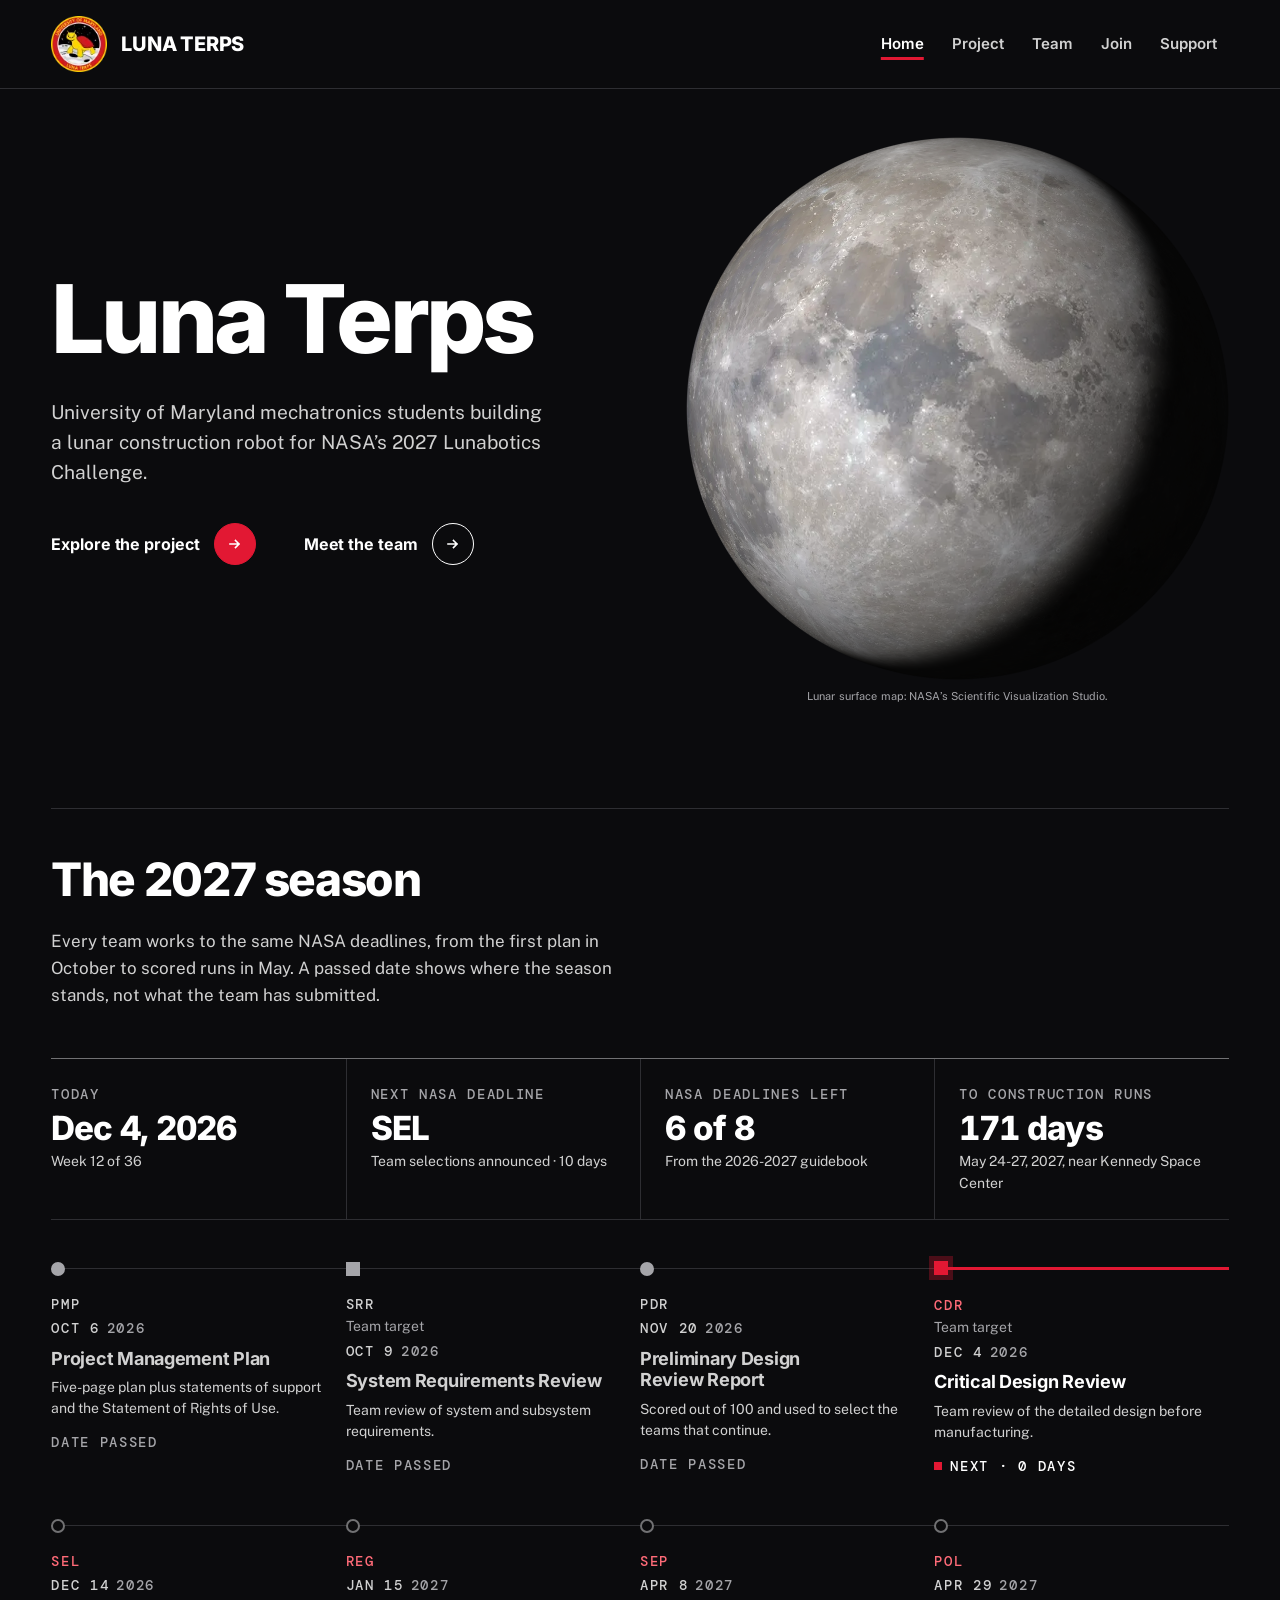
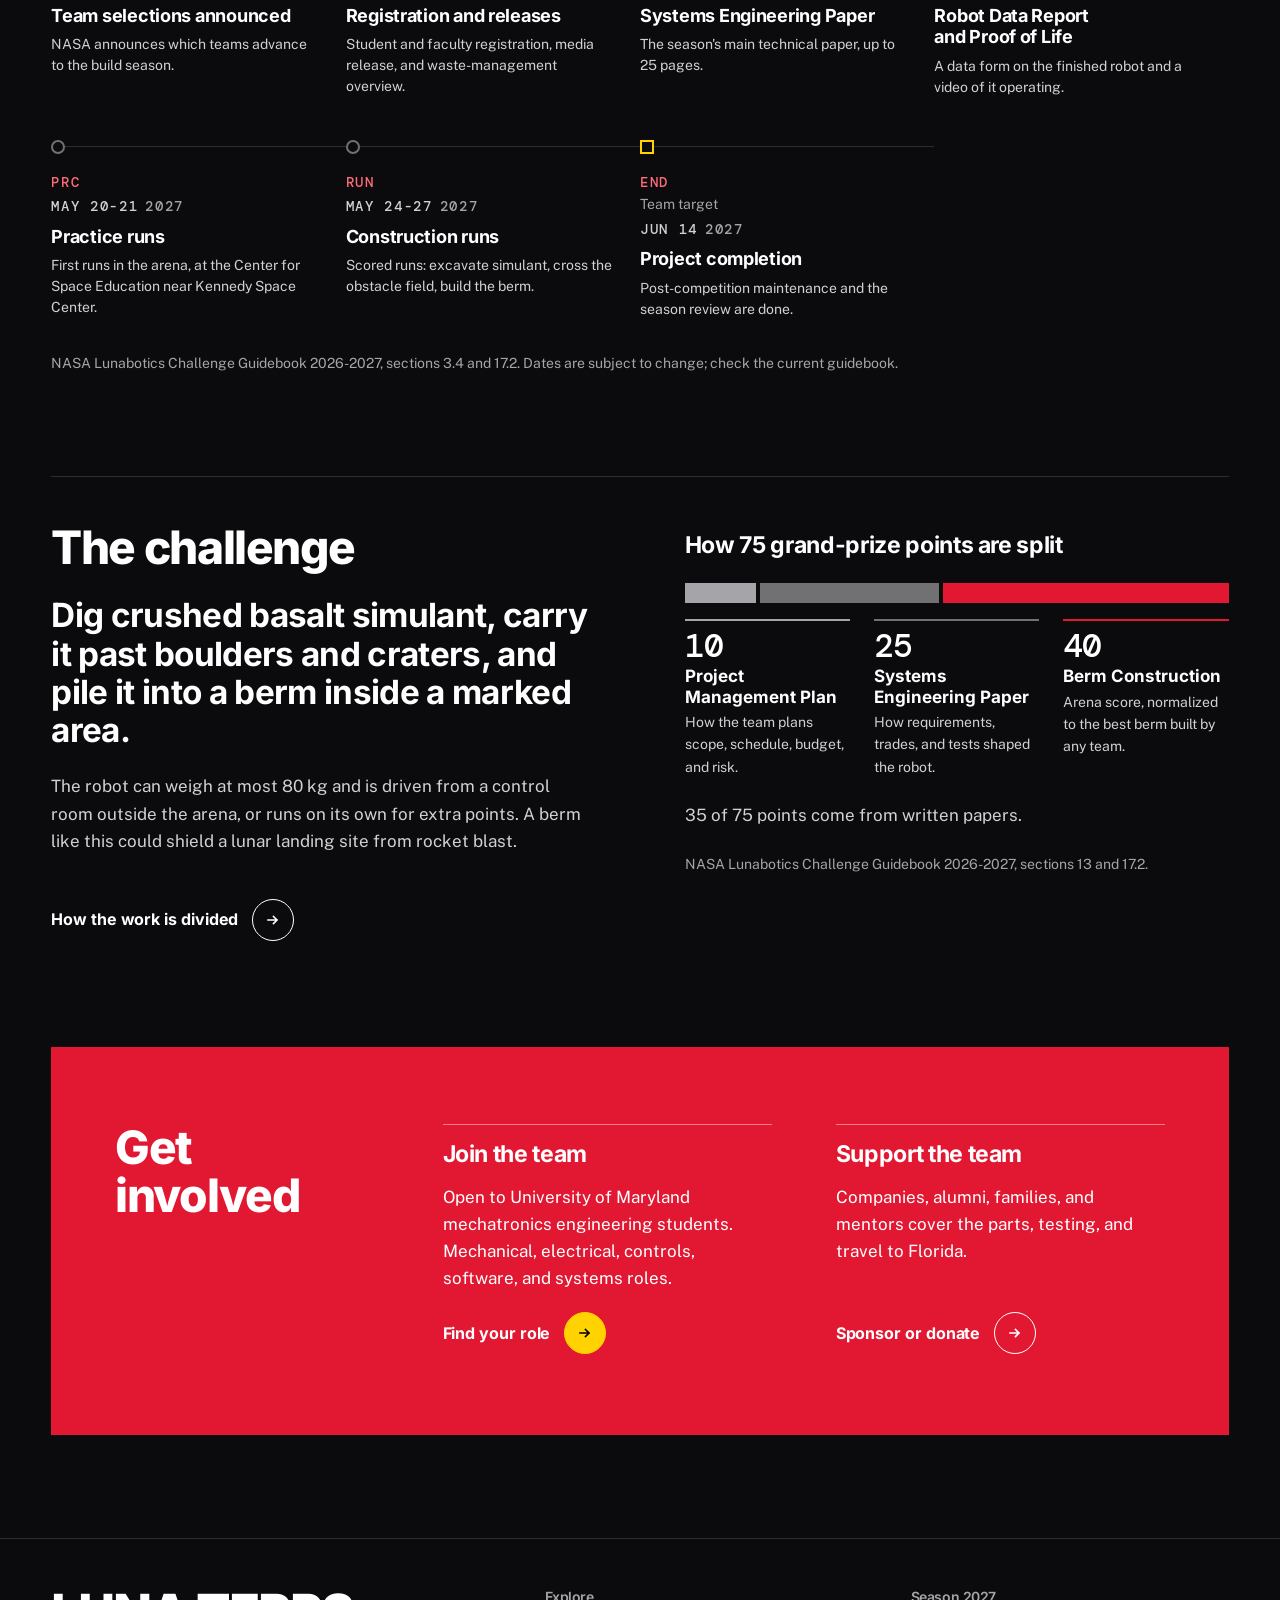
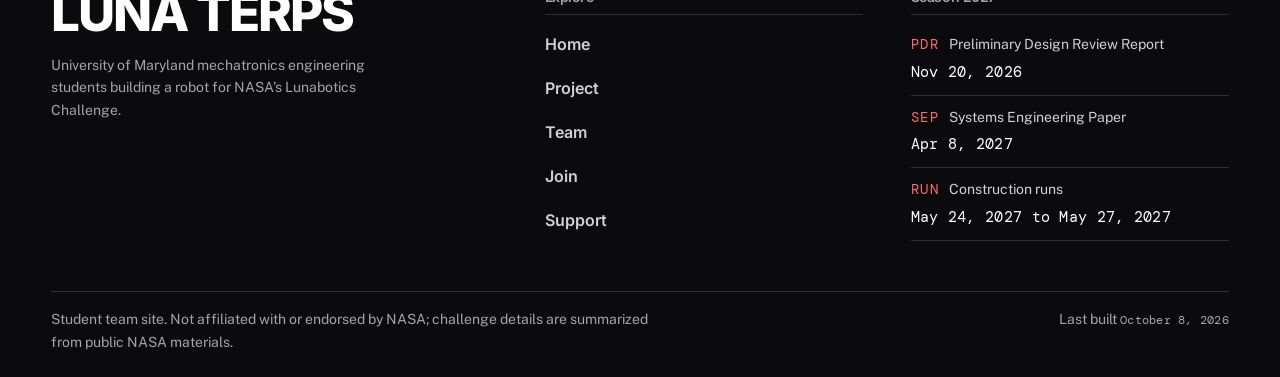
<file: index.html>
<!DOCTYPE html><html lang="en"><head><meta charset="UTF-8"><meta name="viewport" content="width=device-width, initial-scale=1.0"><script>
      document.documentElement.classList.add("js");
    </script><style>@font-face{font-family:"Public Sans-2d135a95691f348c";src:url("/_astro/fonts/2645fa5dd617e58a.woff2") format("woff2");font-display:swap;unicode-range:U+0000-00FF,U+0131,U+0152-0153,U+02BB-02BC,U+02C6,U+02DA,U+02DC,U+0304,U+0308,U+0329,U+2000-206F,U+20AC,U+2122,U+2191,U+2193,U+2212,U+2215,U+FEFF,U+FFFD;font-weight:400;font-style:normal;}@font-face{font-family:"Public Sans-2d135a95691f348c";src:url("/_astro/fonts/f80018d50cfca3e5.woff2") format("woff2");font-display:swap;unicode-range:U+0000-00FF,U+0131,U+0152-0153,U+02BB-02BC,U+02C6,U+02DA,U+02DC,U+0304,U+0308,U+0329,U+2000-206F,U+20AC,U+2122,U+2191,U+2193,U+2212,U+2215,U+FEFF,U+FFFD;font-weight:400;font-style:italic;}@font-face{font-family:"Public Sans-2d135a95691f348c";src:url("/_astro/fonts/7cfe925df0fb5a49.woff2") format("woff2");font-display:swap;unicode-range:U+0000-00FF,U+0131,U+0152-0153,U+02BB-02BC,U+02C6,U+02DA,U+02DC,U+0304,U+0308,U+0329,U+2000-206F,U+20AC,U+2122,U+2191,U+2193,U+2212,U+2215,U+FEFF,U+FFFD;font-weight:600;font-style:normal;}@font-face{font-family:"Public Sans-2d135a95691f348c fallback: Arial";src:local("Arial");font-display:swap;font-weight:400;font-style:normal;size-adjust:104.8675%;ascent-override:90.5905%;descent-override:21.4557%;line-gap-override:0%;}@font-face{font-family:"Public Sans-2d135a95691f348c fallback: Arial";src:local("Arial");font-display:swap;font-weight:400;font-style:italic;size-adjust:104.8675%;ascent-override:90.5905%;descent-override:21.4557%;line-gap-override:0%;}@font-face{font-family:"Public Sans-2d135a95691f348c fallback: Arial";src:local("Arial");font-display:swap;font-weight:600;font-style:normal;size-adjust:104.8675%;ascent-override:90.5905%;descent-override:21.4557%;line-gap-override:0%;}:root{--font-public-sans:"Public Sans-2d135a95691f348c","Public Sans-2d135a95691f348c fallback: Arial",sans-serif;}</style><link rel="preload" href="/_astro/fonts/2645fa5dd617e58a.woff2" as="font" type="font/woff2" crossorigin><style>@font-face{font-family:Inter-04549bc6d5974bb6;src:url("/_astro/fonts/219cc0e674850036.woff2") format("woff2");font-display:swap;unicode-range:U+0000-00FF,U+0131,U+0152-0153,U+02BB-02BC,U+02C6,U+02DA,U+02DC,U+0304,U+0308,U+0329,U+2000-206F,U+20AC,U+2122,U+2191,U+2193,U+2212,U+2215,U+FEFF,U+FFFD;font-weight:600;font-style:normal;}@font-face{font-family:Inter-04549bc6d5974bb6;src:url("/_astro/fonts/b6ab65e0d718600d.woff2") format("woff2");font-display:swap;unicode-range:U+0000-00FF,U+0131,U+0152-0153,U+02BB-02BC,U+02C6,U+02DA,U+02DC,U+0304,U+0308,U+0329,U+2000-206F,U+20AC,U+2122,U+2191,U+2193,U+2212,U+2215,U+FEFF,U+FFFD;font-weight:700;font-style:normal;}@font-face{font-family:Inter-04549bc6d5974bb6;src:url("/_astro/fonts/d5e3e0d4c9104e24.woff2") format("woff2");font-display:swap;unicode-range:U+0000-00FF,U+0131,U+0152-0153,U+02BB-02BC,U+02C6,U+02DA,U+02DC,U+0304,U+0308,U+0329,U+2000-206F,U+20AC,U+2122,U+2191,U+2193,U+2212,U+2215,U+FEFF,U+FFFD;font-weight:800;font-style:normal;}@font-face{font-family:"Inter-04549bc6d5974bb6 fallback: Arial";src:local("Arial");font-display:swap;font-weight:600;font-style:normal;size-adjust:109.31%;ascent-override:88.6241%;descent-override:22.0667%;line-gap-override:0%;}@font-face{font-family:"Inter-04549bc6d5974bb6 fallback: Arial Bold";src:local("Arial Bold");font-display:swap;font-weight:700;font-style:normal;size-adjust:101.5259%;ascent-override:95.419%;descent-override:23.7586%;line-gap-override:0%;}@font-face{font-family:"Inter-04549bc6d5974bb6 fallback: Arial Bold";src:local("Arial Bold");font-display:swap;font-weight:800;font-style:normal;size-adjust:101.5259%;ascent-override:95.419%;descent-override:23.7586%;line-gap-override:0%;}:root{--font-inter:Inter-04549bc6d5974bb6,"Inter-04549bc6d5974bb6 fallback: Arial","Inter-04549bc6d5974bb6 fallback: Arial Bold",sans-serif;}</style><link rel="preload" href="/_astro/fonts/d5e3e0d4c9104e24.woff2" as="font" type="font/woff2" crossorigin><style>@font-face{font-family:"DM Mono-d6107e1344e573d3";src:url("/_astro/fonts/edbcd38e711afc87.woff2") format("woff2");font-display:swap;unicode-range:U+0000-00FF,U+0131,U+0152-0153,U+02BB-02BC,U+02C6,U+02DA,U+02DC,U+0304,U+0308,U+0329,U+2000-206F,U+20AC,U+2122,U+2191,U+2193,U+2212,U+2215,U+FEFF,U+FFFD;font-weight:400;font-style:normal;}@font-face{font-family:"DM Mono-d6107e1344e573d3";src:url("/_astro/fonts/3c2a723ee9be7c21.woff2") format("woff2");font-display:swap;unicode-range:U+0000-00FF,U+0131,U+0152-0153,U+02BB-02BC,U+02C6,U+02DA,U+02DC,U+0304,U+0308,U+0329,U+2000-206F,U+20AC,U+2122,U+2191,U+2193,U+2212,U+2215,U+FEFF,U+FFFD;font-weight:500;font-style:normal;}@font-face{font-family:"DM Mono-d6107e1344e573d3 fallback: Courier New";src:local("Courier New");font-display:swap;font-weight:400;font-style:normal;size-adjust:99.9837%;ascent-override:99.2161%;descent-override:31.005%;}@font-face{font-family:"DM Mono-d6107e1344e573d3 fallback: Courier New";src:local("Courier New");font-display:swap;font-weight:500;font-style:normal;size-adjust:99.9837%;ascent-override:99.2161%;descent-override:31.005%;}:root{--font-dm-mono:"DM Mono-d6107e1344e573d3","DM Mono-d6107e1344e573d3 fallback: Courier New",monospace;}</style><link rel="preload" href="/_astro/fonts/3c2a723ee9be7c21.woff2" as="font" type="font/woff2" crossorigin><link rel="icon" type="image/png" sizes="32x32" href="/favicon-32.png"><link rel="apple-touch-icon" href="/apple-touch-icon.png"><meta name="theme-color" content="#0b0b0d"><title>Luna Terps</title><meta name="description" content="Luna Terps: University of Maryland mechatronics engineering students building a robot for NASA’s Lunabotics Challenge."><link rel="canonical" href="https://umd-lunaterps.github.io/"><meta property="og:type" content="website"><meta property="og:site_name" content="Luna Terps"><meta property="og:title" content="Luna Terps"><meta property="og:description" content="Luna Terps: University of Maryland mechatronics engineering students building a robot for NASA’s Lunabotics Challenge."><meta property="og:url" content="https://umd-lunaterps.github.io/"><meta property="og:locale" content="en_US"><script type="application/ld+json">{"@context":"https://schema.org","@type":"Organization","name":"Luna Terps","description":"Luna Terps is a team of University of Maryland mechatronics engineering students building a robot for NASA’s Lunabotics Challenge."}</script><link rel="stylesheet" href="/_astro/BaseLayout.bHjizO51.css"><link rel="stylesheet" href="/_astro/index.CNRgc_6R.css"><link rel="stylesheet" href="/_astro/SeasonTimeline.DMg5Qvhl.css"></head><body><a class="skip-link" href="#main-content">Skip to main content</a><header class="site-header" data-site-header data-astro-cid-nen7h5rs><div class="brand-rail site-width" data-astro-cid-nen7h5rs><a class="brand" href="/" aria-label="Luna Terps home" data-astro-cid-nen7h5rs><img src="/_astro/luna-terps-logo.C_yWVDvw_1jfBid.webp" srcset="/_astro/luna-terps-logo.C_yWVDvw_1jfBid.webp 72w, /_astro/luna-terps-logo.C_yWVDvw_ZNXplv.webp 144w" alt sizes="72px" loading="eager" data-astro-cid-nen7h5rs="true" decoding="async" data-astro-image="constrained" data-astro-image-fit="cover" data-astro-image-pos="center" width="72" height="72"><span class="brand-name" data-astro-cid-nen7h5rs>Luna Terps</span></a><nav aria-label="Primary" data-astro-cid-nen7h5rs><button class="menu-toggle" type="button" aria-expanded="false" aria-controls="primary-navigation" data-astro-cid-nen7h5rs><span data-astro-cid-nen7h5rs>Menu</span><svg aria-hidden="true" width="20" height="20" viewBox="0 0 20 20" fill="none" data-astro-cid-nen7h5rs><path d="M3 6h14M3 14h14" stroke="currentColor" stroke-width="1.5" data-astro-cid-nen7h5rs></path></svg></button><ul id="primary-navigation" data-astro-cid-nen7h5rs><li data-astro-cid-nen7h5rs><a href="/" aria-current="page" data-astro-cid-nen7h5rs>Home</a></li><li data-astro-cid-nen7h5rs><a href="/project" data-astro-cid-nen7h5rs>Project</a></li><li data-astro-cid-nen7h5rs><a href="/team" data-astro-cid-nen7h5rs>Team</a></li><li data-astro-cid-nen7h5rs><a href="/join" data-astro-cid-nen7h5rs>Join</a></li><li data-astro-cid-nen7h5rs><a href="/support" data-astro-cid-nen7h5rs>Support</a></li></ul></nav></div></header><script type="module">var e=document.querySelector(`[data-site-header]`),t=e?.querySelector(`.menu-toggle`),n=e?.querySelector(`#primary-navigation`);if(e&&t&&n){let r=window.matchMedia(`(min-width: 960px)`),i=null;document.addEventListener(`focusin`,t=>{i=t.target instanceof Element&&e.contains(t.target)?t.target:null}),document.addEventListener(`pointerdown`,t=>{t.target instanceof Node&&e.contains(t.target)||(i=null)});let a=n=>{t.setAttribute(`aria-expanded`,String(n)),e.dataset.menuOpen=String(n)};t.addEventListener(`click`,()=>a(t.getAttribute(`aria-expanded`)!==`true`)),document.addEventListener(`keydown`,e=>{e.key===`Escape`&&t.getAttribute(`aria-expanded`)===`true`&&(a(!1),t.focus())}),n.addEventListener(`click`,e=>{e.target instanceof Element&&e.target.closest(`a`)&&a(!1)}),r.addEventListener(`change`,()=>{let e=document.activeElement,o=e===null||e===document.body,s=i;a(!1),!r.matches&&s&&n.contains(s)?(o||n.contains(e))&&t.focus():r.matches&&s===t&&(o||e===t)&&n.querySelector(`a[aria-current], a`)?.focus()}),a(!1)}</script><main id="main-content" class="site-main" tabindex="-1"><div class="band site-body surface-lunar"><div class="site-width"><section class="hero" aria-labelledby="hero-title" data-astro-cid-ge2uvauf><div class="hero-copy" data-astro-cid-ge2uvauf><h1 id="hero-title" data-astro-cid-ge2uvauf><span class="hero-line" style="--line: 0" data-astro-cid-ge2uvauf>Luna Terps</span></h1><p class="hero-summary" data-astro-cid-ge2uvauf>University of Maryland mechatronics students building a lunar construction robot for NASA’s 2027 Lunabotics Challenge.</p><ul class="hero-actions" data-astro-cid-ge2uvauf><li data-astro-cid-ge2uvauf><a class="action action-primary" href="/project" data-astro-cid-ge2uvauf>Explore the project</a></li><li data-astro-cid-ge2uvauf><a class="action" href="/team" data-astro-cid-ge2uvauf>Meet the team</a></li></ul></div><div class="hero-media" data-astro-cid-ge2uvauf><figure class="globe" data-astro-cid-nkyvwkeu><div class="globe-stage" aria-hidden="true" data-astro-cid-nkyvwkeu><div class="globe-still" style="--map: url(&quot;/_astro/lroc-color-2k.oP9qLTl1_Z1LSUPq.webp&quot;)" data-astro-cid-nkyvwkeu></div><canvas class="globe-canvas" data-globe data-map="/_astro/lroc-color-2k.oP9qLTl1_Z1LSUPq.webp" data-astro-cid-nkyvwkeu></canvas></div><figcaption class="globe-credit" data-astro-cid-nkyvwkeu>Lunar surface map: NASA’s Scientific Visualization Studio.</figcaption></figure><script type="module">var e=`
    attribute vec2 a_position;
    varying vec2 v_point;
    void main() {
      v_point = a_position;
      gl_Position = vec4(a_position, 0.0, 1.0);
    }`,t=`
    precision highp float;
    uniform sampler2D u_map;
    uniform float u_turn;
    uniform vec3 u_light;
    uniform float u_pixel;
    varying vec2 v_point;
    void main() {
      vec2 p = vec2(v_point.x, v_point.y);
      float r = length(p);
      float edge = 1.0 - smoothstep(1.0 - u_pixel * 1.5, 1.0, r);
      if (edge <= 0.0) { gl_FragColor = vec4(0.0); return; }
      vec3 n = vec3(p, sqrt(max(0.0, 1.0 - r * r)));
      float c = cos(u_turn);
      float s = sin(u_turn);
      vec3 m = vec3(c * n.x + s * n.z, n.y, -s * n.x + c * n.z);
      vec2 uv = vec2(atan(m.x, m.z) / 6.2831853 + 0.5, 0.5 - asin(m.y) / 3.1415927);
      vec3 albedo = texture2D(u_map, uv).rgb;
      float light = dot(n, normalize(u_light));
      float day = smoothstep(-0.06, 0.18, light);
      float limb = mix(0.62, 1.0, pow(n.z, 0.4));
      vec3 color = albedo * (0.035 + day * (0.25 + 0.95 * max(light, 0.0))) * limb;
      gl_FragColor = vec4(color * edge, edge);
    }`,n=document.querySelector(`[data-globe]`),r=n?.getContext(`webgl`,{premultipliedAlpha:!0,antialias:!0});if(n&&r){let i=(e,t)=>{let n=r.createShader(e);return r.shaderSource(n,t),r.compileShader(n),n},a=r.createProgram();if(r.attachShader(a,i(r.VERTEX_SHADER,e)),r.attachShader(a,i(r.FRAGMENT_SHADER,t)),r.linkProgram(a),r.getProgramParameter(a,r.LINK_STATUS)){r.useProgram(a);let e=r.createBuffer();r.bindBuffer(r.ARRAY_BUFFER,e),r.bufferData(r.ARRAY_BUFFER,new Float32Array([-1,-1,1,-1,-1,1,1,1]),r.STATIC_DRAW);let t=r.getAttribLocation(a,`a_position`);r.enableVertexAttribArray(t),r.vertexAttribPointer(t,2,r.FLOAT,!1,0,0);let i=r.getUniformLocation(a,`u_turn`),o=r.getUniformLocation(a,`u_light`),s=r.getUniformLocation(a,`u_pixel`),c=matchMedia(`(prefers-reduced-motion: reduce)`),l=1800,u=Math.PI*2/12e4,d=e=>1-(1-e)**4,f=0,p=0,m=.6,h=!1,g=!0,_=()=>{let e=Math.min(window.devicePixelRatio||1,2),t=Math.round(n.clientWidth*e);t>0&&n.width!==t&&(n.width=t,n.height=t),r.viewport(0,0,n.width,n.height),r.uniform1f(s,2/Math.max(n.width,1))},v=e=>{let t=2.55+-1.8299999999999998*(c.matches?1:d(Math.min(1,(e-f)/l)));r.uniform3f(o,-Math.sin(t),.32,Math.cos(t)),r.uniform1f(i,m),r.clearColor(0,0,0,0),r.clear(r.COLOR_BUFFER_BIT),r.drawArrays(r.TRIANGLE_STRIP,0,4)},y=e=>{h&&(p&&(m+=(e-p)*u),p=e,v(e),requestAnimationFrame(y))},b=()=>{h||c.matches||!g||document.hidden||(h=!0,p=0,requestAnimationFrame(y))},x=()=>{h=!1},S=r.createTexture(),C=new Image;C.decoding=`async`,C.onload=()=>{r.bindTexture(r.TEXTURE_2D,S),r.pixelStorei(r.UNPACK_FLIP_Y_WEBGL,!1),r.texImage2D(r.TEXTURE_2D,0,r.RGB,r.RGB,r.UNSIGNED_BYTE,C),r.texParameteri(r.TEXTURE_2D,r.TEXTURE_WRAP_S,r.REPEAT),r.texParameteri(r.TEXTURE_2D,r.TEXTURE_WRAP_T,r.CLAMP_TO_EDGE),r.texParameteri(r.TEXTURE_2D,r.TEXTURE_MIN_FILTER,r.LINEAR),r.texParameteri(r.TEXTURE_2D,r.TEXTURE_MAG_FILTER,r.LINEAR),_();let e=n.getBoundingClientRect(),t=e.top<innerHeight&&e.bottom>0;f=performance.now()-(t&&!document.hidden?0:l),n.closest(`.globe`)?.classList.add(`is-live`),v(f),b()},C.src=n.dataset.map,new ResizeObserver(()=>{_(),h||v(performance.now())}).observe(n),new IntersectionObserver(([e])=>{g=e.isIntersecting,g?b():x()}).observe(n),document.addEventListener(`visibilitychange`,()=>document.hidden?x():b()),c.addEventListener(`change`,()=>{c.matches?(x(),v(performance.now())):b()})}}</script></div></section><section class="season-band rail" aria-labelledby="season-title" data-astro-cid-lcdefpme><div class="section-heading"><h2 id="season-title">The 2027 season</h2><p>Every team works to the same NASA deadlines, from the first plan in October to scored runs in May. A passed date shows where the season stands, not what the team has submitted.</p></div><div class="season" data-season data-astro-cid-ukwscio4><div class="readout" data-astro-cid-ukwscio4><dl class="readout-cells" data-astro-cid-ukwscio4><div data-readout-cell data-astro-cid-ukwscio4><dt data-astro-cid-ukwscio4>Today</dt><dd data-astro-cid-ukwscio4><span class="readout-value" data-astro-cid-ukwscio4>Oct 8, 2026</span><span class="readout-detail" data-astro-cid-ukwscio4>Week 4 of 36</span></dd></div><div data-readout-cell data-astro-cid-ukwscio4><dt data-astro-cid-ukwscio4>Next NASA deadline</dt><dd data-astro-cid-ukwscio4><span class="readout-value" data-astro-cid-ukwscio4>PDR</span><span class="readout-detail" data-astro-cid-ukwscio4>Preliminary Design Review Report · 43 days</span></dd></div><div data-readout-cell data-astro-cid-ukwscio4><dt data-astro-cid-ukwscio4>NASA deadlines left</dt><dd data-astro-cid-ukwscio4><span class="readout-value" data-astro-cid-ukwscio4>7 of 8</span><span class="readout-detail" data-astro-cid-ukwscio4>From the 2026-2027 guidebook</span></dd></div><div data-readout-cell data-astro-cid-ukwscio4><dt data-astro-cid-ukwscio4>To construction runs</dt><dd data-astro-cid-ukwscio4><span class="readout-value" data-astro-cid-ukwscio4>228 days</span><span class="readout-detail" data-astro-cid-ukwscio4>May 24-27, 2027, near Kennedy Space Center</span></dd></div></dl></div><ol class="gates" data-astro-cid-ukwscio4><li class="gate" data-kind="nasa" data-state="past" data-date="2026-10-06" data-end="2026-10-06" data-astro-cid-ukwscio4><span class="gate-marker" aria-hidden="true" data-astro-cid-ukwscio4></span><p class="gate-data" data-astro-cid-ukwscio4><span class="gate-code" data-astro-cid-ukwscio4>PMP</span><time datetime="2026-10-06" data-astro-cid-ukwscio4>Oct 6<span class="gate-year" data-astro-cid-ukwscio4>2026</span></time></p><h3 data-astro-cid-ukwscio4>Project Management Plan</h3><p class="gate-detail" data-astro-cid-ukwscio4>Five-page plan plus statements of support and the Statement of Rights of Use.</p><p class="gate-state" data-gate-state data-astro-cid-ukwscio4>Date passed</p></li><li class="gate" data-kind="team" data-state="next" data-date="2026-10-09" data-end="2026-10-09" data-astro-cid-ukwscio4><span class="gate-marker" aria-hidden="true" data-astro-cid-ukwscio4></span><p class="gate-data" data-astro-cid-ukwscio4><span class="gate-code" data-astro-cid-ukwscio4>SRR<span class="gate-kind" data-astro-cid-ukwscio4>Team target</span></span><time datetime="2026-10-09" data-astro-cid-ukwscio4>Oct 9<span class="gate-year" data-astro-cid-ukwscio4>2026</span></time></p><h3 data-astro-cid-ukwscio4>System Requirements Review</h3><p class="gate-detail" data-astro-cid-ukwscio4>Team review of system and subsystem requirements.</p><p class="gate-state" data-gate-state data-astro-cid-ukwscio4>Next · 1 days</p></li><li class="gate" data-kind="nasa" data-state="upcoming" data-date="2026-11-20" data-end="2026-11-20" data-astro-cid-ukwscio4><span class="gate-marker" aria-hidden="true" data-astro-cid-ukwscio4></span><p class="gate-data" data-astro-cid-ukwscio4><span class="gate-code" data-astro-cid-ukwscio4>PDR</span><time datetime="2026-11-20" data-astro-cid-ukwscio4>Nov 20<span class="gate-year" data-astro-cid-ukwscio4>2026</span></time></p><h3 data-astro-cid-ukwscio4>Preliminary Design Review Report</h3><p class="gate-detail" data-astro-cid-ukwscio4>Scored out of 100 and used to select the teams that continue.</p><p class="gate-state" data-gate-state data-astro-cid-ukwscio4></p></li><li class="gate" data-kind="team" data-state="upcoming" data-date="2026-12-04" data-end="2026-12-04" data-astro-cid-ukwscio4><span class="gate-marker" aria-hidden="true" data-astro-cid-ukwscio4></span><p class="gate-data" data-astro-cid-ukwscio4><span class="gate-code" data-astro-cid-ukwscio4>CDR<span class="gate-kind" data-astro-cid-ukwscio4>Team target</span></span><time datetime="2026-12-04" data-astro-cid-ukwscio4>Dec 4<span class="gate-year" data-astro-cid-ukwscio4>2026</span></time></p><h3 data-astro-cid-ukwscio4>Critical Design Review</h3><p class="gate-detail" data-astro-cid-ukwscio4>Team review of the detailed design before manufacturing.</p><p class="gate-state" data-gate-state data-astro-cid-ukwscio4></p></li><li class="gate" data-kind="nasa" data-state="upcoming" data-date="2026-12-14" data-end="2026-12-14" data-astro-cid-ukwscio4><span class="gate-marker" aria-hidden="true" data-astro-cid-ukwscio4></span><p class="gate-data" data-astro-cid-ukwscio4><span class="gate-code" data-astro-cid-ukwscio4>SEL</span><time datetime="2026-12-14" data-astro-cid-ukwscio4>Dec 14<span class="gate-year" data-astro-cid-ukwscio4>2026</span></time></p><h3 data-astro-cid-ukwscio4>Team selections announced</h3><p class="gate-detail" data-astro-cid-ukwscio4>NASA announces which teams advance to the build season.</p><p class="gate-state" data-gate-state data-astro-cid-ukwscio4></p></li><li class="gate" data-kind="nasa" data-state="upcoming" data-date="2027-01-15" data-end="2027-01-15" data-astro-cid-ukwscio4><span class="gate-marker" aria-hidden="true" data-astro-cid-ukwscio4></span><p class="gate-data" data-astro-cid-ukwscio4><span class="gate-code" data-astro-cid-ukwscio4>REG</span><time datetime="2027-01-15" data-astro-cid-ukwscio4>Jan 15<span class="gate-year" data-astro-cid-ukwscio4>2027</span></time></p><h3 data-astro-cid-ukwscio4>Registration and releases</h3><p class="gate-detail" data-astro-cid-ukwscio4>Student and faculty registration, media release, and waste-management overview.</p><p class="gate-state" data-gate-state data-astro-cid-ukwscio4></p></li><li class="gate" data-kind="nasa" data-state="upcoming" data-date="2027-04-08" data-end="2027-04-08" data-astro-cid-ukwscio4><span class="gate-marker" aria-hidden="true" data-astro-cid-ukwscio4></span><p class="gate-data" data-astro-cid-ukwscio4><span class="gate-code" data-astro-cid-ukwscio4>SEP</span><time datetime="2027-04-08" data-astro-cid-ukwscio4>Apr 8<span class="gate-year" data-astro-cid-ukwscio4>2027</span></time></p><h3 data-astro-cid-ukwscio4>Systems Engineering Paper</h3><p class="gate-detail" data-astro-cid-ukwscio4>The season&#39;s main technical paper, up to 25 pages.</p><p class="gate-state" data-gate-state data-astro-cid-ukwscio4></p></li><li class="gate" data-kind="nasa" data-state="upcoming" data-date="2027-04-29" data-end="2027-04-29" data-astro-cid-ukwscio4><span class="gate-marker" aria-hidden="true" data-astro-cid-ukwscio4></span><p class="gate-data" data-astro-cid-ukwscio4><span class="gate-code" data-astro-cid-ukwscio4>POL</span><time datetime="2027-04-29" data-astro-cid-ukwscio4>Apr 29<span class="gate-year" data-astro-cid-ukwscio4>2027</span></time></p><h3 data-astro-cid-ukwscio4>Robot Data Report and Proof of Life</h3><p class="gate-detail" data-astro-cid-ukwscio4>A data form on the finished robot and a video of it operating.</p><p class="gate-state" data-gate-state data-astro-cid-ukwscio4></p></li><li class="gate" data-kind="nasa" data-state="upcoming" data-date="2027-05-20" data-end="2027-05-21" data-astro-cid-ukwscio4><span class="gate-marker" aria-hidden="true" data-astro-cid-ukwscio4></span><p class="gate-data" data-astro-cid-ukwscio4><span class="gate-code" data-astro-cid-ukwscio4>PRC</span><time datetime="2027-05-20" data-astro-cid-ukwscio4>May 20-21<span class="gate-year" data-astro-cid-ukwscio4>2027</span></time></p><h3 data-astro-cid-ukwscio4>Practice runs</h3><p class="gate-detail" data-astro-cid-ukwscio4>First runs in the arena, at the Center for Space Education near Kennedy Space Center.</p><p class="gate-state" data-gate-state data-astro-cid-ukwscio4></p></li><li class="gate" data-kind="nasa" data-state="upcoming" data-date="2027-05-24" data-end="2027-05-27" data-astro-cid-ukwscio4><span class="gate-marker" aria-hidden="true" data-astro-cid-ukwscio4></span><p class="gate-data" data-astro-cid-ukwscio4><span class="gate-code" data-astro-cid-ukwscio4>RUN</span><time datetime="2027-05-24" data-astro-cid-ukwscio4>May 24-27<span class="gate-year" data-astro-cid-ukwscio4>2027</span></time></p><h3 data-astro-cid-ukwscio4>Construction runs</h3><p class="gate-detail" data-astro-cid-ukwscio4>Scored runs: excavate simulant, cross the obstacle field, build the berm.</p><p class="gate-state" data-gate-state data-astro-cid-ukwscio4></p></li><li class="gate" data-kind="team" data-state="upcoming" data-date="2027-06-14" data-end="2027-06-14" data-astro-cid-ukwscio4><span class="gate-marker" aria-hidden="true" data-astro-cid-ukwscio4></span><p class="gate-data" data-astro-cid-ukwscio4><span class="gate-code" data-astro-cid-ukwscio4>END<span class="gate-kind" data-astro-cid-ukwscio4>Team target</span></span><time datetime="2027-06-14" data-astro-cid-ukwscio4>Jun 14<span class="gate-year" data-astro-cid-ukwscio4>2027</span></time></p><h3 data-astro-cid-ukwscio4>Project completion</h3><p class="gate-detail" data-astro-cid-ukwscio4>Post-competition maintenance and the season review are done.</p><p class="gate-state" data-gate-state data-astro-cid-ukwscio4></p></li></ol><p class="source" data-astro-cid-ukwscio4>NASA Lunabotics Challenge Guidebook 2026-2027, sections 3.4 and 17.2. Dates are subject to change; check the current guidebook.</p></div><script type="module">var e=Object.freeze([{date:`2026-10-06`,code:`PMP`,title:`Project Management Plan`,detail:`Five-page plan plus statements of support and the Statement of Rights of Use.`},{date:`2026-11-20`,code:`PDR`,title:`Preliminary Design Review Report`,detail:`Scored out of 100 and used to select the teams that continue.`},{date:`2026-12-14`,code:`SEL`,title:`Team selections announced`,detail:`NASA announces which teams advance to the build season.`},{date:`2027-01-15`,code:`REG`,title:`Registration and releases`,detail:`Student and faculty registration, media release, and waste-management overview.`},{date:`2027-04-08`,code:`SEP`,title:`Systems Engineering Paper`,detail:`The season's main technical paper, up to 25 pages.`},{date:`2027-04-29`,code:`POL`,title:`Robot Data Report and Proof of Life`,detail:`A data form on the finished robot and a video of it operating.`},{date:`2027-05-20`,endDate:`2027-05-21`,code:`PRC`,title:`Practice runs`,detail:`First runs in the arena, at the Center for Space Education near Kennedy Space Center.`},{date:`2027-05-24`,endDate:`2027-05-27`,code:`RUN`,title:`Construction runs`,detail:`Scored runs: excavate simulant, cross the obstacle field, build the berm.`}]),t=Object.freeze([{date:`2026-10-09`,code:`SRR`,title:`System Requirements Review`,detail:`Team review of system and subsystem requirements.`},{date:`2026-12-04`,code:`CDR`,title:`Critical Design Review`,detail:`Team review of the detailed design before manufacturing.`},{date:`2027-06-14`,code:`END`,title:`Project completion`,detail:`Post-competition maintenance and the season review are done.`}]),n=Object.freeze([...e.map(e=>({...e,kind:`nasa`})),...t.map(e=>({...e,kind:`team`}))].sort((e,t)=>e.date.localeCompare(t.date)));Object.freeze([{code:`PMP`,label:`Project Management Plan`,points:10,detail:`How the team plans scope, schedule, budget, and risk.`},{code:`SEP`,label:`Systems Engineering Paper`,points:25,detail:`How requirements, trades, and tests shaped the robot.`},{code:`BC`,label:`Berm Construction`,points:40,detail:`Arena score, normalized to the best berm built by any team.`}]).reduce((e,{points:t})=>e+t,0),Object.freeze([{label:`Robot mass`,value:`≤ 80 kg`},{label:`Arena`,value:`6.8 × 5.0 m`},{label:`Simulant`,value:`BP-1 basalt`},{label:`Scored runs`,value:`May 24-27, 2027`}]);var r=864e5,i=e=>Date.parse(`${e}T00:00:00Z`);function a(e,t){let n=Date.UTC(t.getUTCFullYear(),t.getUTCMonth(),t.getUTCDate()),r=!1;return e.map(({date:e,endDate:t})=>i(t??e)<n?`past`:r?`upcoming`:(r=!0,`next`))}function o(e,t){let n=Date.UTC(t.getUTCFullYear(),t.getUTCMonth(),t.getUTCDate());return Math.max(0,Math.round((i(e)-n)/r))}var s=`2026-09-17`,c=e.at(-1).endDate??e.at(-1).date,l=e.find(({code:e})=>e===`RUN`),u=new Intl.DateTimeFormat(`en-US`,{month:`short`,day:`numeric`,year:`numeric`,timeZone:`UTC`}),d=(e,t)=>`${e} ${t}${e===1?``:`s`}`;function f(t){let n=Date.UTC(t.getUTCFullYear(),t.getUTCMonth(),t.getUTCDate()),f=i(s),p=i(c),m=Math.ceil((p-f)/(7*r)),h=Math.min(m,Math.max(1,Math.floor((n-f)/(7*r))+1)),g=a(e,t),_=g.indexOf(`next`),v=_===-1?void 0:e[_],y=g.filter(e=>e!==`past`).length,b=o(l.date,t);return{cells:[{label:`Today`,value:u.format(new Date(n)),detail:n<f?`Before the season opens`:n>p?`Season complete`:`Week ${h} of ${m}`},{label:`Next NASA deadline`,value:v?v.code:`None`,detail:v?`${v.title} · ${d(o(v.date,t),`day`)}`:`Every published deadline has passed`},{label:`NASA deadlines left`,value:`${y} of ${e.length}`,detail:`From the 2026-2027 guidebook`},{label:`To construction runs`,value:d(b,`day`),detail:`May 24-27, 2027, near Kennedy Space Center`}]}}var p=document.querySelector(`[data-season]`);if(p){let e=new Date,t=f(e);p.querySelectorAll(`[data-readout-cell]`).forEach((e,n)=>{let{value:r,detail:i}=t.cells[n];e.querySelector(`.readout-value`).textContent=r,e.querySelector(`.readout-detail`).textContent=i});let r=a(n,e);p.querySelectorAll(`.gate`).forEach((t,i)=>{let a=r[i];t.dataset.state=a;let s=t.querySelector(`[data-gate-state]`);s&&(s.textContent=a===`past`?`Date passed`:a===`next`?`Next · ${o(n[i].date,e)} days`:``)})}</script></section><section class="challenge rail" aria-labelledby="challenge-title" data-astro-cid-lcdefpme><div class="challenge-copy" data-astro-cid-lcdefpme><h2 id="challenge-title" data-astro-cid-lcdefpme>The challenge</h2><p class="challenge-lead" data-astro-cid-lcdefpme>Dig crushed basalt simulant, carry it past boulders and craters, and pile it into a berm inside a marked area.</p><p data-astro-cid-lcdefpme>The robot can weigh at most 80 kg and is driven from a control room outside the arena, or runs on its own for extra points. A berm like this could shield a lunar landing site from rocket blast.</p><a class="action" href="/project#systems-title" data-astro-cid-lcdefpme>How the work is divided</a></div><div class="challenge-score" data-astro-cid-lcdefpme><h3 data-astro-cid-lcdefpme>How 75 grand-prize points are split</h3><figure class="score" style="--columns: 10fr 25fr 40fr" data-astro-cid-kp6ilimk><div class="bar" aria-hidden="true" data-astro-cid-kp6ilimk><span class="segment paper-a" data-code="PMP" data-astro-cid-kp6ilimk></span><span class="segment paper-b" data-code="SEP" data-astro-cid-kp6ilimk></span><span class="segment robot" data-code="BC" data-astro-cid-kp6ilimk></span></div><ul class="legend" data-astro-cid-kp6ilimk><li class="paper-a" data-astro-cid-kp6ilimk><span class="points" data-astro-cid-kp6ilimk>10</span><span class="name" data-astro-cid-kp6ilimk>Project Management Plan</span><span class="detail" data-astro-cid-kp6ilimk>How the team plans scope, schedule, budget, and risk.</span></li><li class="paper-b" data-astro-cid-kp6ilimk><span class="points" data-astro-cid-kp6ilimk>25</span><span class="name" data-astro-cid-kp6ilimk>Systems Engineering Paper</span><span class="detail" data-astro-cid-kp6ilimk>How requirements, trades, and tests shaped the robot.</span></li><li class="robot" data-astro-cid-kp6ilimk><span class="points" data-astro-cid-kp6ilimk>40</span><span class="name" data-astro-cid-kp6ilimk>Berm Construction</span><span class="detail" data-astro-cid-kp6ilimk>Arena score, normalized to the best berm built by any team.</span></li></ul><figcaption class="total" data-astro-cid-kp6ilimk>35 of 75 points come from written papers.</figcaption></figure><p class="source" data-astro-cid-lcdefpme>NASA Lunabotics Challenge Guidebook 2026-2027, sections 13 and 17.2.</p></div></section><section class="invite" aria-labelledby="invite-title" data-astro-cid-lcdefpme><h2 id="invite-title" class="invite-title" data-astro-cid-lcdefpme>Get involved</h2><div class="invite-option" data-astro-cid-lcdefpme><h3 data-astro-cid-lcdefpme>Join the team</h3><p data-astro-cid-lcdefpme>Open to University of Maryland mechatronics engineering students. Mechanical, electrical, controls, software, and systems roles.</p><a class="action action-signal" href="/join" data-astro-cid-lcdefpme>Find your role</a></div><div class="invite-option" data-astro-cid-lcdefpme><h3 data-astro-cid-lcdefpme>Support the team</h3><p data-astro-cid-lcdefpme>Companies, alumni, families, and mentors cover the parts, testing, and travel to Florida.</p><a class="action action-on-red" href="/support" data-astro-cid-lcdefpme>Sponsor or donate</a></div></section></div></div></main><footer class="site-footer" data-astro-cid-jo6i4kqk><div class="site-width" data-astro-cid-jo6i4kqk><div class="footer-grid" data-astro-cid-jo6i4kqk><div class="footer-identity" data-astro-cid-jo6i4kqk><p class="footer-name" data-astro-cid-jo6i4kqk>Luna Terps</p><p class="footer-status" data-astro-cid-jo6i4kqk>University of Maryland mechatronics engineering students building a robot for NASA’s Lunabotics Challenge.</p></div><nav aria-label="Footer" data-astro-cid-jo6i4kqk><h2 class="footer-heading" data-astro-cid-jo6i4kqk>Explore</h2><ul data-astro-cid-jo6i4kqk><li data-astro-cid-jo6i4kqk><a href="/" data-astro-cid-jo6i4kqk>Home</a></li><li data-astro-cid-jo6i4kqk><a href="/project" data-astro-cid-jo6i4kqk>Project</a></li><li data-astro-cid-jo6i4kqk><a href="/team" data-astro-cid-jo6i4kqk>Team</a></li><li data-astro-cid-jo6i4kqk><a href="/join" data-astro-cid-jo6i4kqk>Join</a></li><li data-astro-cid-jo6i4kqk><a href="/support" data-astro-cid-jo6i4kqk>Support</a></li></ul></nav><div data-astro-cid-jo6i4kqk><h2 class="footer-heading" data-astro-cid-jo6i4kqk>Season 2027</h2><dl class="key-dates" data-astro-cid-jo6i4kqk><div data-astro-cid-jo6i4kqk><dt data-astro-cid-jo6i4kqk><span class="key-code" data-astro-cid-jo6i4kqk>PDR</span> Preliminary Design Review Report</dt><dd data-astro-cid-jo6i4kqk><time datetime="2026-11-20" data-astro-cid-jo6i4kqk>Nov 20, 2026</time></dd></div><div data-astro-cid-jo6i4kqk><dt data-astro-cid-jo6i4kqk><span class="key-code" data-astro-cid-jo6i4kqk>SEP</span> Systems Engineering Paper</dt><dd data-astro-cid-jo6i4kqk><time datetime="2027-04-08" data-astro-cid-jo6i4kqk>Apr 8, 2027</time></dd></div><div data-astro-cid-jo6i4kqk><dt data-astro-cid-jo6i4kqk><span class="key-code" data-astro-cid-jo6i4kqk>RUN</span> Construction runs</dt><dd data-astro-cid-jo6i4kqk><time datetime="2027-05-24" data-astro-cid-jo6i4kqk>May 24, 2027 to May 27, 2027</time></dd></div></dl></div></div><div class="footer-meta" data-astro-cid-jo6i4kqk><p data-astro-cid-jo6i4kqk>Student team site. Not affiliated with or endorsed by NASA; challenge details are summarized from public NASA materials.</p><p data-astro-cid-jo6i4kqk>Last built <time datetime="2026-10-08" data-astro-cid-jo6i4kqk>October 8, 2026</time></p></div></div></footer></body></html>
</file>
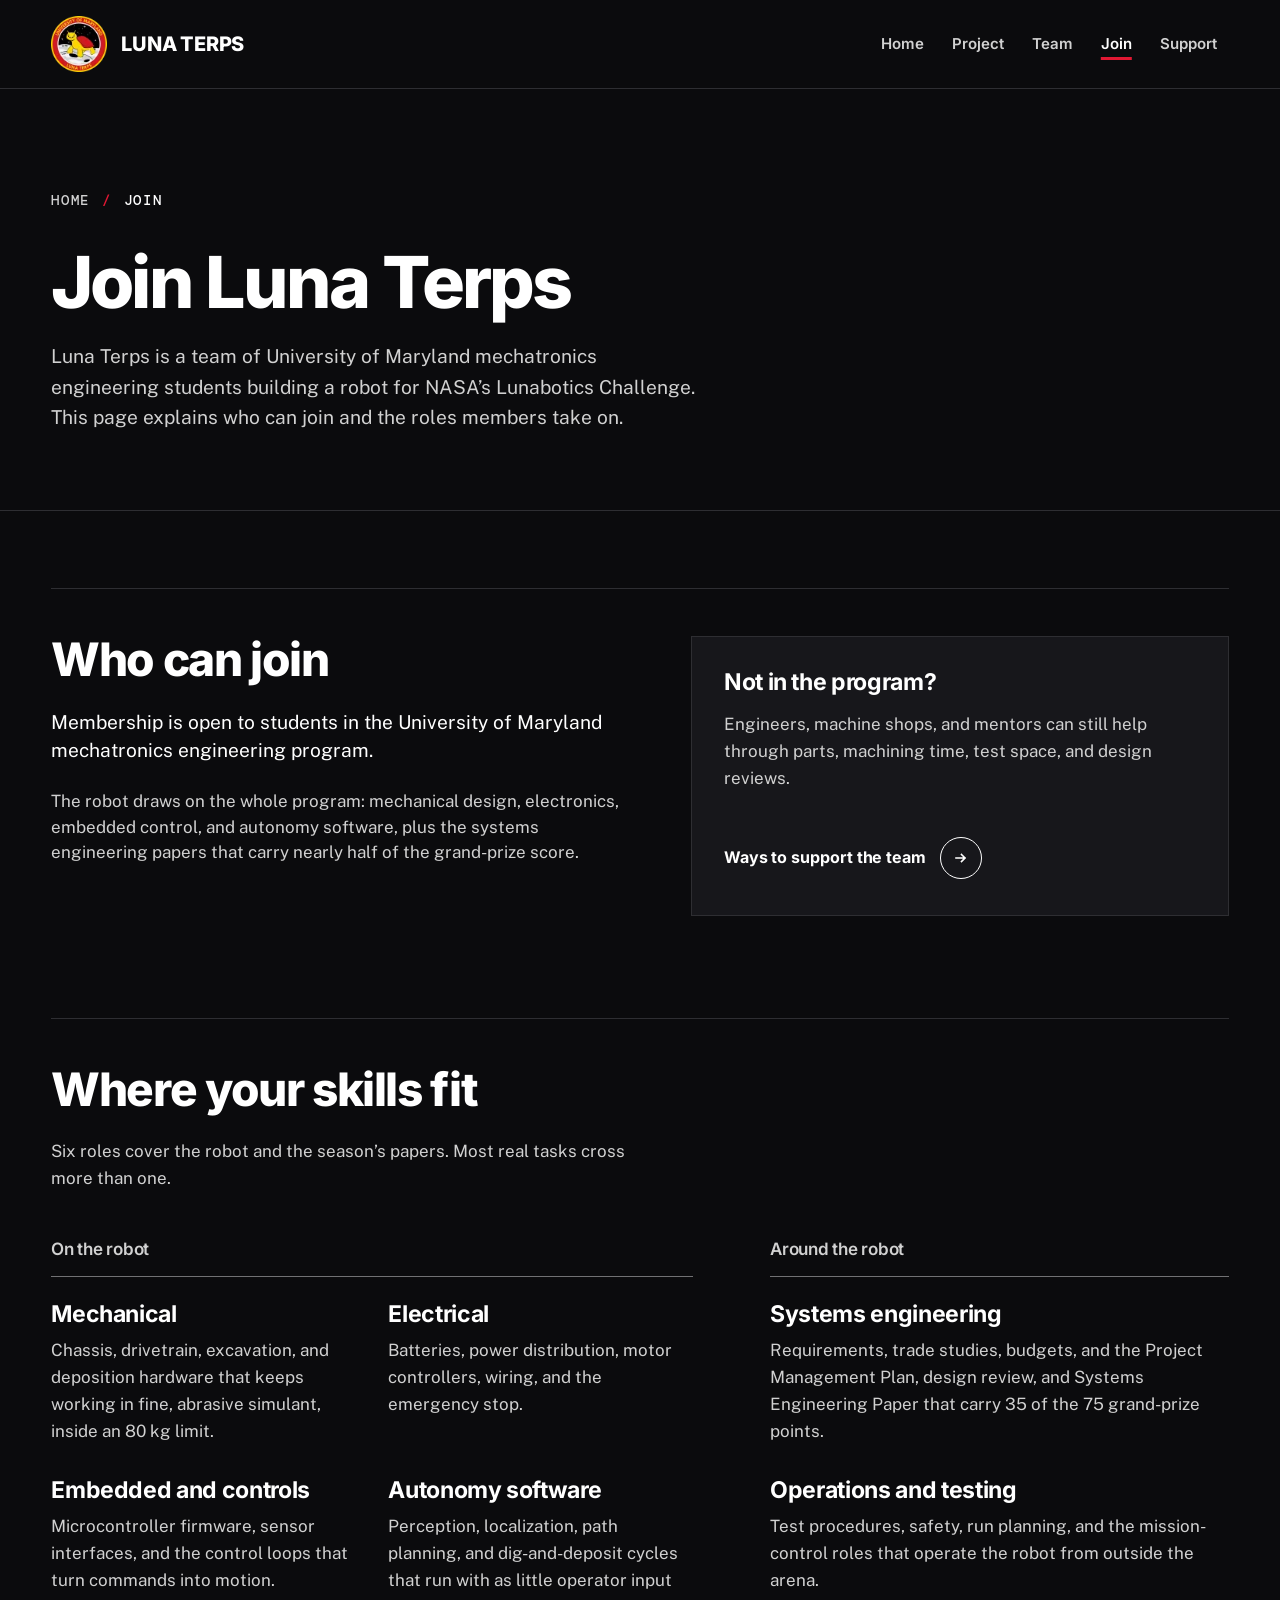
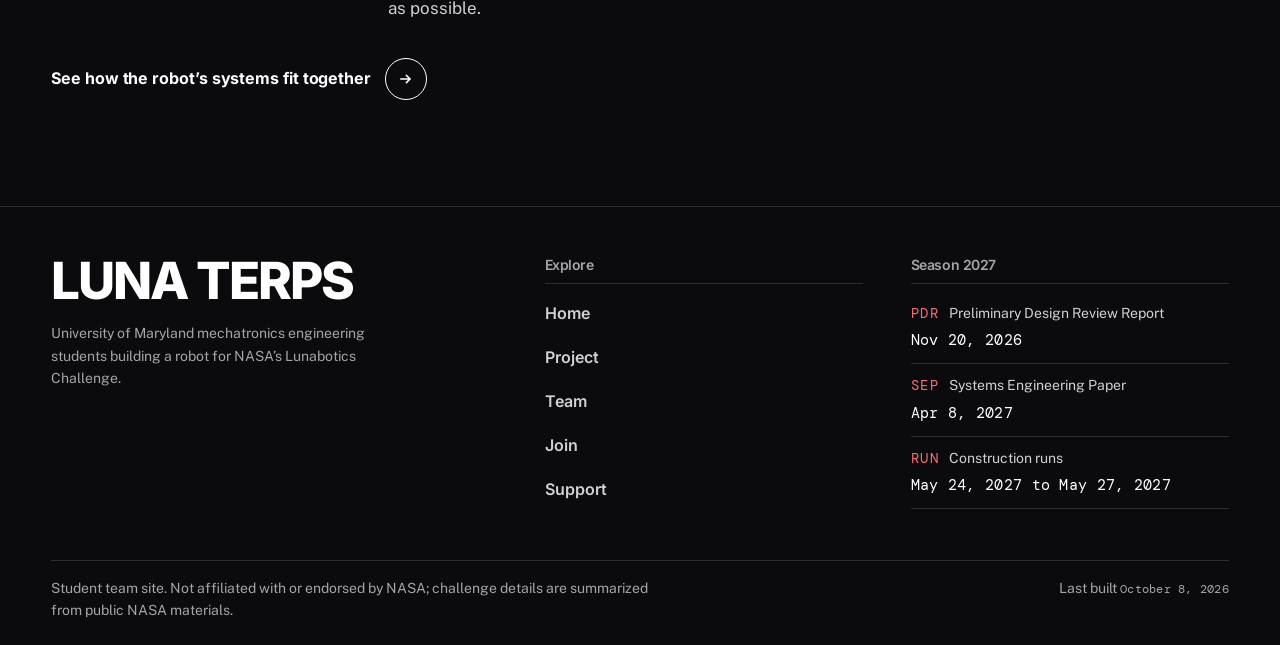
<file: join/index.html>
<!DOCTYPE html><html lang="en"><head><meta charset="UTF-8"><meta name="viewport" content="width=device-width, initial-scale=1.0"><script>
      document.documentElement.classList.add("js");
    </script><style>@font-face{font-family:"Public Sans-2d135a95691f348c";src:url("/_astro/fonts/2645fa5dd617e58a.woff2") format("woff2");font-display:swap;unicode-range:U+0000-00FF,U+0131,U+0152-0153,U+02BB-02BC,U+02C6,U+02DA,U+02DC,U+0304,U+0308,U+0329,U+2000-206F,U+20AC,U+2122,U+2191,U+2193,U+2212,U+2215,U+FEFF,U+FFFD;font-weight:400;font-style:normal;}@font-face{font-family:"Public Sans-2d135a95691f348c";src:url("/_astro/fonts/f80018d50cfca3e5.woff2") format("woff2");font-display:swap;unicode-range:U+0000-00FF,U+0131,U+0152-0153,U+02BB-02BC,U+02C6,U+02DA,U+02DC,U+0304,U+0308,U+0329,U+2000-206F,U+20AC,U+2122,U+2191,U+2193,U+2212,U+2215,U+FEFF,U+FFFD;font-weight:400;font-style:italic;}@font-face{font-family:"Public Sans-2d135a95691f348c";src:url("/_astro/fonts/7cfe925df0fb5a49.woff2") format("woff2");font-display:swap;unicode-range:U+0000-00FF,U+0131,U+0152-0153,U+02BB-02BC,U+02C6,U+02DA,U+02DC,U+0304,U+0308,U+0329,U+2000-206F,U+20AC,U+2122,U+2191,U+2193,U+2212,U+2215,U+FEFF,U+FFFD;font-weight:600;font-style:normal;}@font-face{font-family:"Public Sans-2d135a95691f348c fallback: Arial";src:local("Arial");font-display:swap;font-weight:400;font-style:normal;size-adjust:104.8675%;ascent-override:90.5905%;descent-override:21.4557%;line-gap-override:0%;}@font-face{font-family:"Public Sans-2d135a95691f348c fallback: Arial";src:local("Arial");font-display:swap;font-weight:400;font-style:italic;size-adjust:104.8675%;ascent-override:90.5905%;descent-override:21.4557%;line-gap-override:0%;}@font-face{font-family:"Public Sans-2d135a95691f348c fallback: Arial";src:local("Arial");font-display:swap;font-weight:600;font-style:normal;size-adjust:104.8675%;ascent-override:90.5905%;descent-override:21.4557%;line-gap-override:0%;}:root{--font-public-sans:"Public Sans-2d135a95691f348c","Public Sans-2d135a95691f348c fallback: Arial",sans-serif;}</style><link rel="preload" href="/_astro/fonts/2645fa5dd617e58a.woff2" as="font" type="font/woff2" crossorigin><style>@font-face{font-family:Inter-04549bc6d5974bb6;src:url("/_astro/fonts/219cc0e674850036.woff2") format("woff2");font-display:swap;unicode-range:U+0000-00FF,U+0131,U+0152-0153,U+02BB-02BC,U+02C6,U+02DA,U+02DC,U+0304,U+0308,U+0329,U+2000-206F,U+20AC,U+2122,U+2191,U+2193,U+2212,U+2215,U+FEFF,U+FFFD;font-weight:600;font-style:normal;}@font-face{font-family:Inter-04549bc6d5974bb6;src:url("/_astro/fonts/b6ab65e0d718600d.woff2") format("woff2");font-display:swap;unicode-range:U+0000-00FF,U+0131,U+0152-0153,U+02BB-02BC,U+02C6,U+02DA,U+02DC,U+0304,U+0308,U+0329,U+2000-206F,U+20AC,U+2122,U+2191,U+2193,U+2212,U+2215,U+FEFF,U+FFFD;font-weight:700;font-style:normal;}@font-face{font-family:Inter-04549bc6d5974bb6;src:url("/_astro/fonts/d5e3e0d4c9104e24.woff2") format("woff2");font-display:swap;unicode-range:U+0000-00FF,U+0131,U+0152-0153,U+02BB-02BC,U+02C6,U+02DA,U+02DC,U+0304,U+0308,U+0329,U+2000-206F,U+20AC,U+2122,U+2191,U+2193,U+2212,U+2215,U+FEFF,U+FFFD;font-weight:800;font-style:normal;}@font-face{font-family:"Inter-04549bc6d5974bb6 fallback: Arial";src:local("Arial");font-display:swap;font-weight:600;font-style:normal;size-adjust:109.31%;ascent-override:88.6241%;descent-override:22.0667%;line-gap-override:0%;}@font-face{font-family:"Inter-04549bc6d5974bb6 fallback: Arial Bold";src:local("Arial Bold");font-display:swap;font-weight:700;font-style:normal;size-adjust:101.5259%;ascent-override:95.419%;descent-override:23.7586%;line-gap-override:0%;}@font-face{font-family:"Inter-04549bc6d5974bb6 fallback: Arial Bold";src:local("Arial Bold");font-display:swap;font-weight:800;font-style:normal;size-adjust:101.5259%;ascent-override:95.419%;descent-override:23.7586%;line-gap-override:0%;}:root{--font-inter:Inter-04549bc6d5974bb6,"Inter-04549bc6d5974bb6 fallback: Arial","Inter-04549bc6d5974bb6 fallback: Arial Bold",sans-serif;}</style><link rel="preload" href="/_astro/fonts/d5e3e0d4c9104e24.woff2" as="font" type="font/woff2" crossorigin><style>@font-face{font-family:"DM Mono-d6107e1344e573d3";src:url("/_astro/fonts/edbcd38e711afc87.woff2") format("woff2");font-display:swap;unicode-range:U+0000-00FF,U+0131,U+0152-0153,U+02BB-02BC,U+02C6,U+02DA,U+02DC,U+0304,U+0308,U+0329,U+2000-206F,U+20AC,U+2122,U+2191,U+2193,U+2212,U+2215,U+FEFF,U+FFFD;font-weight:400;font-style:normal;}@font-face{font-family:"DM Mono-d6107e1344e573d3";src:url("/_astro/fonts/3c2a723ee9be7c21.woff2") format("woff2");font-display:swap;unicode-range:U+0000-00FF,U+0131,U+0152-0153,U+02BB-02BC,U+02C6,U+02DA,U+02DC,U+0304,U+0308,U+0329,U+2000-206F,U+20AC,U+2122,U+2191,U+2193,U+2212,U+2215,U+FEFF,U+FFFD;font-weight:500;font-style:normal;}@font-face{font-family:"DM Mono-d6107e1344e573d3 fallback: Courier New";src:local("Courier New");font-display:swap;font-weight:400;font-style:normal;size-adjust:99.9837%;ascent-override:99.2161%;descent-override:31.005%;}@font-face{font-family:"DM Mono-d6107e1344e573d3 fallback: Courier New";src:local("Courier New");font-display:swap;font-weight:500;font-style:normal;size-adjust:99.9837%;ascent-override:99.2161%;descent-override:31.005%;}:root{--font-dm-mono:"DM Mono-d6107e1344e573d3","DM Mono-d6107e1344e573d3 fallback: Courier New",monospace;}</style><link rel="preload" href="/_astro/fonts/3c2a723ee9be7c21.woff2" as="font" type="font/woff2" crossorigin><link rel="icon" type="image/png" sizes="32x32" href="/favicon-32.png"><link rel="apple-touch-icon" href="/apple-touch-icon.png"><meta name="theme-color" content="#0b0b0d"><title>Join | Luna Terps</title><meta name="description" content="Luna Terps membership is open to University of Maryland mechatronics engineering students. The roles members take on, and how others can help."><link rel="canonical" href="https://umd-lunaterps.github.io/join/"><meta property="og:type" content="website"><meta property="og:site_name" content="Luna Terps"><meta property="og:title" content="Join | Luna Terps"><meta property="og:description" content="Luna Terps membership is open to University of Maryland mechatronics engineering students. The roles members take on, and how others can help."><meta property="og:url" content="https://umd-lunaterps.github.io/join/"><meta property="og:locale" content="en_US"><script type="application/ld+json">{"@context":"https://schema.org","@type":"Organization","name":"Luna Terps","description":"Luna Terps is a team of University of Maryland mechatronics engineering students building a robot for NASA’s Lunabotics Challenge."}</script><link rel="stylesheet" href="/_astro/BaseLayout.bHjizO51.css"><style>.who[data-astro-cid-dtsopnsj],.skills[data-astro-cid-dtsopnsj],.contact[data-astro-cid-dtsopnsj]{margin-top:var(--space-6)}.who[data-astro-cid-dtsopnsj]{gap:var(--space-5);grid-template-columns:minmax(0,1.1fr) minmax(0,1fr);align-items:start;margin-top:0;display:grid}.who-copy[data-astro-cid-dtsopnsj]{max-width:var(--reading)}.who-copy[data-astro-cid-dtsopnsj] h2[data-astro-cid-dtsopnsj]{margin-bottom:var(--space-3)}.who-copy[data-astro-cid-dtsopnsj] p[data-astro-cid-dtsopnsj]{color:var(--fg);font-size:var(--text-lead);line-height:1.5}.who-copy[data-astro-cid-dtsopnsj] .who-detail[data-astro-cid-dtsopnsj]{color:var(--fg-soft);font-size:var(--text-body)}.discipline-note[data-astro-cid-dtsopnsj]{padding:clamp(var(--space-3), 3vw, var(--space-4));border:1px solid var(--rule);border-radius:var(--radius);background:var(--bg-raised);position:relative}.discipline-note[data-astro-cid-dtsopnsj] p[data-astro-cid-dtsopnsj]{margin-top:var(--space-2);color:var(--fg-soft)}.discipline-note[data-astro-cid-dtsopnsj] a[data-astro-cid-dtsopnsj],.section-link[data-astro-cid-dtsopnsj]{min-height:44px;margin-top:var(--space-2);align-items:center;display:inline-flex}.role-groups[data-astro-cid-dtsopnsj]{gap:var(--space-5) clamp(var(--space-5), 6vw, 6rem);grid-template-columns:minmax(0,1.4fr) minmax(0,1fr);align-items:start;display:grid}.role-group[data-astro-cid-dtsopnsj] h3[data-astro-cid-dtsopnsj]{margin-bottom:var(--space-3);padding-bottom:var(--space-2);border-bottom:1px solid var(--rule-strong);color:var(--fg-soft);font-size:var(--text-body);font-weight:600}.role-group[data-astro-cid-dtsopnsj] dl[data-astro-cid-dtsopnsj]{gap:var(--space-4) var(--space-4);margin:0;display:grid}.role-group[data-astro-cid-dtsopnsj]:first-child dl[data-astro-cid-dtsopnsj]{grid-template-columns:repeat(2,minmax(0,1fr))}.role-group[data-astro-cid-dtsopnsj] dt[data-astro-cid-dtsopnsj]{color:var(--fg);font-family:var(--font-heading);font-size:var(--text-title);letter-spacing:-.015em;font-weight:700;line-height:1.2}.role-group[data-astro-cid-dtsopnsj] dd[data-astro-cid-dtsopnsj]{max-width:var(--reading);margin:var(--space-1) 0 0;color:var(--fg-soft)}@media (width<=959px){.role-groups[data-astro-cid-dtsopnsj]{grid-template-columns:minmax(0,1fr)}}@media (width<=639px){.role-group[data-astro-cid-dtsopnsj]:first-child dl[data-astro-cid-dtsopnsj]{grid-template-columns:minmax(0,1fr)}}.skills[data-astro-cid-dtsopnsj] .section-link[data-astro-cid-dtsopnsj]{margin-top:var(--space-4)}.contact[data-astro-cid-dtsopnsj]{position:relative}.contact[data-astro-cid-dtsopnsj] h2[data-astro-cid-dtsopnsj]{margin-bottom:var(--space-4)}.contact-route[data-astro-cid-dtsopnsj],.members-note[data-astro-cid-dtsopnsj]{max-width:var(--reading);margin-top:var(--space-3);color:var(--fg-soft)}@media (width<=959px){.who[data-astro-cid-dtsopnsj]{gap:var(--space-4);grid-template-columns:minmax(0,1fr)}}
</style></head><body><a class="skip-link" href="#main-content">Skip to main content</a><header class="site-header" data-site-header data-astro-cid-nen7h5rs><div class="brand-rail site-width" data-astro-cid-nen7h5rs><a class="brand" href="/" aria-label="Luna Terps home" data-astro-cid-nen7h5rs><img src="/_astro/luna-terps-logo.C_yWVDvw_1jfBid.webp" srcset="/_astro/luna-terps-logo.C_yWVDvw_1jfBid.webp 72w, /_astro/luna-terps-logo.C_yWVDvw_ZNXplv.webp 144w" alt sizes="72px" loading="eager" data-astro-cid-nen7h5rs="true" decoding="async" data-astro-image="constrained" data-astro-image-fit="cover" data-astro-image-pos="center" width="72" height="72"><span class="brand-name" data-astro-cid-nen7h5rs>Luna Terps</span></a><nav aria-label="Primary" data-astro-cid-nen7h5rs><button class="menu-toggle" type="button" aria-expanded="false" aria-controls="primary-navigation" data-astro-cid-nen7h5rs><span data-astro-cid-nen7h5rs>Menu</span><svg aria-hidden="true" width="20" height="20" viewBox="0 0 20 20" fill="none" data-astro-cid-nen7h5rs><path d="M3 6h14M3 14h14" stroke="currentColor" stroke-width="1.5" data-astro-cid-nen7h5rs></path></svg></button><ul id="primary-navigation" data-astro-cid-nen7h5rs><li data-astro-cid-nen7h5rs><a href="/" data-astro-cid-nen7h5rs>Home</a></li><li data-astro-cid-nen7h5rs><a href="/project" data-astro-cid-nen7h5rs>Project</a></li><li data-astro-cid-nen7h5rs><a href="/team" data-astro-cid-nen7h5rs>Team</a></li><li data-astro-cid-nen7h5rs><a href="/join" aria-current="page" data-astro-cid-nen7h5rs>Join</a></li><li data-astro-cid-nen7h5rs><a href="/support" data-astro-cid-nen7h5rs>Support</a></li></ul></nav></div></header><script type="module">var e=document.querySelector(`[data-site-header]`),t=e?.querySelector(`.menu-toggle`),n=e?.querySelector(`#primary-navigation`);if(e&&t&&n){let r=window.matchMedia(`(min-width: 960px)`),i=null;document.addEventListener(`focusin`,t=>{i=t.target instanceof Element&&e.contains(t.target)?t.target:null}),document.addEventListener(`pointerdown`,t=>{t.target instanceof Node&&e.contains(t.target)||(i=null)});let a=n=>{t.setAttribute(`aria-expanded`,String(n)),e.dataset.menuOpen=String(n)};t.addEventListener(`click`,()=>a(t.getAttribute(`aria-expanded`)!==`true`)),document.addEventListener(`keydown`,e=>{e.key===`Escape`&&t.getAttribute(`aria-expanded`)===`true`&&(a(!1),t.focus())}),n.addEventListener(`click`,e=>{e.target instanceof Element&&e.target.closest(`a`)&&a(!1)}),r.addEventListener(`change`,()=>{let e=document.activeElement,o=e===null||e===document.body,s=i;a(!1),!r.matches&&s&&n.contains(s)?(o||n.contains(e))&&t.focus():r.matches&&s===t&&(o||e===t)&&n.querySelector(`a[aria-current], a`)?.focus()}),a(!1)}</script><main id="main-content" class="site-main" tabindex="-1"><div class="band masthead surface-lunar"><div class="site-width"><nav class="breadcrumb" aria-label="Breadcrumb"><ol><li><a href="/">Home</a></li><li aria-current="page">Join</li></ol></nav><div class="section-heading"><h1>Join Luna Terps</h1><p>Luna Terps is a team of University of Maryland mechatronics engineering students building a robot for NASA’s Lunabotics Challenge. This page explains who can join and the roles members take on.</p></div></div></div><div class="band site-body surface-lunar"><div class="site-width"><section class="who rail" aria-labelledby="who-title" data-astro-cid-dtsopnsj><div class="who-copy" data-astro-cid-dtsopnsj><h2 id="who-title" data-astro-cid-dtsopnsj>Who can join</h2><p data-astro-cid-dtsopnsj>Membership is open to students in the University of Maryland mechatronics engineering program.</p><p class="who-detail" data-astro-cid-dtsopnsj>The robot draws on the whole program: mechanical design, electronics, embedded control, and autonomy software, plus the systems engineering papers that carry nearly half of the grand-prize score.</p></div><div class="discipline-note" data-astro-cid-dtsopnsj><h3 data-astro-cid-dtsopnsj>Not in the program?</h3><p data-astro-cid-dtsopnsj>Engineers, machine shops, and mentors can still help through parts, machining time, test space, and design reviews.</p><a class="action" href="/support#support-in-kind" data-astro-cid-dtsopnsj>Ways to support the team</a></div></section><section class="skills rail" aria-labelledby="skills-title" data-astro-cid-dtsopnsj><div class="section-heading"><h2 id="skills-title">Where your skills fit</h2><p>Six roles cover the robot and the season’s papers. Most real tasks cross more than one.</p></div><div class="role-groups" data-astro-cid-dtsopnsj><div class="role-group" data-astro-cid-dtsopnsj><h3 data-astro-cid-dtsopnsj>On the robot</h3><dl data-astro-cid-dtsopnsj><div data-astro-cid-dtsopnsj><dt data-astro-cid-dtsopnsj>Mechanical</dt><dd data-astro-cid-dtsopnsj>Chassis, drivetrain, excavation, and deposition hardware that keeps working in fine, abrasive simulant, inside an 80 kg limit.</dd></div><div data-astro-cid-dtsopnsj><dt data-astro-cid-dtsopnsj>Electrical</dt><dd data-astro-cid-dtsopnsj>Batteries, power distribution, motor controllers, wiring, and the emergency stop.</dd></div><div data-astro-cid-dtsopnsj><dt data-astro-cid-dtsopnsj>Embedded and controls</dt><dd data-astro-cid-dtsopnsj>Microcontroller firmware, sensor interfaces, and the control loops that turn commands into motion.</dd></div><div data-astro-cid-dtsopnsj><dt data-astro-cid-dtsopnsj>Autonomy software</dt><dd data-astro-cid-dtsopnsj>Perception, localization, path planning, and dig-and-deposit cycles that run with as little operator input as possible.</dd></div></dl></div><div class="role-group" data-astro-cid-dtsopnsj><h3 data-astro-cid-dtsopnsj>Around the robot</h3><dl data-astro-cid-dtsopnsj><div data-astro-cid-dtsopnsj><dt data-astro-cid-dtsopnsj>Systems engineering</dt><dd data-astro-cid-dtsopnsj>Requirements, trade studies, budgets, and the Project Management Plan, design review, and Systems Engineering Paper that carry 35 of the 75 grand-prize points.</dd></div><div data-astro-cid-dtsopnsj><dt data-astro-cid-dtsopnsj>Operations and testing</dt><dd data-astro-cid-dtsopnsj>Test procedures, safety, run planning, and the mission-control roles that operate the robot from outside the arena.</dd></div></dl></div></div><a class="action section-link" href="/project#systems-title" data-astro-cid-dtsopnsj>See how the robot’s systems fit together</a></section></div></div></main><footer class="site-footer" data-astro-cid-jo6i4kqk><div class="site-width" data-astro-cid-jo6i4kqk><div class="footer-grid" data-astro-cid-jo6i4kqk><div class="footer-identity" data-astro-cid-jo6i4kqk><p class="footer-name" data-astro-cid-jo6i4kqk>Luna Terps</p><p class="footer-status" data-astro-cid-jo6i4kqk>University of Maryland mechatronics engineering students building a robot for NASA’s Lunabotics Challenge.</p></div><nav aria-label="Footer" data-astro-cid-jo6i4kqk><h2 class="footer-heading" data-astro-cid-jo6i4kqk>Explore</h2><ul data-astro-cid-jo6i4kqk><li data-astro-cid-jo6i4kqk><a href="/" data-astro-cid-jo6i4kqk>Home</a></li><li data-astro-cid-jo6i4kqk><a href="/project" data-astro-cid-jo6i4kqk>Project</a></li><li data-astro-cid-jo6i4kqk><a href="/team" data-astro-cid-jo6i4kqk>Team</a></li><li data-astro-cid-jo6i4kqk><a href="/join" data-astro-cid-jo6i4kqk>Join</a></li><li data-astro-cid-jo6i4kqk><a href="/support" data-astro-cid-jo6i4kqk>Support</a></li></ul></nav><div data-astro-cid-jo6i4kqk><h2 class="footer-heading" data-astro-cid-jo6i4kqk>Season 2027</h2><dl class="key-dates" data-astro-cid-jo6i4kqk><div data-astro-cid-jo6i4kqk><dt data-astro-cid-jo6i4kqk><span class="key-code" data-astro-cid-jo6i4kqk>PDR</span> Preliminary Design Review Report</dt><dd data-astro-cid-jo6i4kqk><time datetime="2026-11-20" data-astro-cid-jo6i4kqk>Nov 20, 2026</time></dd></div><div data-astro-cid-jo6i4kqk><dt data-astro-cid-jo6i4kqk><span class="key-code" data-astro-cid-jo6i4kqk>SEP</span> Systems Engineering Paper</dt><dd data-astro-cid-jo6i4kqk><time datetime="2027-04-08" data-astro-cid-jo6i4kqk>Apr 8, 2027</time></dd></div><div data-astro-cid-jo6i4kqk><dt data-astro-cid-jo6i4kqk><span class="key-code" data-astro-cid-jo6i4kqk>RUN</span> Construction runs</dt><dd data-astro-cid-jo6i4kqk><time datetime="2027-05-24" data-astro-cid-jo6i4kqk>May 24, 2027 to May 27, 2027</time></dd></div></dl></div></div><div class="footer-meta" data-astro-cid-jo6i4kqk><p data-astro-cid-jo6i4kqk>Student team site. Not affiliated with or endorsed by NASA; challenge details are summarized from public NASA materials.</p><p data-astro-cid-jo6i4kqk>Last built <time datetime="2026-10-08" data-astro-cid-jo6i4kqk>October 8, 2026</time></p></div></div></footer></body></html>
</file>
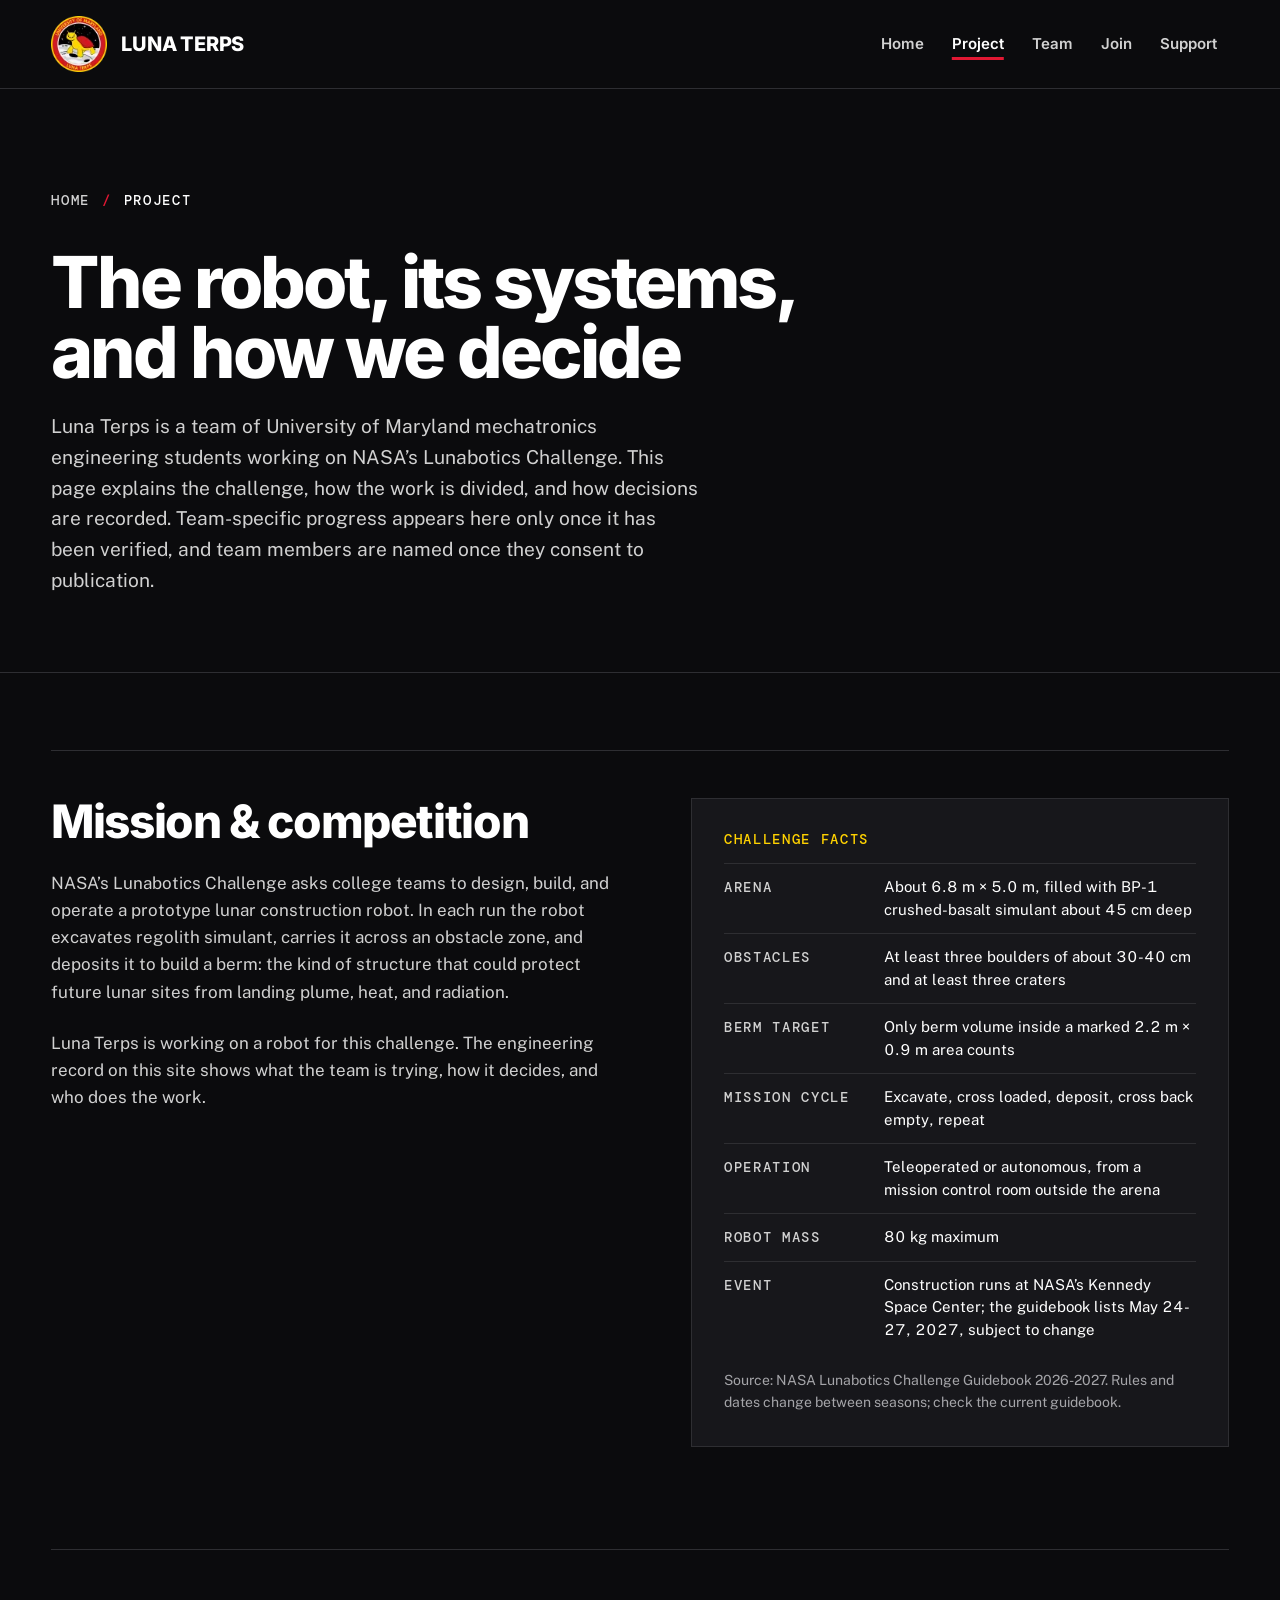
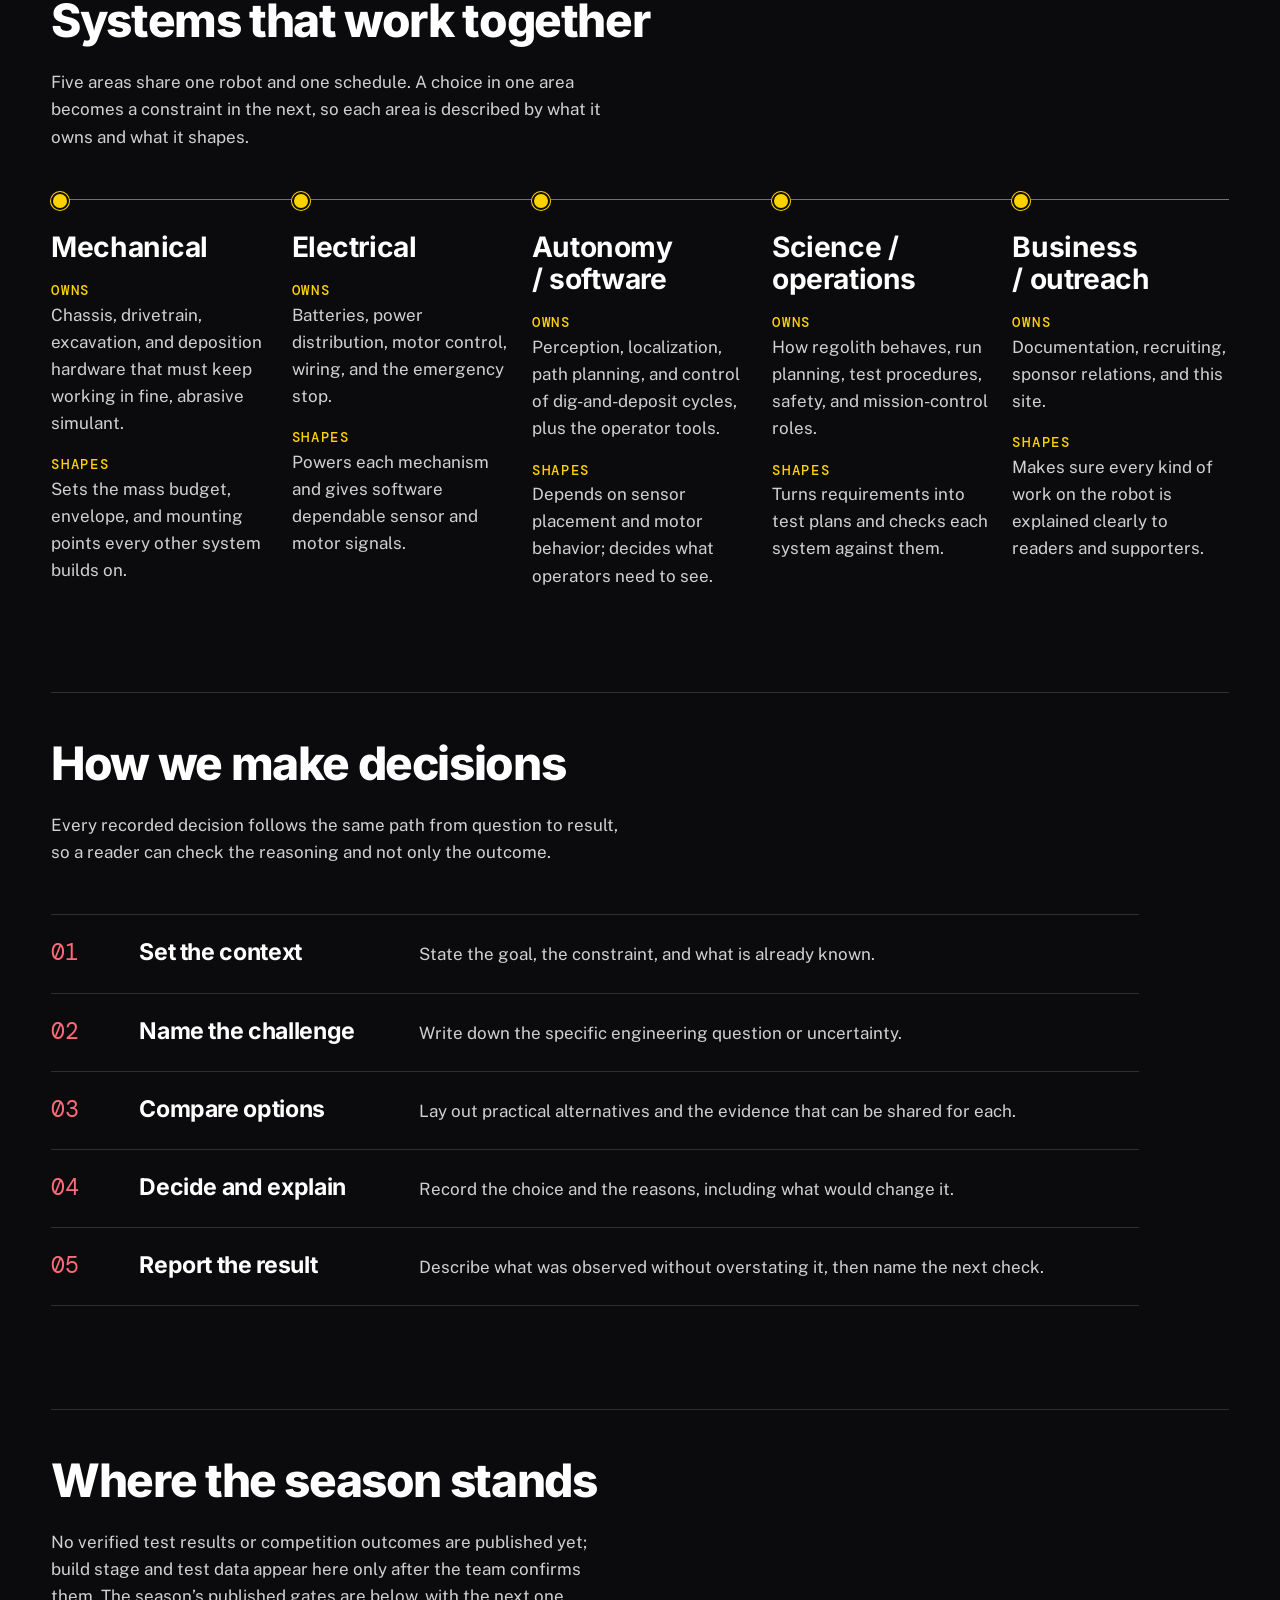
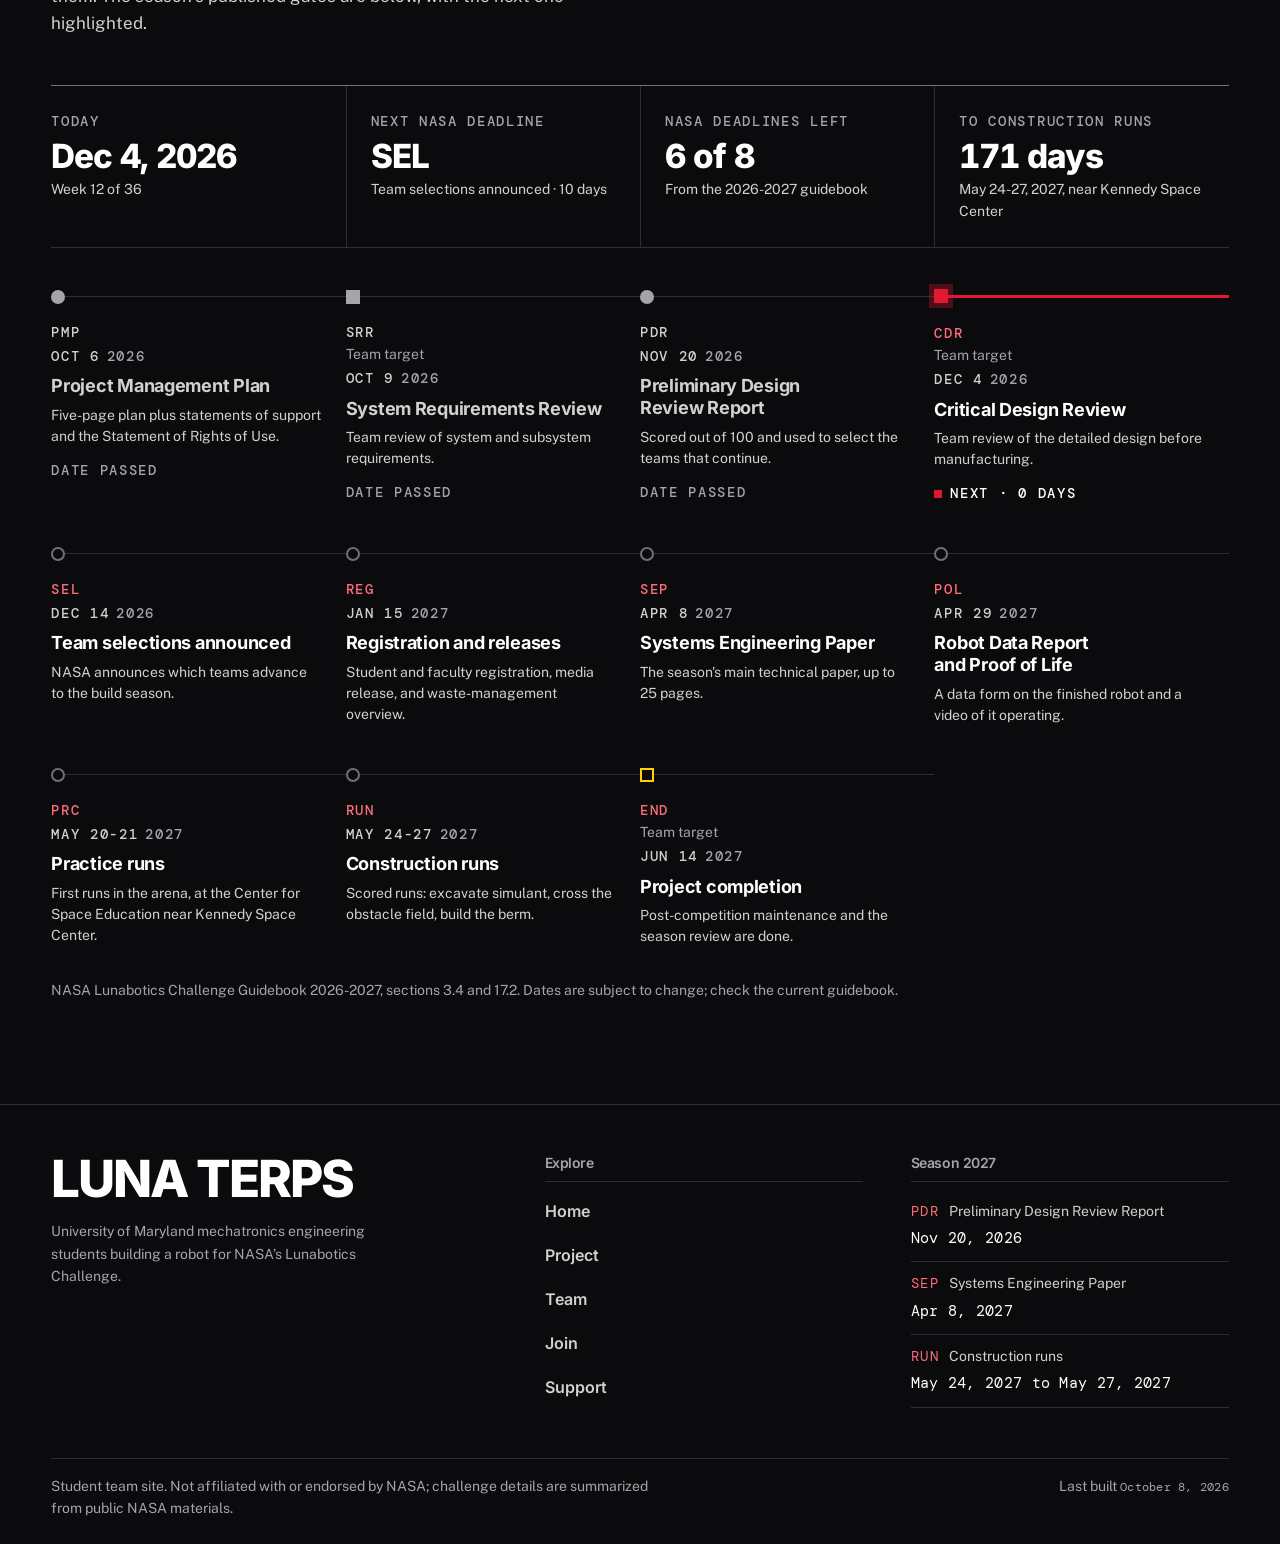
<file: project/index.html>
<!DOCTYPE html><html lang="en"><head><meta charset="UTF-8"><meta name="viewport" content="width=device-width, initial-scale=1.0"><script>
      document.documentElement.classList.add("js");
    </script><style>@font-face{font-family:"Public Sans-2d135a95691f348c";src:url("/_astro/fonts/2645fa5dd617e58a.woff2") format("woff2");font-display:swap;unicode-range:U+0000-00FF,U+0131,U+0152-0153,U+02BB-02BC,U+02C6,U+02DA,U+02DC,U+0304,U+0308,U+0329,U+2000-206F,U+20AC,U+2122,U+2191,U+2193,U+2212,U+2215,U+FEFF,U+FFFD;font-weight:400;font-style:normal;}@font-face{font-family:"Public Sans-2d135a95691f348c";src:url("/_astro/fonts/f80018d50cfca3e5.woff2") format("woff2");font-display:swap;unicode-range:U+0000-00FF,U+0131,U+0152-0153,U+02BB-02BC,U+02C6,U+02DA,U+02DC,U+0304,U+0308,U+0329,U+2000-206F,U+20AC,U+2122,U+2191,U+2193,U+2212,U+2215,U+FEFF,U+FFFD;font-weight:400;font-style:italic;}@font-face{font-family:"Public Sans-2d135a95691f348c";src:url("/_astro/fonts/7cfe925df0fb5a49.woff2") format("woff2");font-display:swap;unicode-range:U+0000-00FF,U+0131,U+0152-0153,U+02BB-02BC,U+02C6,U+02DA,U+02DC,U+0304,U+0308,U+0329,U+2000-206F,U+20AC,U+2122,U+2191,U+2193,U+2212,U+2215,U+FEFF,U+FFFD;font-weight:600;font-style:normal;}@font-face{font-family:"Public Sans-2d135a95691f348c fallback: Arial";src:local("Arial");font-display:swap;font-weight:400;font-style:normal;size-adjust:104.8675%;ascent-override:90.5905%;descent-override:21.4557%;line-gap-override:0%;}@font-face{font-family:"Public Sans-2d135a95691f348c fallback: Arial";src:local("Arial");font-display:swap;font-weight:400;font-style:italic;size-adjust:104.8675%;ascent-override:90.5905%;descent-override:21.4557%;line-gap-override:0%;}@font-face{font-family:"Public Sans-2d135a95691f348c fallback: Arial";src:local("Arial");font-display:swap;font-weight:600;font-style:normal;size-adjust:104.8675%;ascent-override:90.5905%;descent-override:21.4557%;line-gap-override:0%;}:root{--font-public-sans:"Public Sans-2d135a95691f348c","Public Sans-2d135a95691f348c fallback: Arial",sans-serif;}</style><link rel="preload" href="/_astro/fonts/2645fa5dd617e58a.woff2" as="font" type="font/woff2" crossorigin><style>@font-face{font-family:Inter-04549bc6d5974bb6;src:url("/_astro/fonts/219cc0e674850036.woff2") format("woff2");font-display:swap;unicode-range:U+0000-00FF,U+0131,U+0152-0153,U+02BB-02BC,U+02C6,U+02DA,U+02DC,U+0304,U+0308,U+0329,U+2000-206F,U+20AC,U+2122,U+2191,U+2193,U+2212,U+2215,U+FEFF,U+FFFD;font-weight:600;font-style:normal;}@font-face{font-family:Inter-04549bc6d5974bb6;src:url("/_astro/fonts/b6ab65e0d718600d.woff2") format("woff2");font-display:swap;unicode-range:U+0000-00FF,U+0131,U+0152-0153,U+02BB-02BC,U+02C6,U+02DA,U+02DC,U+0304,U+0308,U+0329,U+2000-206F,U+20AC,U+2122,U+2191,U+2193,U+2212,U+2215,U+FEFF,U+FFFD;font-weight:700;font-style:normal;}@font-face{font-family:Inter-04549bc6d5974bb6;src:url("/_astro/fonts/d5e3e0d4c9104e24.woff2") format("woff2");font-display:swap;unicode-range:U+0000-00FF,U+0131,U+0152-0153,U+02BB-02BC,U+02C6,U+02DA,U+02DC,U+0304,U+0308,U+0329,U+2000-206F,U+20AC,U+2122,U+2191,U+2193,U+2212,U+2215,U+FEFF,U+FFFD;font-weight:800;font-style:normal;}@font-face{font-family:"Inter-04549bc6d5974bb6 fallback: Arial";src:local("Arial");font-display:swap;font-weight:600;font-style:normal;size-adjust:109.31%;ascent-override:88.6241%;descent-override:22.0667%;line-gap-override:0%;}@font-face{font-family:"Inter-04549bc6d5974bb6 fallback: Arial Bold";src:local("Arial Bold");font-display:swap;font-weight:700;font-style:normal;size-adjust:101.5259%;ascent-override:95.419%;descent-override:23.7586%;line-gap-override:0%;}@font-face{font-family:"Inter-04549bc6d5974bb6 fallback: Arial Bold";src:local("Arial Bold");font-display:swap;font-weight:800;font-style:normal;size-adjust:101.5259%;ascent-override:95.419%;descent-override:23.7586%;line-gap-override:0%;}:root{--font-inter:Inter-04549bc6d5974bb6,"Inter-04549bc6d5974bb6 fallback: Arial","Inter-04549bc6d5974bb6 fallback: Arial Bold",sans-serif;}</style><link rel="preload" href="/_astro/fonts/d5e3e0d4c9104e24.woff2" as="font" type="font/woff2" crossorigin><style>@font-face{font-family:"DM Mono-d6107e1344e573d3";src:url("/_astro/fonts/edbcd38e711afc87.woff2") format("woff2");font-display:swap;unicode-range:U+0000-00FF,U+0131,U+0152-0153,U+02BB-02BC,U+02C6,U+02DA,U+02DC,U+0304,U+0308,U+0329,U+2000-206F,U+20AC,U+2122,U+2191,U+2193,U+2212,U+2215,U+FEFF,U+FFFD;font-weight:400;font-style:normal;}@font-face{font-family:"DM Mono-d6107e1344e573d3";src:url("/_astro/fonts/3c2a723ee9be7c21.woff2") format("woff2");font-display:swap;unicode-range:U+0000-00FF,U+0131,U+0152-0153,U+02BB-02BC,U+02C6,U+02DA,U+02DC,U+0304,U+0308,U+0329,U+2000-206F,U+20AC,U+2122,U+2191,U+2193,U+2212,U+2215,U+FEFF,U+FFFD;font-weight:500;font-style:normal;}@font-face{font-family:"DM Mono-d6107e1344e573d3 fallback: Courier New";src:local("Courier New");font-display:swap;font-weight:400;font-style:normal;size-adjust:99.9837%;ascent-override:99.2161%;descent-override:31.005%;}@font-face{font-family:"DM Mono-d6107e1344e573d3 fallback: Courier New";src:local("Courier New");font-display:swap;font-weight:500;font-style:normal;size-adjust:99.9837%;ascent-override:99.2161%;descent-override:31.005%;}:root{--font-dm-mono:"DM Mono-d6107e1344e573d3","DM Mono-d6107e1344e573d3 fallback: Courier New",monospace;}</style><link rel="preload" href="/_astro/fonts/3c2a723ee9be7c21.woff2" as="font" type="font/woff2" crossorigin><link rel="icon" type="image/png" sizes="32x32" href="/favicon-32.png"><link rel="apple-touch-icon" href="/apple-touch-icon.png"><meta name="theme-color" content="#0b0b0d"><title>Project | Luna Terps</title><meta name="description" content="What Luna Terps is building for NASA’s Lunabotics Challenge, how the work is divided, and how engineering decisions are recorded."><link rel="canonical" href="https://umd-lunaterps.github.io/project/"><meta property="og:type" content="website"><meta property="og:site_name" content="Luna Terps"><meta property="og:title" content="Project | Luna Terps"><meta property="og:description" content="What Luna Terps is building for NASA’s Lunabotics Challenge, how the work is divided, and how engineering decisions are recorded."><meta property="og:url" content="https://umd-lunaterps.github.io/project/"><meta property="og:locale" content="en_US"><script type="application/ld+json">{"@context":"https://schema.org","@type":"Organization","name":"Luna Terps","description":"Luna Terps is a team of University of Maryland mechatronics engineering students building a robot for NASA’s Lunabotics Challenge."}</script><link rel="stylesheet" href="/_astro/BaseLayout.bHjizO51.css"><link rel="stylesheet" href="/_astro/SeasonTimeline.DMg5Qvhl.css"><link rel="stylesheet" href="/_astro/project.Bo5vyQEX.css"></head><body><a class="skip-link" href="#main-content">Skip to main content</a><header class="site-header" data-site-header data-astro-cid-nen7h5rs><div class="brand-rail site-width" data-astro-cid-nen7h5rs><a class="brand" href="/" aria-label="Luna Terps home" data-astro-cid-nen7h5rs><img src="/_astro/luna-terps-logo.C_yWVDvw_1jfBid.webp" srcset="/_astro/luna-terps-logo.C_yWVDvw_1jfBid.webp 72w, /_astro/luna-terps-logo.C_yWVDvw_ZNXplv.webp 144w" alt sizes="72px" loading="eager" data-astro-cid-nen7h5rs="true" decoding="async" data-astro-image="constrained" data-astro-image-fit="cover" data-astro-image-pos="center" width="72" height="72"><span class="brand-name" data-astro-cid-nen7h5rs>Luna Terps</span></a><nav aria-label="Primary" data-astro-cid-nen7h5rs><button class="menu-toggle" type="button" aria-expanded="false" aria-controls="primary-navigation" data-astro-cid-nen7h5rs><span data-astro-cid-nen7h5rs>Menu</span><svg aria-hidden="true" width="20" height="20" viewBox="0 0 20 20" fill="none" data-astro-cid-nen7h5rs><path d="M3 6h14M3 14h14" stroke="currentColor" stroke-width="1.5" data-astro-cid-nen7h5rs></path></svg></button><ul id="primary-navigation" data-astro-cid-nen7h5rs><li data-astro-cid-nen7h5rs><a href="/" data-astro-cid-nen7h5rs>Home</a></li><li data-astro-cid-nen7h5rs><a href="/project" aria-current="page" data-astro-cid-nen7h5rs>Project</a></li><li data-astro-cid-nen7h5rs><a href="/team" data-astro-cid-nen7h5rs>Team</a></li><li data-astro-cid-nen7h5rs><a href="/join" data-astro-cid-nen7h5rs>Join</a></li><li data-astro-cid-nen7h5rs><a href="/support" data-astro-cid-nen7h5rs>Support</a></li></ul></nav></div></header><script type="module">var e=document.querySelector(`[data-site-header]`),t=e?.querySelector(`.menu-toggle`),n=e?.querySelector(`#primary-navigation`);if(e&&t&&n){let r=window.matchMedia(`(min-width: 960px)`),i=null;document.addEventListener(`focusin`,t=>{i=t.target instanceof Element&&e.contains(t.target)?t.target:null}),document.addEventListener(`pointerdown`,t=>{t.target instanceof Node&&e.contains(t.target)||(i=null)});let a=n=>{t.setAttribute(`aria-expanded`,String(n)),e.dataset.menuOpen=String(n)};t.addEventListener(`click`,()=>a(t.getAttribute(`aria-expanded`)!==`true`)),document.addEventListener(`keydown`,e=>{e.key===`Escape`&&t.getAttribute(`aria-expanded`)===`true`&&(a(!1),t.focus())}),n.addEventListener(`click`,e=>{e.target instanceof Element&&e.target.closest(`a`)&&a(!1)}),r.addEventListener(`change`,()=>{let e=document.activeElement,o=e===null||e===document.body,s=i;a(!1),!r.matches&&s&&n.contains(s)?(o||n.contains(e))&&t.focus():r.matches&&s===t&&(o||e===t)&&n.querySelector(`a[aria-current], a`)?.focus()}),a(!1)}</script><main id="main-content" class="site-main" tabindex="-1"><div class="band masthead surface-lunar"><div class="site-width"><nav class="breadcrumb" aria-label="Breadcrumb"><ol><li><a href="/">Home</a></li><li aria-current="page">Project</li></ol></nav><div class="section-heading"><h1>The robot, its systems, and how we decide</h1><p>Luna Terps is a team of University of Maryland mechatronics engineering students working on NASA’s Lunabotics Challenge. This page explains the challenge, how the work is divided, and how decisions are recorded. Team-specific progress appears here only once it has been verified, and team members are named once they consent to publication.</p></div></div></div><div class="band site-body surface-lunar"><div class="site-width"><section class="mission rail" aria-labelledby="mission-title" data-astro-cid-wxdetyki><div class="mission-copy" data-astro-cid-wxdetyki><h2 id="mission-title" data-astro-cid-wxdetyki>Mission &amp; competition</h2><p data-astro-cid-wxdetyki>NASA’s Lunabotics Challenge asks college teams to design, build, and operate a prototype lunar construction robot. In each run the robot excavates regolith simulant, carries it across an obstacle zone, and deposits it to build a berm: the kind of structure that could protect future lunar sites from landing plume, heat, and radiation.</p><p data-astro-cid-wxdetyki>Luna Terps is working on a robot for this challenge. The engineering record on this site shows what the team is trying, how it decides, and who does the work.</p></div><div class="facts" data-astro-cid-wxdetyki><h3 data-astro-cid-wxdetyki>Challenge facts</h3><dl data-astro-cid-wxdetyki><div data-astro-cid-wxdetyki><dt data-astro-cid-wxdetyki>Arena</dt><dd data-astro-cid-wxdetyki>About 6.8 m × 5.0 m, filled with BP-1 crushed-basalt simulant about 45 cm deep</dd></div><div data-astro-cid-wxdetyki><dt data-astro-cid-wxdetyki>Obstacles</dt><dd data-astro-cid-wxdetyki>At least three boulders of about 30-40 cm and at least three craters</dd></div><div data-astro-cid-wxdetyki><dt data-astro-cid-wxdetyki>Berm target</dt><dd data-astro-cid-wxdetyki>Only berm volume inside a marked 2.2 m × 0.9 m area counts</dd></div><div data-astro-cid-wxdetyki><dt data-astro-cid-wxdetyki>Mission cycle</dt><dd data-astro-cid-wxdetyki>Excavate, cross loaded, deposit, cross back empty, repeat</dd></div><div data-astro-cid-wxdetyki><dt data-astro-cid-wxdetyki>Operation</dt><dd data-astro-cid-wxdetyki>Teleoperated or autonomous, from a mission control room outside the arena</dd></div><div data-astro-cid-wxdetyki><dt data-astro-cid-wxdetyki>Robot mass</dt><dd data-astro-cid-wxdetyki>80 kg maximum</dd></div><div data-astro-cid-wxdetyki><dt data-astro-cid-wxdetyki>Event</dt><dd data-astro-cid-wxdetyki>Construction runs at NASA’s Kennedy Space Center; the guidebook lists May 24-27, 2027, subject to change</dd></div></dl><p class="source" data-astro-cid-wxdetyki>Source: NASA Lunabotics Challenge Guidebook 2026-2027. Rules and dates change between seasons; check the current guidebook.</p></div></section><section class="systems rail" aria-labelledby="systems-title" data-astro-cid-wxdetyki><div class="section-heading"><h2 id="systems-title">Systems that work together</h2><p>Five areas share one robot and one schedule. A choice in one area becomes a constraint in the next, so each area is described by what it owns and what it shapes.</p></div><ul class="subsystem-map" data-astro-cid-wxdetyki><li id="subsystem-mechanical" data-astro-cid-wxdetyki><h3 data-astro-cid-wxdetyki>Mechanical</h3><dl data-astro-cid-wxdetyki><dt data-astro-cid-wxdetyki>Owns</dt><dd data-astro-cid-wxdetyki>Chassis, drivetrain, excavation, and deposition hardware that must keep working in fine, abrasive simulant.</dd><dt data-astro-cid-wxdetyki>Shapes</dt><dd data-astro-cid-wxdetyki>Sets the mass budget, envelope, and mounting points every other system builds on.</dd></dl></li><li id="subsystem-electrical" data-astro-cid-wxdetyki><h3 data-astro-cid-wxdetyki>Electrical</h3><dl data-astro-cid-wxdetyki><dt data-astro-cid-wxdetyki>Owns</dt><dd data-astro-cid-wxdetyki>Batteries, power distribution, motor control, wiring, and the emergency stop.</dd><dt data-astro-cid-wxdetyki>Shapes</dt><dd data-astro-cid-wxdetyki>Powers each mechanism and gives software dependable sensor and motor signals.</dd></dl></li><li id="subsystem-autonomy-software" data-astro-cid-wxdetyki><h3 data-astro-cid-wxdetyki>Autonomy / software</h3><dl data-astro-cid-wxdetyki><dt data-astro-cid-wxdetyki>Owns</dt><dd data-astro-cid-wxdetyki>Perception, localization, path planning, and control of dig-and-deposit cycles, plus the operator tools.</dd><dt data-astro-cid-wxdetyki>Shapes</dt><dd data-astro-cid-wxdetyki>Depends on sensor placement and motor behavior; decides what operators need to see.</dd></dl></li><li id="subsystem-science-operations" data-astro-cid-wxdetyki><h3 data-astro-cid-wxdetyki>Science / operations</h3><dl data-astro-cid-wxdetyki><dt data-astro-cid-wxdetyki>Owns</dt><dd data-astro-cid-wxdetyki>How regolith behaves, run planning, test procedures, safety, and mission-control roles.</dd><dt data-astro-cid-wxdetyki>Shapes</dt><dd data-astro-cid-wxdetyki>Turns requirements into test plans and checks each system against them.</dd></dl></li><li id="subsystem-business-outreach" data-astro-cid-wxdetyki><h3 data-astro-cid-wxdetyki>Business / outreach</h3><dl data-astro-cid-wxdetyki><dt data-astro-cid-wxdetyki>Owns</dt><dd data-astro-cid-wxdetyki>Documentation, recruiting, sponsor relations, and this site.</dd><dt data-astro-cid-wxdetyki>Shapes</dt><dd data-astro-cid-wxdetyki>Makes sure every kind of work on the robot is explained clearly to readers and supporters.</dd></dl></li></ul></section><section class="process rail" aria-labelledby="process-title" data-astro-cid-wxdetyki><div class="section-heading"><h2 id="process-title">How we make decisions</h2><p>Every recorded decision follows the same path from question to result, so a reader can check the reasoning and not only the outcome.</p></div><ol class="process-steps" data-astro-cid-wxdetyki><li data-astro-cid-wxdetyki><h3 data-astro-cid-wxdetyki>Set the context</h3><p data-astro-cid-wxdetyki>State the goal, the constraint, and what is already known.</p></li><li data-astro-cid-wxdetyki><h3 data-astro-cid-wxdetyki>Name the challenge</h3><p data-astro-cid-wxdetyki>Write down the specific engineering question or uncertainty.</p></li><li data-astro-cid-wxdetyki><h3 data-astro-cid-wxdetyki>Compare options</h3><p data-astro-cid-wxdetyki>Lay out practical alternatives and the evidence that can be shared for each.</p></li><li data-astro-cid-wxdetyki><h3 data-astro-cid-wxdetyki>Decide and explain</h3><p data-astro-cid-wxdetyki>Record the choice and the reasons, including what would change it.</p></li><li data-astro-cid-wxdetyki><h3 data-astro-cid-wxdetyki>Report the result</h3><p data-astro-cid-wxdetyki>Describe what was observed without overstating it, then name the next check.</p></li></ol></section><section class="status rail" aria-labelledby="status-title" data-astro-cid-wxdetyki><div class="section-heading"><h2 id="status-title">Where the season stands</h2><p>No verified test results or competition outcomes are published yet; build stage and test data appear here only after the team confirms them. The season’s published gates are below, with the next one highlighted.</p></div><div class="season" data-season data-astro-cid-ukwscio4><div class="readout" data-astro-cid-ukwscio4><dl class="readout-cells" data-astro-cid-ukwscio4><div data-readout-cell data-astro-cid-ukwscio4><dt data-astro-cid-ukwscio4>Today</dt><dd data-astro-cid-ukwscio4><span class="readout-value" data-astro-cid-ukwscio4>Oct 8, 2026</span><span class="readout-detail" data-astro-cid-ukwscio4>Week 4 of 36</span></dd></div><div data-readout-cell data-astro-cid-ukwscio4><dt data-astro-cid-ukwscio4>Next NASA deadline</dt><dd data-astro-cid-ukwscio4><span class="readout-value" data-astro-cid-ukwscio4>PDR</span><span class="readout-detail" data-astro-cid-ukwscio4>Preliminary Design Review Report · 43 days</span></dd></div><div data-readout-cell data-astro-cid-ukwscio4><dt data-astro-cid-ukwscio4>NASA deadlines left</dt><dd data-astro-cid-ukwscio4><span class="readout-value" data-astro-cid-ukwscio4>7 of 8</span><span class="readout-detail" data-astro-cid-ukwscio4>From the 2026-2027 guidebook</span></dd></div><div data-readout-cell data-astro-cid-ukwscio4><dt data-astro-cid-ukwscio4>To construction runs</dt><dd data-astro-cid-ukwscio4><span class="readout-value" data-astro-cid-ukwscio4>228 days</span><span class="readout-detail" data-astro-cid-ukwscio4>May 24-27, 2027, near Kennedy Space Center</span></dd></div></dl></div><ol class="gates" data-astro-cid-ukwscio4><li class="gate" data-kind="nasa" data-state="past" data-date="2026-10-06" data-end="2026-10-06" data-astro-cid-ukwscio4><span class="gate-marker" aria-hidden="true" data-astro-cid-ukwscio4></span><p class="gate-data" data-astro-cid-ukwscio4><span class="gate-code" data-astro-cid-ukwscio4>PMP</span><time datetime="2026-10-06" data-astro-cid-ukwscio4>Oct 6<span class="gate-year" data-astro-cid-ukwscio4>2026</span></time></p><h3 data-astro-cid-ukwscio4>Project Management Plan</h3><p class="gate-detail" data-astro-cid-ukwscio4>Five-page plan plus statements of support and the Statement of Rights of Use.</p><p class="gate-state" data-gate-state data-astro-cid-ukwscio4>Date passed</p></li><li class="gate" data-kind="team" data-state="next" data-date="2026-10-09" data-end="2026-10-09" data-astro-cid-ukwscio4><span class="gate-marker" aria-hidden="true" data-astro-cid-ukwscio4></span><p class="gate-data" data-astro-cid-ukwscio4><span class="gate-code" data-astro-cid-ukwscio4>SRR<span class="gate-kind" data-astro-cid-ukwscio4>Team target</span></span><time datetime="2026-10-09" data-astro-cid-ukwscio4>Oct 9<span class="gate-year" data-astro-cid-ukwscio4>2026</span></time></p><h3 data-astro-cid-ukwscio4>System Requirements Review</h3><p class="gate-detail" data-astro-cid-ukwscio4>Team review of system and subsystem requirements.</p><p class="gate-state" data-gate-state data-astro-cid-ukwscio4>Next · 1 days</p></li><li class="gate" data-kind="nasa" data-state="upcoming" data-date="2026-11-20" data-end="2026-11-20" data-astro-cid-ukwscio4><span class="gate-marker" aria-hidden="true" data-astro-cid-ukwscio4></span><p class="gate-data" data-astro-cid-ukwscio4><span class="gate-code" data-astro-cid-ukwscio4>PDR</span><time datetime="2026-11-20" data-astro-cid-ukwscio4>Nov 20<span class="gate-year" data-astro-cid-ukwscio4>2026</span></time></p><h3 data-astro-cid-ukwscio4>Preliminary Design Review Report</h3><p class="gate-detail" data-astro-cid-ukwscio4>Scored out of 100 and used to select the teams that continue.</p><p class="gate-state" data-gate-state data-astro-cid-ukwscio4></p></li><li class="gate" data-kind="team" data-state="upcoming" data-date="2026-12-04" data-end="2026-12-04" data-astro-cid-ukwscio4><span class="gate-marker" aria-hidden="true" data-astro-cid-ukwscio4></span><p class="gate-data" data-astro-cid-ukwscio4><span class="gate-code" data-astro-cid-ukwscio4>CDR<span class="gate-kind" data-astro-cid-ukwscio4>Team target</span></span><time datetime="2026-12-04" data-astro-cid-ukwscio4>Dec 4<span class="gate-year" data-astro-cid-ukwscio4>2026</span></time></p><h3 data-astro-cid-ukwscio4>Critical Design Review</h3><p class="gate-detail" data-astro-cid-ukwscio4>Team review of the detailed design before manufacturing.</p><p class="gate-state" data-gate-state data-astro-cid-ukwscio4></p></li><li class="gate" data-kind="nasa" data-state="upcoming" data-date="2026-12-14" data-end="2026-12-14" data-astro-cid-ukwscio4><span class="gate-marker" aria-hidden="true" data-astro-cid-ukwscio4></span><p class="gate-data" data-astro-cid-ukwscio4><span class="gate-code" data-astro-cid-ukwscio4>SEL</span><time datetime="2026-12-14" data-astro-cid-ukwscio4>Dec 14<span class="gate-year" data-astro-cid-ukwscio4>2026</span></time></p><h3 data-astro-cid-ukwscio4>Team selections announced</h3><p class="gate-detail" data-astro-cid-ukwscio4>NASA announces which teams advance to the build season.</p><p class="gate-state" data-gate-state data-astro-cid-ukwscio4></p></li><li class="gate" data-kind="nasa" data-state="upcoming" data-date="2027-01-15" data-end="2027-01-15" data-astro-cid-ukwscio4><span class="gate-marker" aria-hidden="true" data-astro-cid-ukwscio4></span><p class="gate-data" data-astro-cid-ukwscio4><span class="gate-code" data-astro-cid-ukwscio4>REG</span><time datetime="2027-01-15" data-astro-cid-ukwscio4>Jan 15<span class="gate-year" data-astro-cid-ukwscio4>2027</span></time></p><h3 data-astro-cid-ukwscio4>Registration and releases</h3><p class="gate-detail" data-astro-cid-ukwscio4>Student and faculty registration, media release, and waste-management overview.</p><p class="gate-state" data-gate-state data-astro-cid-ukwscio4></p></li><li class="gate" data-kind="nasa" data-state="upcoming" data-date="2027-04-08" data-end="2027-04-08" data-astro-cid-ukwscio4><span class="gate-marker" aria-hidden="true" data-astro-cid-ukwscio4></span><p class="gate-data" data-astro-cid-ukwscio4><span class="gate-code" data-astro-cid-ukwscio4>SEP</span><time datetime="2027-04-08" data-astro-cid-ukwscio4>Apr 8<span class="gate-year" data-astro-cid-ukwscio4>2027</span></time></p><h3 data-astro-cid-ukwscio4>Systems Engineering Paper</h3><p class="gate-detail" data-astro-cid-ukwscio4>The season&#39;s main technical paper, up to 25 pages.</p><p class="gate-state" data-gate-state data-astro-cid-ukwscio4></p></li><li class="gate" data-kind="nasa" data-state="upcoming" data-date="2027-04-29" data-end="2027-04-29" data-astro-cid-ukwscio4><span class="gate-marker" aria-hidden="true" data-astro-cid-ukwscio4></span><p class="gate-data" data-astro-cid-ukwscio4><span class="gate-code" data-astro-cid-ukwscio4>POL</span><time datetime="2027-04-29" data-astro-cid-ukwscio4>Apr 29<span class="gate-year" data-astro-cid-ukwscio4>2027</span></time></p><h3 data-astro-cid-ukwscio4>Robot Data Report and Proof of Life</h3><p class="gate-detail" data-astro-cid-ukwscio4>A data form on the finished robot and a video of it operating.</p><p class="gate-state" data-gate-state data-astro-cid-ukwscio4></p></li><li class="gate" data-kind="nasa" data-state="upcoming" data-date="2027-05-20" data-end="2027-05-21" data-astro-cid-ukwscio4><span class="gate-marker" aria-hidden="true" data-astro-cid-ukwscio4></span><p class="gate-data" data-astro-cid-ukwscio4><span class="gate-code" data-astro-cid-ukwscio4>PRC</span><time datetime="2027-05-20" data-astro-cid-ukwscio4>May 20-21<span class="gate-year" data-astro-cid-ukwscio4>2027</span></time></p><h3 data-astro-cid-ukwscio4>Practice runs</h3><p class="gate-detail" data-astro-cid-ukwscio4>First runs in the arena, at the Center for Space Education near Kennedy Space Center.</p><p class="gate-state" data-gate-state data-astro-cid-ukwscio4></p></li><li class="gate" data-kind="nasa" data-state="upcoming" data-date="2027-05-24" data-end="2027-05-27" data-astro-cid-ukwscio4><span class="gate-marker" aria-hidden="true" data-astro-cid-ukwscio4></span><p class="gate-data" data-astro-cid-ukwscio4><span class="gate-code" data-astro-cid-ukwscio4>RUN</span><time datetime="2027-05-24" data-astro-cid-ukwscio4>May 24-27<span class="gate-year" data-astro-cid-ukwscio4>2027</span></time></p><h3 data-astro-cid-ukwscio4>Construction runs</h3><p class="gate-detail" data-astro-cid-ukwscio4>Scored runs: excavate simulant, cross the obstacle field, build the berm.</p><p class="gate-state" data-gate-state data-astro-cid-ukwscio4></p></li><li class="gate" data-kind="team" data-state="upcoming" data-date="2027-06-14" data-end="2027-06-14" data-astro-cid-ukwscio4><span class="gate-marker" aria-hidden="true" data-astro-cid-ukwscio4></span><p class="gate-data" data-astro-cid-ukwscio4><span class="gate-code" data-astro-cid-ukwscio4>END<span class="gate-kind" data-astro-cid-ukwscio4>Team target</span></span><time datetime="2027-06-14" data-astro-cid-ukwscio4>Jun 14<span class="gate-year" data-astro-cid-ukwscio4>2027</span></time></p><h3 data-astro-cid-ukwscio4>Project completion</h3><p class="gate-detail" data-astro-cid-ukwscio4>Post-competition maintenance and the season review are done.</p><p class="gate-state" data-gate-state data-astro-cid-ukwscio4></p></li></ol><p class="source" data-astro-cid-ukwscio4>NASA Lunabotics Challenge Guidebook 2026-2027, sections 3.4 and 17.2. Dates are subject to change; check the current guidebook.</p></div><script type="module">var e=Object.freeze([{date:`2026-10-06`,code:`PMP`,title:`Project Management Plan`,detail:`Five-page plan plus statements of support and the Statement of Rights of Use.`},{date:`2026-11-20`,code:`PDR`,title:`Preliminary Design Review Report`,detail:`Scored out of 100 and used to select the teams that continue.`},{date:`2026-12-14`,code:`SEL`,title:`Team selections announced`,detail:`NASA announces which teams advance to the build season.`},{date:`2027-01-15`,code:`REG`,title:`Registration and releases`,detail:`Student and faculty registration, media release, and waste-management overview.`},{date:`2027-04-08`,code:`SEP`,title:`Systems Engineering Paper`,detail:`The season's main technical paper, up to 25 pages.`},{date:`2027-04-29`,code:`POL`,title:`Robot Data Report and Proof of Life`,detail:`A data form on the finished robot and a video of it operating.`},{date:`2027-05-20`,endDate:`2027-05-21`,code:`PRC`,title:`Practice runs`,detail:`First runs in the arena, at the Center for Space Education near Kennedy Space Center.`},{date:`2027-05-24`,endDate:`2027-05-27`,code:`RUN`,title:`Construction runs`,detail:`Scored runs: excavate simulant, cross the obstacle field, build the berm.`}]),t=Object.freeze([{date:`2026-10-09`,code:`SRR`,title:`System Requirements Review`,detail:`Team review of system and subsystem requirements.`},{date:`2026-12-04`,code:`CDR`,title:`Critical Design Review`,detail:`Team review of the detailed design before manufacturing.`},{date:`2027-06-14`,code:`END`,title:`Project completion`,detail:`Post-competition maintenance and the season review are done.`}]),n=Object.freeze([...e.map(e=>({...e,kind:`nasa`})),...t.map(e=>({...e,kind:`team`}))].sort((e,t)=>e.date.localeCompare(t.date)));Object.freeze([{code:`PMP`,label:`Project Management Plan`,points:10,detail:`How the team plans scope, schedule, budget, and risk.`},{code:`SEP`,label:`Systems Engineering Paper`,points:25,detail:`How requirements, trades, and tests shaped the robot.`},{code:`BC`,label:`Berm Construction`,points:40,detail:`Arena score, normalized to the best berm built by any team.`}]).reduce((e,{points:t})=>e+t,0),Object.freeze([{label:`Robot mass`,value:`≤ 80 kg`},{label:`Arena`,value:`6.8 × 5.0 m`},{label:`Simulant`,value:`BP-1 basalt`},{label:`Scored runs`,value:`May 24-27, 2027`}]);var r=864e5,i=e=>Date.parse(`${e}T00:00:00Z`);function a(e,t){let n=Date.UTC(t.getUTCFullYear(),t.getUTCMonth(),t.getUTCDate()),r=!1;return e.map(({date:e,endDate:t})=>i(t??e)<n?`past`:r?`upcoming`:(r=!0,`next`))}function o(e,t){let n=Date.UTC(t.getUTCFullYear(),t.getUTCMonth(),t.getUTCDate());return Math.max(0,Math.round((i(e)-n)/r))}var s=`2026-09-17`,c=e.at(-1).endDate??e.at(-1).date,l=e.find(({code:e})=>e===`RUN`),u=new Intl.DateTimeFormat(`en-US`,{month:`short`,day:`numeric`,year:`numeric`,timeZone:`UTC`}),d=(e,t)=>`${e} ${t}${e===1?``:`s`}`;function f(t){let n=Date.UTC(t.getUTCFullYear(),t.getUTCMonth(),t.getUTCDate()),f=i(s),p=i(c),m=Math.ceil((p-f)/(7*r)),h=Math.min(m,Math.max(1,Math.floor((n-f)/(7*r))+1)),g=a(e,t),_=g.indexOf(`next`),v=_===-1?void 0:e[_],y=g.filter(e=>e!==`past`).length,b=o(l.date,t);return{cells:[{label:`Today`,value:u.format(new Date(n)),detail:n<f?`Before the season opens`:n>p?`Season complete`:`Week ${h} of ${m}`},{label:`Next NASA deadline`,value:v?v.code:`None`,detail:v?`${v.title} · ${d(o(v.date,t),`day`)}`:`Every published deadline has passed`},{label:`NASA deadlines left`,value:`${y} of ${e.length}`,detail:`From the 2026-2027 guidebook`},{label:`To construction runs`,value:d(b,`day`),detail:`May 24-27, 2027, near Kennedy Space Center`}]}}var p=document.querySelector(`[data-season]`);if(p){let e=new Date,t=f(e);p.querySelectorAll(`[data-readout-cell]`).forEach((e,n)=>{let{value:r,detail:i}=t.cells[n];e.querySelector(`.readout-value`).textContent=r,e.querySelector(`.readout-detail`).textContent=i});let r=a(n,e);p.querySelectorAll(`.gate`).forEach((t,i)=>{let a=r[i];t.dataset.state=a;let s=t.querySelector(`[data-gate-state]`);s&&(s.textContent=a===`past`?`Date passed`:a===`next`?`Next · ${o(n[i].date,e)} days`:``)})}</script></section></div></div></main><footer class="site-footer" data-astro-cid-jo6i4kqk><div class="site-width" data-astro-cid-jo6i4kqk><div class="footer-grid" data-astro-cid-jo6i4kqk><div class="footer-identity" data-astro-cid-jo6i4kqk><p class="footer-name" data-astro-cid-jo6i4kqk>Luna Terps</p><p class="footer-status" data-astro-cid-jo6i4kqk>University of Maryland mechatronics engineering students building a robot for NASA’s Lunabotics Challenge.</p></div><nav aria-label="Footer" data-astro-cid-jo6i4kqk><h2 class="footer-heading" data-astro-cid-jo6i4kqk>Explore</h2><ul data-astro-cid-jo6i4kqk><li data-astro-cid-jo6i4kqk><a href="/" data-astro-cid-jo6i4kqk>Home</a></li><li data-astro-cid-jo6i4kqk><a href="/project" data-astro-cid-jo6i4kqk>Project</a></li><li data-astro-cid-jo6i4kqk><a href="/team" data-astro-cid-jo6i4kqk>Team</a></li><li data-astro-cid-jo6i4kqk><a href="/join" data-astro-cid-jo6i4kqk>Join</a></li><li data-astro-cid-jo6i4kqk><a href="/support" data-astro-cid-jo6i4kqk>Support</a></li></ul></nav><div data-astro-cid-jo6i4kqk><h2 class="footer-heading" data-astro-cid-jo6i4kqk>Season 2027</h2><dl class="key-dates" data-astro-cid-jo6i4kqk><div data-astro-cid-jo6i4kqk><dt data-astro-cid-jo6i4kqk><span class="key-code" data-astro-cid-jo6i4kqk>PDR</span> Preliminary Design Review Report</dt><dd data-astro-cid-jo6i4kqk><time datetime="2026-11-20" data-astro-cid-jo6i4kqk>Nov 20, 2026</time></dd></div><div data-astro-cid-jo6i4kqk><dt data-astro-cid-jo6i4kqk><span class="key-code" data-astro-cid-jo6i4kqk>SEP</span> Systems Engineering Paper</dt><dd data-astro-cid-jo6i4kqk><time datetime="2027-04-08" data-astro-cid-jo6i4kqk>Apr 8, 2027</time></dd></div><div data-astro-cid-jo6i4kqk><dt data-astro-cid-jo6i4kqk><span class="key-code" data-astro-cid-jo6i4kqk>RUN</span> Construction runs</dt><dd data-astro-cid-jo6i4kqk><time datetime="2027-05-24" data-astro-cid-jo6i4kqk>May 24, 2027 to May 27, 2027</time></dd></div></dl></div></div><div class="footer-meta" data-astro-cid-jo6i4kqk><p data-astro-cid-jo6i4kqk>Student team site. Not affiliated with or endorsed by NASA; challenge details are summarized from public NASA materials.</p><p data-astro-cid-jo6i4kqk>Last built <time datetime="2026-10-08" data-astro-cid-jo6i4kqk>October 8, 2026</time></p></div></div></footer></body></html>
</file>
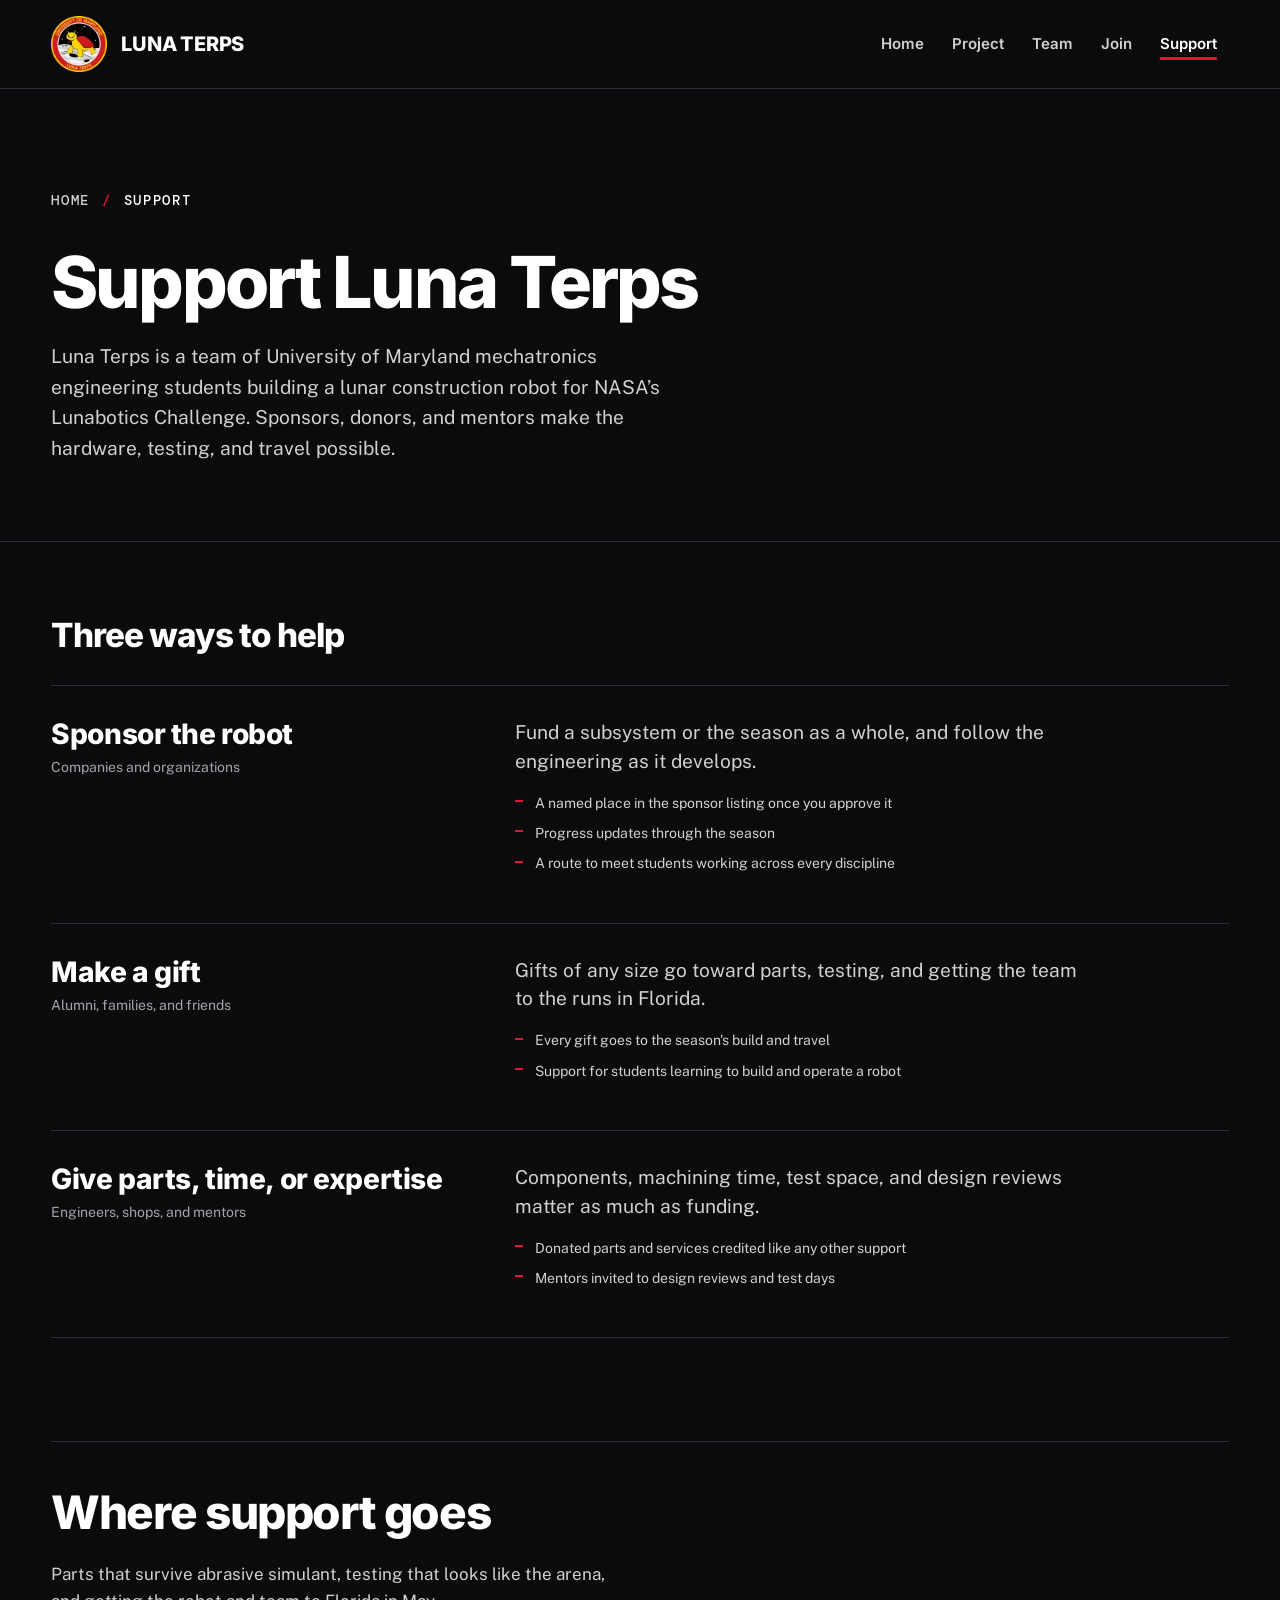
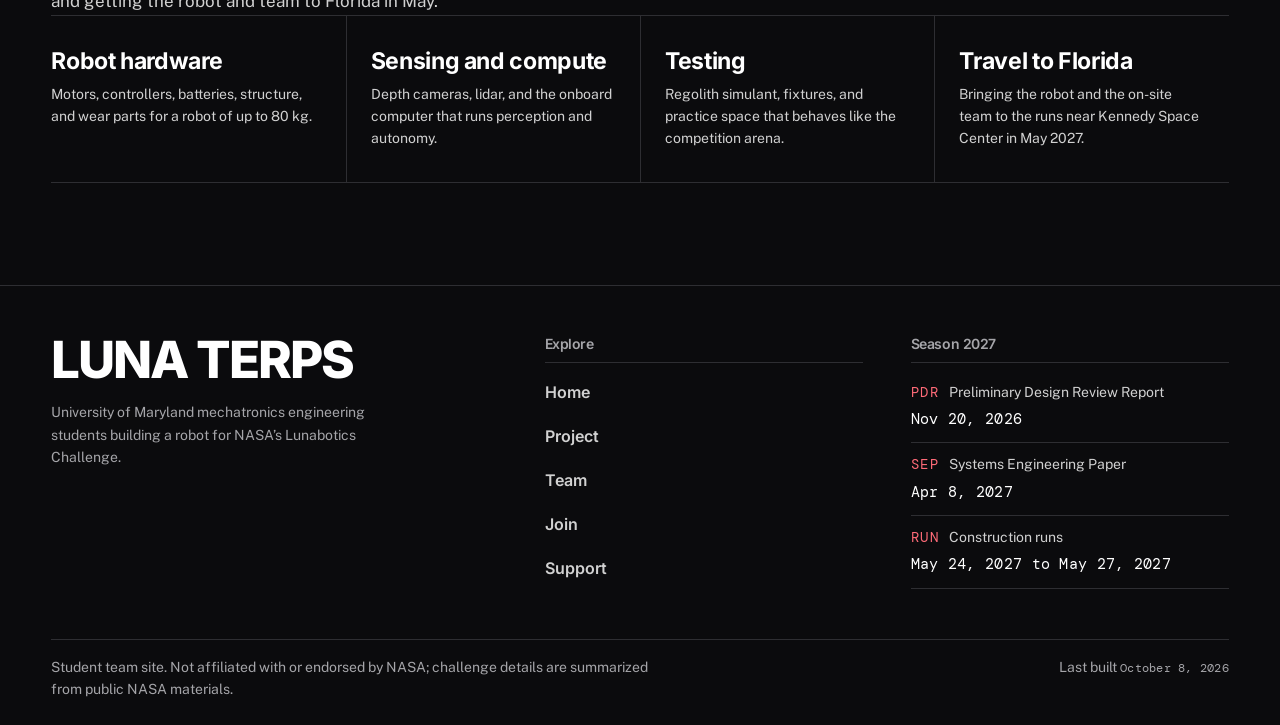
<file: support/index.html>
<!DOCTYPE html><html lang="en"><head><meta charset="UTF-8"><meta name="viewport" content="width=device-width, initial-scale=1.0"><script>
      document.documentElement.classList.add("js");
    </script><style>@font-face{font-family:"Public Sans-2d135a95691f348c";src:url("/_astro/fonts/2645fa5dd617e58a.woff2") format("woff2");font-display:swap;unicode-range:U+0000-00FF,U+0131,U+0152-0153,U+02BB-02BC,U+02C6,U+02DA,U+02DC,U+0304,U+0308,U+0329,U+2000-206F,U+20AC,U+2122,U+2191,U+2193,U+2212,U+2215,U+FEFF,U+FFFD;font-weight:400;font-style:normal;}@font-face{font-family:"Public Sans-2d135a95691f348c";src:url("/_astro/fonts/f80018d50cfca3e5.woff2") format("woff2");font-display:swap;unicode-range:U+0000-00FF,U+0131,U+0152-0153,U+02BB-02BC,U+02C6,U+02DA,U+02DC,U+0304,U+0308,U+0329,U+2000-206F,U+20AC,U+2122,U+2191,U+2193,U+2212,U+2215,U+FEFF,U+FFFD;font-weight:400;font-style:italic;}@font-face{font-family:"Public Sans-2d135a95691f348c";src:url("/_astro/fonts/7cfe925df0fb5a49.woff2") format("woff2");font-display:swap;unicode-range:U+0000-00FF,U+0131,U+0152-0153,U+02BB-02BC,U+02C6,U+02DA,U+02DC,U+0304,U+0308,U+0329,U+2000-206F,U+20AC,U+2122,U+2191,U+2193,U+2212,U+2215,U+FEFF,U+FFFD;font-weight:600;font-style:normal;}@font-face{font-family:"Public Sans-2d135a95691f348c fallback: Arial";src:local("Arial");font-display:swap;font-weight:400;font-style:normal;size-adjust:104.8675%;ascent-override:90.5905%;descent-override:21.4557%;line-gap-override:0%;}@font-face{font-family:"Public Sans-2d135a95691f348c fallback: Arial";src:local("Arial");font-display:swap;font-weight:400;font-style:italic;size-adjust:104.8675%;ascent-override:90.5905%;descent-override:21.4557%;line-gap-override:0%;}@font-face{font-family:"Public Sans-2d135a95691f348c fallback: Arial";src:local("Arial");font-display:swap;font-weight:600;font-style:normal;size-adjust:104.8675%;ascent-override:90.5905%;descent-override:21.4557%;line-gap-override:0%;}:root{--font-public-sans:"Public Sans-2d135a95691f348c","Public Sans-2d135a95691f348c fallback: Arial",sans-serif;}</style><link rel="preload" href="/_astro/fonts/2645fa5dd617e58a.woff2" as="font" type="font/woff2" crossorigin><style>@font-face{font-family:Inter-04549bc6d5974bb6;src:url("/_astro/fonts/219cc0e674850036.woff2") format("woff2");font-display:swap;unicode-range:U+0000-00FF,U+0131,U+0152-0153,U+02BB-02BC,U+02C6,U+02DA,U+02DC,U+0304,U+0308,U+0329,U+2000-206F,U+20AC,U+2122,U+2191,U+2193,U+2212,U+2215,U+FEFF,U+FFFD;font-weight:600;font-style:normal;}@font-face{font-family:Inter-04549bc6d5974bb6;src:url("/_astro/fonts/b6ab65e0d718600d.woff2") format("woff2");font-display:swap;unicode-range:U+0000-00FF,U+0131,U+0152-0153,U+02BB-02BC,U+02C6,U+02DA,U+02DC,U+0304,U+0308,U+0329,U+2000-206F,U+20AC,U+2122,U+2191,U+2193,U+2212,U+2215,U+FEFF,U+FFFD;font-weight:700;font-style:normal;}@font-face{font-family:Inter-04549bc6d5974bb6;src:url("/_astro/fonts/d5e3e0d4c9104e24.woff2") format("woff2");font-display:swap;unicode-range:U+0000-00FF,U+0131,U+0152-0153,U+02BB-02BC,U+02C6,U+02DA,U+02DC,U+0304,U+0308,U+0329,U+2000-206F,U+20AC,U+2122,U+2191,U+2193,U+2212,U+2215,U+FEFF,U+FFFD;font-weight:800;font-style:normal;}@font-face{font-family:"Inter-04549bc6d5974bb6 fallback: Arial";src:local("Arial");font-display:swap;font-weight:600;font-style:normal;size-adjust:109.31%;ascent-override:88.6241%;descent-override:22.0667%;line-gap-override:0%;}@font-face{font-family:"Inter-04549bc6d5974bb6 fallback: Arial Bold";src:local("Arial Bold");font-display:swap;font-weight:700;font-style:normal;size-adjust:101.5259%;ascent-override:95.419%;descent-override:23.7586%;line-gap-override:0%;}@font-face{font-family:"Inter-04549bc6d5974bb6 fallback: Arial Bold";src:local("Arial Bold");font-display:swap;font-weight:800;font-style:normal;size-adjust:101.5259%;ascent-override:95.419%;descent-override:23.7586%;line-gap-override:0%;}:root{--font-inter:Inter-04549bc6d5974bb6,"Inter-04549bc6d5974bb6 fallback: Arial","Inter-04549bc6d5974bb6 fallback: Arial Bold",sans-serif;}</style><link rel="preload" href="/_astro/fonts/d5e3e0d4c9104e24.woff2" as="font" type="font/woff2" crossorigin><style>@font-face{font-family:"DM Mono-d6107e1344e573d3";src:url("/_astro/fonts/edbcd38e711afc87.woff2") format("woff2");font-display:swap;unicode-range:U+0000-00FF,U+0131,U+0152-0153,U+02BB-02BC,U+02C6,U+02DA,U+02DC,U+0304,U+0308,U+0329,U+2000-206F,U+20AC,U+2122,U+2191,U+2193,U+2212,U+2215,U+FEFF,U+FFFD;font-weight:400;font-style:normal;}@font-face{font-family:"DM Mono-d6107e1344e573d3";src:url("/_astro/fonts/3c2a723ee9be7c21.woff2") format("woff2");font-display:swap;unicode-range:U+0000-00FF,U+0131,U+0152-0153,U+02BB-02BC,U+02C6,U+02DA,U+02DC,U+0304,U+0308,U+0329,U+2000-206F,U+20AC,U+2122,U+2191,U+2193,U+2212,U+2215,U+FEFF,U+FFFD;font-weight:500;font-style:normal;}@font-face{font-family:"DM Mono-d6107e1344e573d3 fallback: Courier New";src:local("Courier New");font-display:swap;font-weight:400;font-style:normal;size-adjust:99.9837%;ascent-override:99.2161%;descent-override:31.005%;}@font-face{font-family:"DM Mono-d6107e1344e573d3 fallback: Courier New";src:local("Courier New");font-display:swap;font-weight:500;font-style:normal;size-adjust:99.9837%;ascent-override:99.2161%;descent-override:31.005%;}:root{--font-dm-mono:"DM Mono-d6107e1344e573d3","DM Mono-d6107e1344e573d3 fallback: Courier New",monospace;}</style><link rel="preload" href="/_astro/fonts/3c2a723ee9be7c21.woff2" as="font" type="font/woff2" crossorigin><link rel="icon" type="image/png" sizes="32x32" href="/favicon-32.png"><link rel="apple-touch-icon" href="/apple-touch-icon.png"><meta name="theme-color" content="#0b0b0d"><title>Support | Luna Terps</title><meta name="description" content="How companies, alumni, families, and mentors can sponsor Luna Terps, make a gift, or give parts, time, and expertise for the 2027 Lunabotics season."><link rel="canonical" href="https://umd-lunaterps.github.io/support/"><meta property="og:type" content="website"><meta property="og:site_name" content="Luna Terps"><meta property="og:title" content="Support | Luna Terps"><meta property="og:description" content="How companies, alumni, families, and mentors can sponsor Luna Terps, make a gift, or give parts, time, and expertise for the 2027 Lunabotics season."><meta property="og:url" content="https://umd-lunaterps.github.io/support/"><meta property="og:locale" content="en_US"><script type="application/ld+json">{"@context":"https://schema.org","@type":"Organization","name":"Luna Terps","description":"Luna Terps is a team of University of Maryland mechatronics engineering students building a robot for NASA’s Lunabotics Challenge."}</script><link rel="stylesheet" href="/_astro/BaseLayout.bHjizO51.css"><link rel="stylesheet" href="/_astro/support.TO6bGcUB.css"></head><body><a class="skip-link" href="#main-content">Skip to main content</a><header class="site-header" data-site-header data-astro-cid-nen7h5rs><div class="brand-rail site-width" data-astro-cid-nen7h5rs><a class="brand" href="/" aria-label="Luna Terps home" data-astro-cid-nen7h5rs><img src="/_astro/luna-terps-logo.C_yWVDvw_1jfBid.webp" srcset="/_astro/luna-terps-logo.C_yWVDvw_1jfBid.webp 72w, /_astro/luna-terps-logo.C_yWVDvw_ZNXplv.webp 144w" alt sizes="72px" loading="eager" data-astro-cid-nen7h5rs="true" decoding="async" data-astro-image="constrained" data-astro-image-fit="cover" data-astro-image-pos="center" width="72" height="72"><span class="brand-name" data-astro-cid-nen7h5rs>Luna Terps</span></a><nav aria-label="Primary" data-astro-cid-nen7h5rs><button class="menu-toggle" type="button" aria-expanded="false" aria-controls="primary-navigation" data-astro-cid-nen7h5rs><span data-astro-cid-nen7h5rs>Menu</span><svg aria-hidden="true" width="20" height="20" viewBox="0 0 20 20" fill="none" data-astro-cid-nen7h5rs><path d="M3 6h14M3 14h14" stroke="currentColor" stroke-width="1.5" data-astro-cid-nen7h5rs></path></svg></button><ul id="primary-navigation" data-astro-cid-nen7h5rs><li data-astro-cid-nen7h5rs><a href="/" data-astro-cid-nen7h5rs>Home</a></li><li data-astro-cid-nen7h5rs><a href="/project" data-astro-cid-nen7h5rs>Project</a></li><li data-astro-cid-nen7h5rs><a href="/team" data-astro-cid-nen7h5rs>Team</a></li><li data-astro-cid-nen7h5rs><a href="/join" data-astro-cid-nen7h5rs>Join</a></li><li data-astro-cid-nen7h5rs><a href="/support" aria-current="page" data-astro-cid-nen7h5rs>Support</a></li></ul></nav></div></header><script type="module">var e=document.querySelector(`[data-site-header]`),t=e?.querySelector(`.menu-toggle`),n=e?.querySelector(`#primary-navigation`);if(e&&t&&n){let r=window.matchMedia(`(min-width: 960px)`),i=null;document.addEventListener(`focusin`,t=>{i=t.target instanceof Element&&e.contains(t.target)?t.target:null}),document.addEventListener(`pointerdown`,t=>{t.target instanceof Node&&e.contains(t.target)||(i=null)});let a=n=>{t.setAttribute(`aria-expanded`,String(n)),e.dataset.menuOpen=String(n)};t.addEventListener(`click`,()=>a(t.getAttribute(`aria-expanded`)!==`true`)),document.addEventListener(`keydown`,e=>{e.key===`Escape`&&t.getAttribute(`aria-expanded`)===`true`&&(a(!1),t.focus())}),n.addEventListener(`click`,e=>{e.target instanceof Element&&e.target.closest(`a`)&&a(!1)}),r.addEventListener(`change`,()=>{let e=document.activeElement,o=e===null||e===document.body,s=i;a(!1),!r.matches&&s&&n.contains(s)?(o||n.contains(e))&&t.focus():r.matches&&s===t&&(o||e===t)&&n.querySelector(`a[aria-current], a`)?.focus()}),a(!1)}</script><main id="main-content" class="site-main" tabindex="-1"><div class="band masthead surface-lunar"><div class="site-width"><nav class="breadcrumb" aria-label="Breadcrumb"><ol><li><a href="/">Home</a></li><li aria-current="page">Support</li></ol></nav><div class="section-heading"><h1>Support Luna Terps</h1><p>Luna Terps is a team of University of Maryland mechatronics engineering students building a lunar construction robot for NASA’s Lunabotics Challenge. Sponsors, donors, and mentors make the hardware, testing, and travel possible.</p></div></div></div><div class="band site-body surface-lunar"><div class="site-width"><section class="paths" aria-labelledby="paths-title" data-astro-cid-g363lt5y><h2 id="paths-title" data-astro-cid-g363lt5y>Three ways to help</h2><ul class="path-grid" data-astro-cid-g363lt5y><li class="path" id="support-sponsor" data-astro-cid-g363lt5y><div class="path-head" data-astro-cid-g363lt5y><h3 data-astro-cid-g363lt5y>Sponsor the robot</h3><p class="path-audience" data-astro-cid-g363lt5y>Companies and organizations</p></div><div class="path-detail" data-astro-cid-g363lt5y><p class="path-body" data-astro-cid-g363lt5y>Fund a subsystem or the season as a whole, and follow the engineering as it develops.</p><ul class="offers" data-astro-cid-g363lt5y><li data-astro-cid-g363lt5y>A named place in the sponsor listing once you approve it</li><li data-astro-cid-g363lt5y>Progress updates through the season</li><li data-astro-cid-g363lt5y>A route to meet students working across every discipline</li></ul></div></li><li class="path" id="support-donate" data-astro-cid-g363lt5y><div class="path-head" data-astro-cid-g363lt5y><h3 data-astro-cid-g363lt5y>Make a gift</h3><p class="path-audience" data-astro-cid-g363lt5y>Alumni, families, and friends</p></div><div class="path-detail" data-astro-cid-g363lt5y><p class="path-body" data-astro-cid-g363lt5y>Gifts of any size go toward parts, testing, and getting the team to the runs in Florida.</p><ul class="offers" data-astro-cid-g363lt5y><li data-astro-cid-g363lt5y>Every gift goes to the season&#39;s build and travel</li><li data-astro-cid-g363lt5y>Support for students learning to build and operate a robot</li></ul></div></li><li class="path" id="support-in-kind" data-astro-cid-g363lt5y><div class="path-head" data-astro-cid-g363lt5y><h3 data-astro-cid-g363lt5y>Give parts, time, or expertise</h3><p class="path-audience" data-astro-cid-g363lt5y>Engineers, shops, and mentors</p></div><div class="path-detail" data-astro-cid-g363lt5y><p class="path-body" data-astro-cid-g363lt5y>Components, machining time, test space, and design reviews matter as much as funding.</p><ul class="offers" data-astro-cid-g363lt5y><li data-astro-cid-g363lt5y>Donated parts and services credited like any other support</li><li data-astro-cid-g363lt5y>Mentors invited to design reviews and test days</li></ul></div></li></ul></section><section class="needs rail" aria-labelledby="needs-title" data-astro-cid-g363lt5y><div class="section-heading"><h2 id="needs-title">Where support goes</h2><p>Parts that survive abrasive simulant, testing that looks like the arena, and getting the robot and team to Florida in May.</p></div><ul class="need-grid" data-astro-cid-g363lt5y><li data-astro-cid-g363lt5y><h3 data-astro-cid-g363lt5y>Robot hardware</h3><p data-astro-cid-g363lt5y>Motors, controllers, batteries, structure, and wear parts for a robot of up to 80 kg.</p></li><li data-astro-cid-g363lt5y><h3 data-astro-cid-g363lt5y>Sensing and compute</h3><p data-astro-cid-g363lt5y>Depth cameras, lidar, and the onboard computer that runs perception and autonomy.</p></li><li data-astro-cid-g363lt5y><h3 data-astro-cid-g363lt5y>Testing</h3><p data-astro-cid-g363lt5y>Regolith simulant, fixtures, and practice space that behaves like the competition arena.</p></li><li data-astro-cid-g363lt5y><h3 data-astro-cid-g363lt5y>Travel to Florida</h3><p data-astro-cid-g363lt5y>Bringing the robot and the on-site team to the runs near Kennedy Space Center in May 2027.</p></li></ul></section></div></div></main><footer class="site-footer" data-astro-cid-jo6i4kqk><div class="site-width" data-astro-cid-jo6i4kqk><div class="footer-grid" data-astro-cid-jo6i4kqk><div class="footer-identity" data-astro-cid-jo6i4kqk><p class="footer-name" data-astro-cid-jo6i4kqk>Luna Terps</p><p class="footer-status" data-astro-cid-jo6i4kqk>University of Maryland mechatronics engineering students building a robot for NASA’s Lunabotics Challenge.</p></div><nav aria-label="Footer" data-astro-cid-jo6i4kqk><h2 class="footer-heading" data-astro-cid-jo6i4kqk>Explore</h2><ul data-astro-cid-jo6i4kqk><li data-astro-cid-jo6i4kqk><a href="/" data-astro-cid-jo6i4kqk>Home</a></li><li data-astro-cid-jo6i4kqk><a href="/project" data-astro-cid-jo6i4kqk>Project</a></li><li data-astro-cid-jo6i4kqk><a href="/team" data-astro-cid-jo6i4kqk>Team</a></li><li data-astro-cid-jo6i4kqk><a href="/join" data-astro-cid-jo6i4kqk>Join</a></li><li data-astro-cid-jo6i4kqk><a href="/support" data-astro-cid-jo6i4kqk>Support</a></li></ul></nav><div data-astro-cid-jo6i4kqk><h2 class="footer-heading" data-astro-cid-jo6i4kqk>Season 2027</h2><dl class="key-dates" data-astro-cid-jo6i4kqk><div data-astro-cid-jo6i4kqk><dt data-astro-cid-jo6i4kqk><span class="key-code" data-astro-cid-jo6i4kqk>PDR</span> Preliminary Design Review Report</dt><dd data-astro-cid-jo6i4kqk><time datetime="2026-11-20" data-astro-cid-jo6i4kqk>Nov 20, 2026</time></dd></div><div data-astro-cid-jo6i4kqk><dt data-astro-cid-jo6i4kqk><span class="key-code" data-astro-cid-jo6i4kqk>SEP</span> Systems Engineering Paper</dt><dd data-astro-cid-jo6i4kqk><time datetime="2027-04-08" data-astro-cid-jo6i4kqk>Apr 8, 2027</time></dd></div><div data-astro-cid-jo6i4kqk><dt data-astro-cid-jo6i4kqk><span class="key-code" data-astro-cid-jo6i4kqk>RUN</span> Construction runs</dt><dd data-astro-cid-jo6i4kqk><time datetime="2027-05-24" data-astro-cid-jo6i4kqk>May 24, 2027 to May 27, 2027</time></dd></div></dl></div></div><div class="footer-meta" data-astro-cid-jo6i4kqk><p data-astro-cid-jo6i4kqk>Student team site. Not affiliated with or endorsed by NASA; challenge details are summarized from public NASA materials.</p><p data-astro-cid-jo6i4kqk>Last built <time datetime="2026-10-08" data-astro-cid-jo6i4kqk>October 8, 2026</time></p></div></div></footer></body></html>
</file>
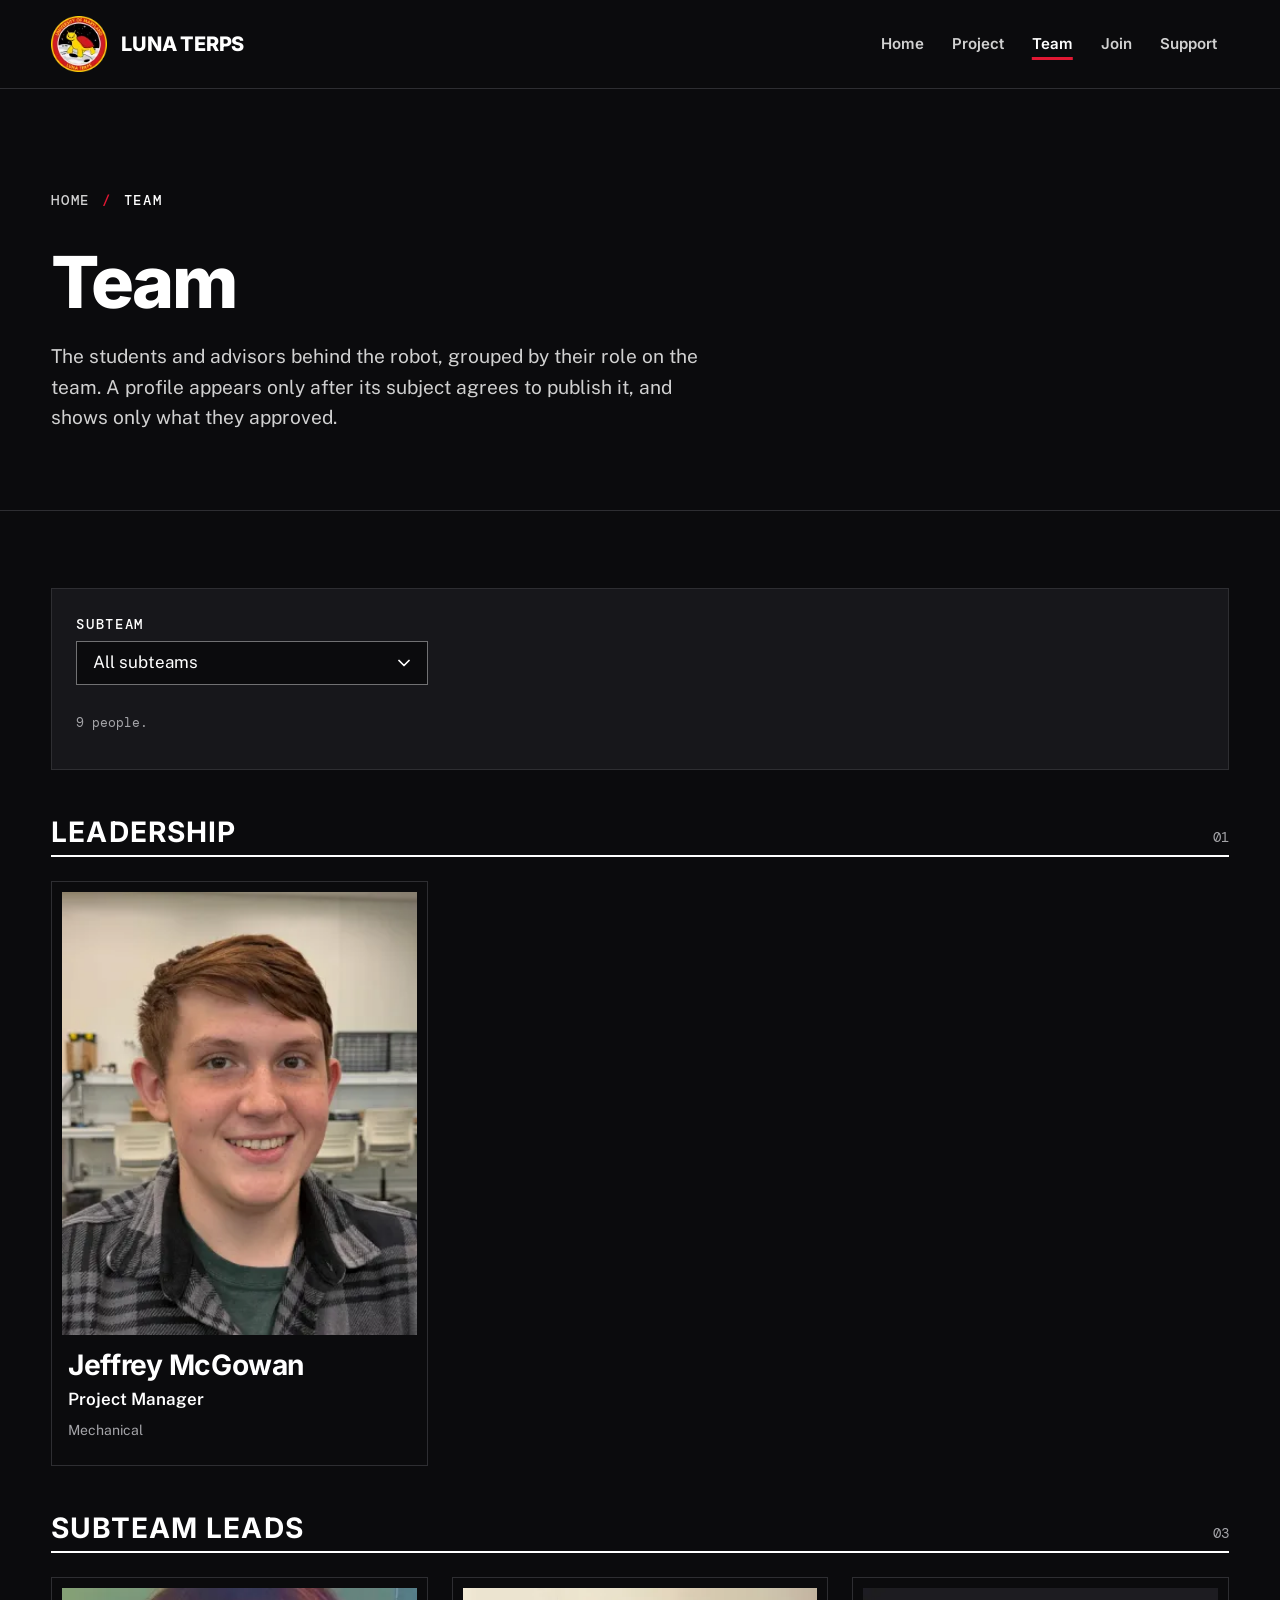
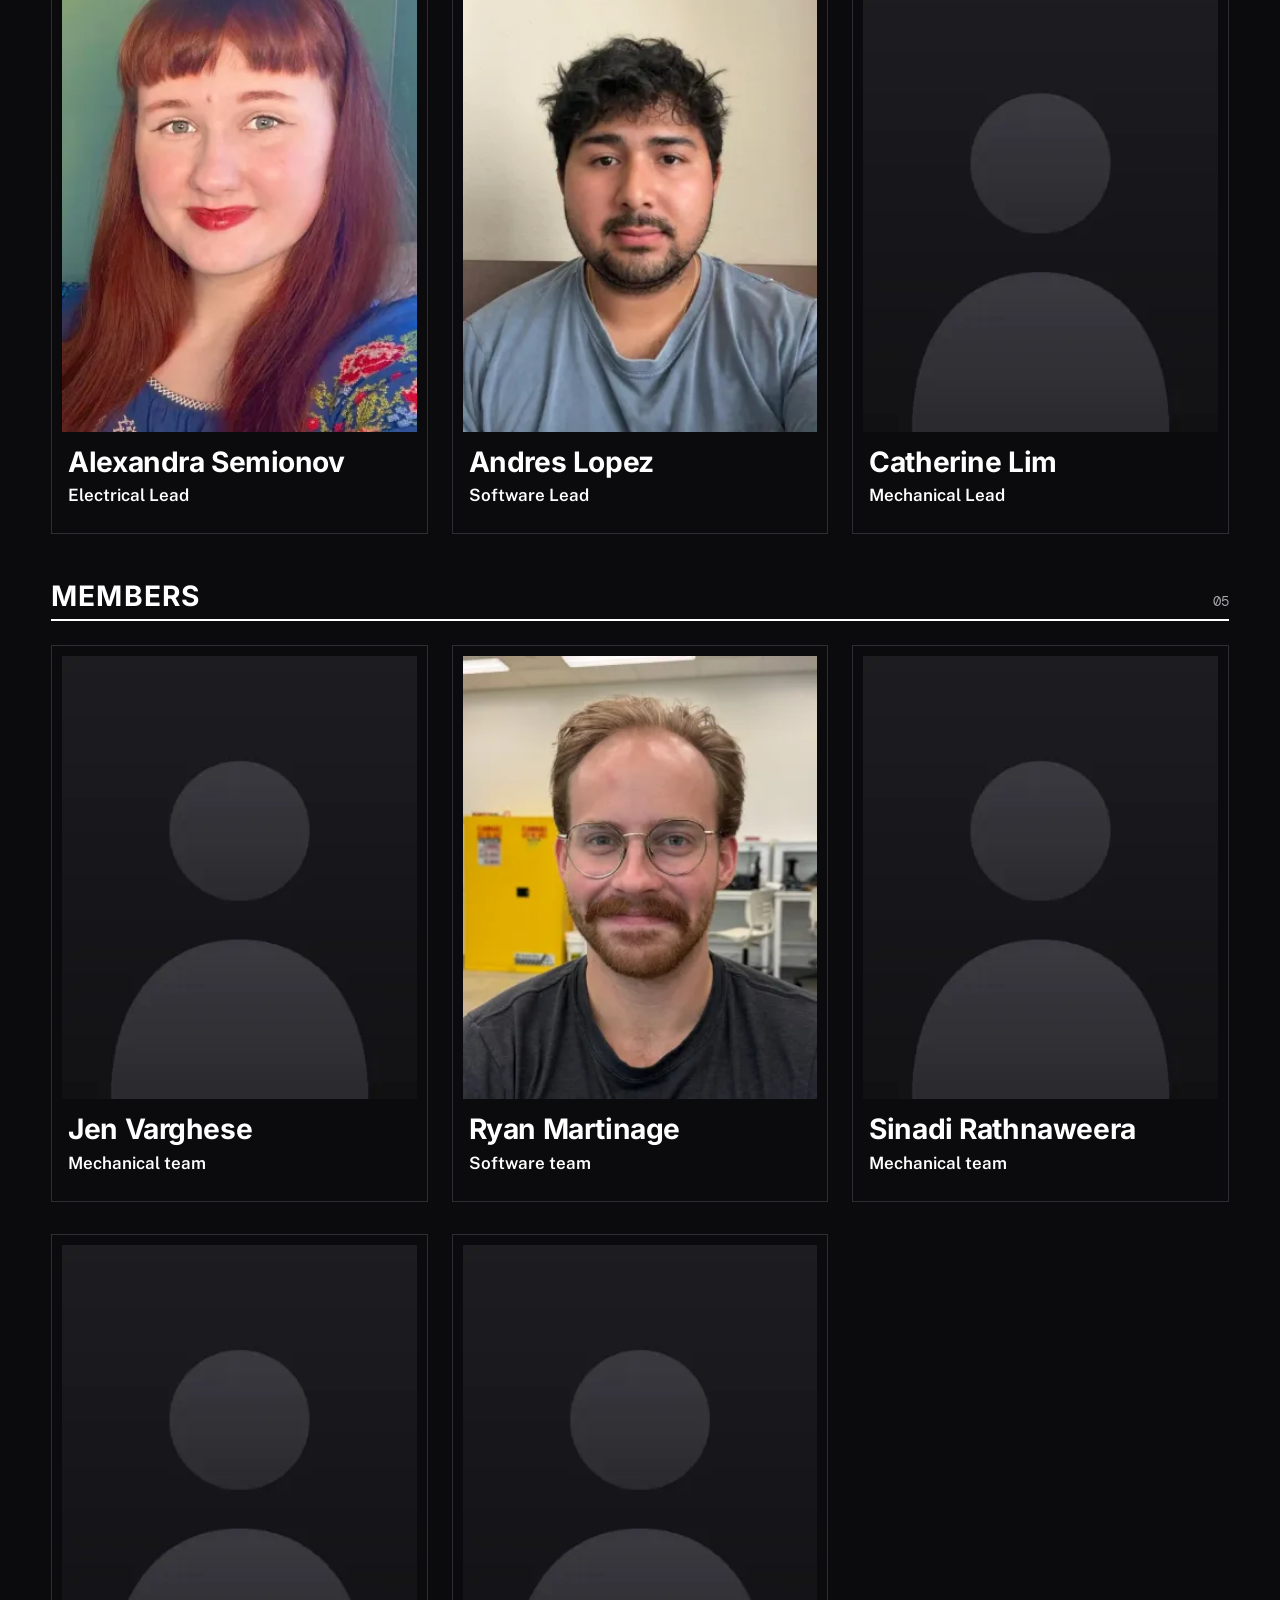
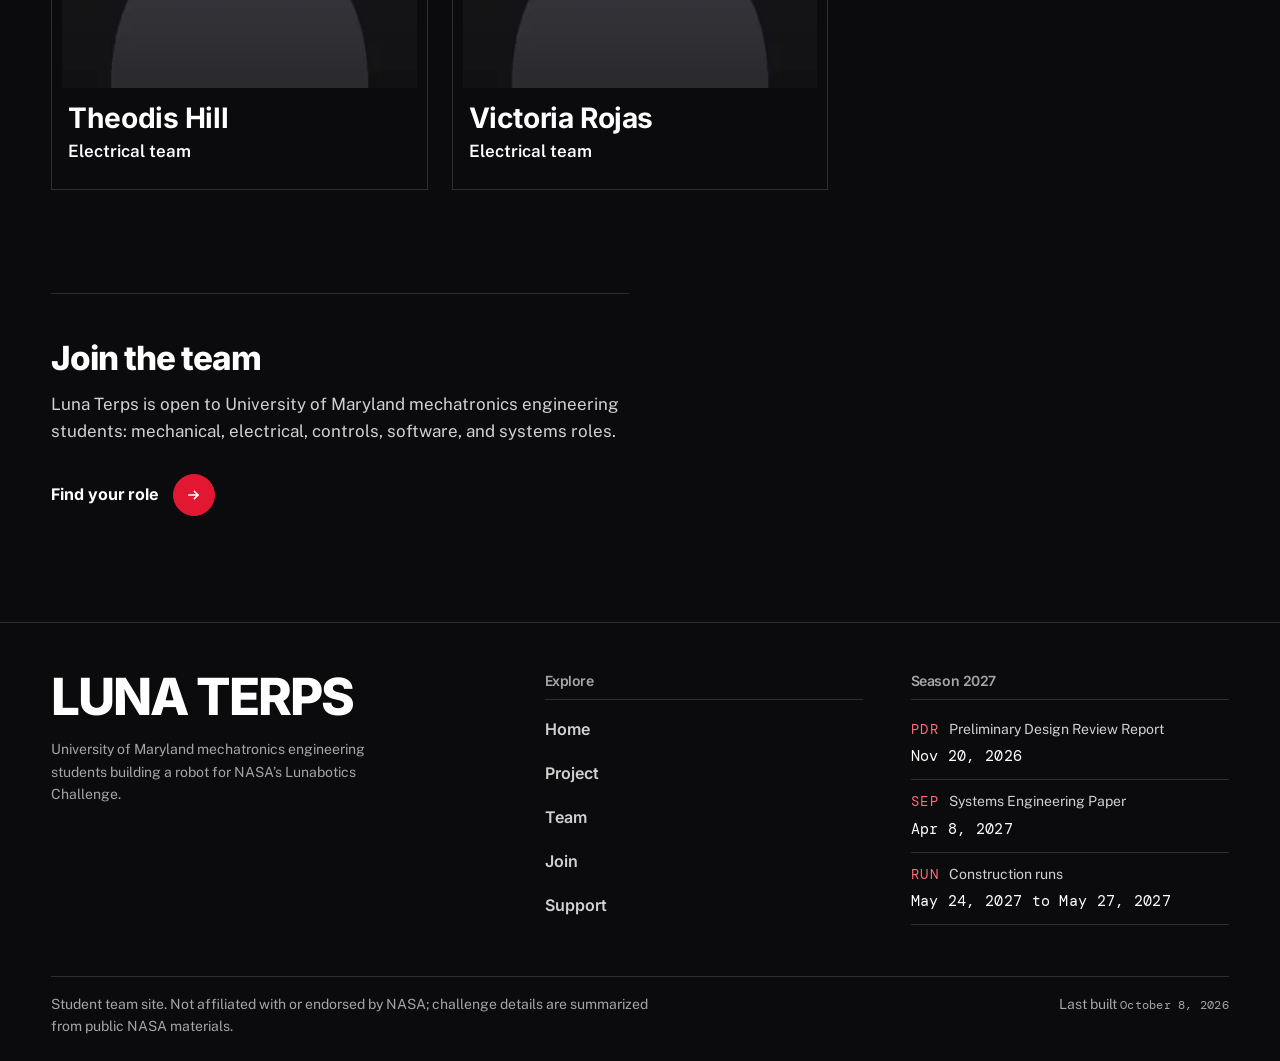
<file: team/index.html>
<!DOCTYPE html><html lang="en"><head><meta charset="UTF-8"><meta name="viewport" content="width=device-width, initial-scale=1.0"><script>
      document.documentElement.classList.add("js");
    </script><style>@font-face{font-family:"Public Sans-2d135a95691f348c";src:url("/_astro/fonts/2645fa5dd617e58a.woff2") format("woff2");font-display:swap;unicode-range:U+0000-00FF,U+0131,U+0152-0153,U+02BB-02BC,U+02C6,U+02DA,U+02DC,U+0304,U+0308,U+0329,U+2000-206F,U+20AC,U+2122,U+2191,U+2193,U+2212,U+2215,U+FEFF,U+FFFD;font-weight:400;font-style:normal;}@font-face{font-family:"Public Sans-2d135a95691f348c";src:url("/_astro/fonts/f80018d50cfca3e5.woff2") format("woff2");font-display:swap;unicode-range:U+0000-00FF,U+0131,U+0152-0153,U+02BB-02BC,U+02C6,U+02DA,U+02DC,U+0304,U+0308,U+0329,U+2000-206F,U+20AC,U+2122,U+2191,U+2193,U+2212,U+2215,U+FEFF,U+FFFD;font-weight:400;font-style:italic;}@font-face{font-family:"Public Sans-2d135a95691f348c";src:url("/_astro/fonts/7cfe925df0fb5a49.woff2") format("woff2");font-display:swap;unicode-range:U+0000-00FF,U+0131,U+0152-0153,U+02BB-02BC,U+02C6,U+02DA,U+02DC,U+0304,U+0308,U+0329,U+2000-206F,U+20AC,U+2122,U+2191,U+2193,U+2212,U+2215,U+FEFF,U+FFFD;font-weight:600;font-style:normal;}@font-face{font-family:"Public Sans-2d135a95691f348c fallback: Arial";src:local("Arial");font-display:swap;font-weight:400;font-style:normal;size-adjust:104.8675%;ascent-override:90.5905%;descent-override:21.4557%;line-gap-override:0%;}@font-face{font-family:"Public Sans-2d135a95691f348c fallback: Arial";src:local("Arial");font-display:swap;font-weight:400;font-style:italic;size-adjust:104.8675%;ascent-override:90.5905%;descent-override:21.4557%;line-gap-override:0%;}@font-face{font-family:"Public Sans-2d135a95691f348c fallback: Arial";src:local("Arial");font-display:swap;font-weight:600;font-style:normal;size-adjust:104.8675%;ascent-override:90.5905%;descent-override:21.4557%;line-gap-override:0%;}:root{--font-public-sans:"Public Sans-2d135a95691f348c","Public Sans-2d135a95691f348c fallback: Arial",sans-serif;}</style><link rel="preload" href="/_astro/fonts/2645fa5dd617e58a.woff2" as="font" type="font/woff2" crossorigin><style>@font-face{font-family:Inter-04549bc6d5974bb6;src:url("/_astro/fonts/219cc0e674850036.woff2") format("woff2");font-display:swap;unicode-range:U+0000-00FF,U+0131,U+0152-0153,U+02BB-02BC,U+02C6,U+02DA,U+02DC,U+0304,U+0308,U+0329,U+2000-206F,U+20AC,U+2122,U+2191,U+2193,U+2212,U+2215,U+FEFF,U+FFFD;font-weight:600;font-style:normal;}@font-face{font-family:Inter-04549bc6d5974bb6;src:url("/_astro/fonts/b6ab65e0d718600d.woff2") format("woff2");font-display:swap;unicode-range:U+0000-00FF,U+0131,U+0152-0153,U+02BB-02BC,U+02C6,U+02DA,U+02DC,U+0304,U+0308,U+0329,U+2000-206F,U+20AC,U+2122,U+2191,U+2193,U+2212,U+2215,U+FEFF,U+FFFD;font-weight:700;font-style:normal;}@font-face{font-family:Inter-04549bc6d5974bb6;src:url("/_astro/fonts/d5e3e0d4c9104e24.woff2") format("woff2");font-display:swap;unicode-range:U+0000-00FF,U+0131,U+0152-0153,U+02BB-02BC,U+02C6,U+02DA,U+02DC,U+0304,U+0308,U+0329,U+2000-206F,U+20AC,U+2122,U+2191,U+2193,U+2212,U+2215,U+FEFF,U+FFFD;font-weight:800;font-style:normal;}@font-face{font-family:"Inter-04549bc6d5974bb6 fallback: Arial";src:local("Arial");font-display:swap;font-weight:600;font-style:normal;size-adjust:109.31%;ascent-override:88.6241%;descent-override:22.0667%;line-gap-override:0%;}@font-face{font-family:"Inter-04549bc6d5974bb6 fallback: Arial Bold";src:local("Arial Bold");font-display:swap;font-weight:700;font-style:normal;size-adjust:101.5259%;ascent-override:95.419%;descent-override:23.7586%;line-gap-override:0%;}@font-face{font-family:"Inter-04549bc6d5974bb6 fallback: Arial Bold";src:local("Arial Bold");font-display:swap;font-weight:800;font-style:normal;size-adjust:101.5259%;ascent-override:95.419%;descent-override:23.7586%;line-gap-override:0%;}:root{--font-inter:Inter-04549bc6d5974bb6,"Inter-04549bc6d5974bb6 fallback: Arial","Inter-04549bc6d5974bb6 fallback: Arial Bold",sans-serif;}</style><link rel="preload" href="/_astro/fonts/d5e3e0d4c9104e24.woff2" as="font" type="font/woff2" crossorigin><style>@font-face{font-family:"DM Mono-d6107e1344e573d3";src:url("/_astro/fonts/edbcd38e711afc87.woff2") format("woff2");font-display:swap;unicode-range:U+0000-00FF,U+0131,U+0152-0153,U+02BB-02BC,U+02C6,U+02DA,U+02DC,U+0304,U+0308,U+0329,U+2000-206F,U+20AC,U+2122,U+2191,U+2193,U+2212,U+2215,U+FEFF,U+FFFD;font-weight:400;font-style:normal;}@font-face{font-family:"DM Mono-d6107e1344e573d3";src:url("/_astro/fonts/3c2a723ee9be7c21.woff2") format("woff2");font-display:swap;unicode-range:U+0000-00FF,U+0131,U+0152-0153,U+02BB-02BC,U+02C6,U+02DA,U+02DC,U+0304,U+0308,U+0329,U+2000-206F,U+20AC,U+2122,U+2191,U+2193,U+2212,U+2215,U+FEFF,U+FFFD;font-weight:500;font-style:normal;}@font-face{font-family:"DM Mono-d6107e1344e573d3 fallback: Courier New";src:local("Courier New");font-display:swap;font-weight:400;font-style:normal;size-adjust:99.9837%;ascent-override:99.2161%;descent-override:31.005%;}@font-face{font-family:"DM Mono-d6107e1344e573d3 fallback: Courier New";src:local("Courier New");font-display:swap;font-weight:500;font-style:normal;size-adjust:99.9837%;ascent-override:99.2161%;descent-override:31.005%;}:root{--font-dm-mono:"DM Mono-d6107e1344e573d3","DM Mono-d6107e1344e573d3 fallback: Courier New",monospace;}</style><link rel="preload" href="/_astro/fonts/3c2a723ee9be7c21.woff2" as="font" type="font/woff2" crossorigin><link rel="icon" type="image/png" sizes="32x32" href="/favicon-32.png"><link rel="apple-touch-icon" href="/apple-touch-icon.png"><meta name="theme-color" content="#0b0b0d"><title>Team | Luna Terps</title><meta name="description" content="The Luna Terps team directory: leadership, faculty advisors, subteam leads, and members of the Luna Terps Lunabotics team."><link rel="canonical" href="https://umd-lunaterps.github.io/team/"><meta property="og:type" content="website"><meta property="og:site_name" content="Luna Terps"><meta property="og:title" content="Team | Luna Terps"><meta property="og:description" content="The Luna Terps team directory: leadership, faculty advisors, subteam leads, and members of the Luna Terps Lunabotics team."><meta property="og:url" content="https://umd-lunaterps.github.io/team/"><meta property="og:locale" content="en_US"><script type="application/ld+json">{"@context":"https://schema.org","@type":"Organization","name":"Luna Terps","description":"Luna Terps is a team of University of Maryland mechatronics engineering students building a robot for NASA’s Lunabotics Challenge."}</script><link rel="stylesheet" href="/_astro/BaseLayout.bHjizO51.css"><link rel="stylesheet" href="/_astro/team.UzvP2oUW.css"></head><body><a class="skip-link" href="#main-content">Skip to main content</a><header class="site-header" data-site-header data-astro-cid-nen7h5rs><div class="brand-rail site-width" data-astro-cid-nen7h5rs><a class="brand" href="/" aria-label="Luna Terps home" data-astro-cid-nen7h5rs><img src="/_astro/luna-terps-logo.C_yWVDvw_1jfBid.webp" srcset="/_astro/luna-terps-logo.C_yWVDvw_1jfBid.webp 72w, /_astro/luna-terps-logo.C_yWVDvw_ZNXplv.webp 144w" alt sizes="72px" loading="eager" data-astro-cid-nen7h5rs="true" decoding="async" data-astro-image="constrained" data-astro-image-fit="cover" data-astro-image-pos="center" width="72" height="72"><span class="brand-name" data-astro-cid-nen7h5rs>Luna Terps</span></a><nav aria-label="Primary" data-astro-cid-nen7h5rs><button class="menu-toggle" type="button" aria-expanded="false" aria-controls="primary-navigation" data-astro-cid-nen7h5rs><span data-astro-cid-nen7h5rs>Menu</span><svg aria-hidden="true" width="20" height="20" viewBox="0 0 20 20" fill="none" data-astro-cid-nen7h5rs><path d="M3 6h14M3 14h14" stroke="currentColor" stroke-width="1.5" data-astro-cid-nen7h5rs></path></svg></button><ul id="primary-navigation" data-astro-cid-nen7h5rs><li data-astro-cid-nen7h5rs><a href="/" data-astro-cid-nen7h5rs>Home</a></li><li data-astro-cid-nen7h5rs><a href="/project" data-astro-cid-nen7h5rs>Project</a></li><li data-astro-cid-nen7h5rs><a href="/team" aria-current="page" data-astro-cid-nen7h5rs>Team</a></li><li data-astro-cid-nen7h5rs><a href="/join" data-astro-cid-nen7h5rs>Join</a></li><li data-astro-cid-nen7h5rs><a href="/support" data-astro-cid-nen7h5rs>Support</a></li></ul></nav></div></header><script type="module">var e=document.querySelector(`[data-site-header]`),t=e?.querySelector(`.menu-toggle`),n=e?.querySelector(`#primary-navigation`);if(e&&t&&n){let r=window.matchMedia(`(min-width: 960px)`),i=null;document.addEventListener(`focusin`,t=>{i=t.target instanceof Element&&e.contains(t.target)?t.target:null}),document.addEventListener(`pointerdown`,t=>{t.target instanceof Node&&e.contains(t.target)||(i=null)});let a=n=>{t.setAttribute(`aria-expanded`,String(n)),e.dataset.menuOpen=String(n)};t.addEventListener(`click`,()=>a(t.getAttribute(`aria-expanded`)!==`true`)),document.addEventListener(`keydown`,e=>{e.key===`Escape`&&t.getAttribute(`aria-expanded`)===`true`&&(a(!1),t.focus())}),n.addEventListener(`click`,e=>{e.target instanceof Element&&e.target.closest(`a`)&&a(!1)}),r.addEventListener(`change`,()=>{let e=document.activeElement,o=e===null||e===document.body,s=i;a(!1),!r.matches&&s&&n.contains(s)?(o||n.contains(e))&&t.focus():r.matches&&s===t&&(o||e===t)&&n.querySelector(`a[aria-current], a`)?.focus()}),a(!1)}</script><main id="main-content" class="site-main" tabindex="-1"><div class="band masthead surface-lunar"><div class="site-width"><nav class="breadcrumb" aria-label="Breadcrumb"><ol><li><a href="/">Home</a></li><li aria-current="page">Team</li></ol></nav><div class="section-heading"><h1>Team</h1><p>The students and advisors behind the robot, grouped by their role on the team. A profile appears only after its subject agrees to publish it, and shows only what they approved.</p></div></div></div><div class="band site-body surface-lunar"><div class="site-width"><div class="list-filters" data-filter-root data-noun-one="person" data-noun-many="people" data-astro-cid-6d7oyxby><div class="filter-bar" data-astro-cid-6d7oyxby><form class="filter-form" aria-label="Filter people" data-filter-form data-astro-cid-6d7oyxby><div class="filter-field" data-astro-cid-6d7oyxby><label for="filter-people-subteam" data-astro-cid-6d7oyxby>Subteam</label><span class="select-shell" data-astro-cid-6d7oyxby><select id="filter-people-subteam" name="subteam" data-astro-cid-6d7oyxby><option value="all" selected data-astro-cid-6d7oyxby>All subteams</option><option value="Electrical" data-astro-cid-6d7oyxby>Electrical</option><option value="Mechanical" data-astro-cid-6d7oyxby>Mechanical</option><option value="Software" data-astro-cid-6d7oyxby>Software</option></select><svg aria-hidden="true" focusable="false" width="12" height="8" viewBox="0 0 12 8" data-astro-cid-6d7oyxby><path d="M1 1.5l5 5 5-5" fill="none" stroke="currentColor" stroke-width="1.75" stroke-linecap="round" stroke-linejoin="round" data-astro-cid-6d7oyxby></path></svg></span></div></form><div class="filter-summary" data-astro-cid-6d7oyxby><p class="filter-status" role="status" aria-live="polite" data-filter-status data-astro-cid-6d7oyxby>9 people.</p><button class="filter-reset" type="button" data-filter-reset hidden data-astro-cid-6d7oyxby>Reset filters</button></div></div><section class="people-group" aria-labelledby="group-leadership" data-person-group="leadership" data-filter-section data-astro-cid-gsygyv63><h2 id="group-leadership" data-astro-cid-gsygyv63>Leadership</h2><ul class="people" data-astro-cid-gsygyv63><li data-person="jeffrey-mcgowan" data-filter-item data-filter-subteam="Mechanical" data-astro-cid-gsygyv63><article class="person" id="person-jeffrey-mcgowan" aria-labelledby="person-jeffrey-mcgowan-name" data-astro-cid-xcdocfpp><div class="person-portrait" data-astro-cid-xcdocfpp><img src="/_astro/jeffrey-mcgowan.C2kUAkNV_Z22bnAO.webp" srcset="/_astro/jeffrey-mcgowan.C2kUAkNV_Z1ikvjp.webp 320w, /_astro/jeffrey-mcgowan.C2kUAkNV_1Rt3m3.webp 480w, /_astro/jeffrey-mcgowan.C2kUAkNV_FvcWN.webp 640w, /_astro/jeffrey-mcgowan.C2kUAkNV_Z22bnAO.webp 800w" alt sizes="(min-width: 1150px) 22vw, (min-width: 860px) 31vw, (min-width: 560px) 46vw, 92vw" data-astro-cid-xcdocfpp="true" loading="lazy" decoding="async" data-astro-image="constrained" data-astro-image-fit="cover" data-astro-image-pos="center" width="800" height="1000" class="person-photo"></div><div class="person-body" data-astro-cid-xcdocfpp><h3 id="person-jeffrey-mcgowan-name" data-astro-cid-xcdocfpp>Jeffrey McGowan</h3><p class="person-role" data-astro-cid-xcdocfpp>Project Manager</p><p class="person-meta" data-astro-cid-xcdocfpp><span data-astro-cid-xcdocfpp>Mechanical</span></p></div></article></li></ul><span class="group-count" aria-hidden="true" data-astro-cid-gsygyv63></span></section><section class="people-group" aria-labelledby="group-subteam-lead" data-person-group="subteam-lead" data-filter-section data-astro-cid-gsygyv63><h2 id="group-subteam-lead" data-astro-cid-gsygyv63>Subteam Leads</h2><ul class="people" data-astro-cid-gsygyv63><li data-person="alexandra-semionov" data-filter-item data-filter-subteam="Electrical" data-astro-cid-gsygyv63><article class="person" id="person-alexandra-semionov" aria-labelledby="person-alexandra-semionov-name" data-astro-cid-xcdocfpp><div class="person-portrait" data-astro-cid-xcdocfpp><img src="/_astro/alexandra-semionov.C93Xpryl_Z20e50F.webp" srcset="/_astro/alexandra-semionov.C93Xpryl_Z2g75tL.webp 320w, /_astro/alexandra-semionov.C93Xpryl_ZXjSnG.webp 480w, /_astro/alexandra-semionov.C93Xpryl_11S2rC.webp 640w, /_astro/alexandra-semionov.C93Xpryl_Z20e50F.webp 800w" alt sizes="(min-width: 1150px) 22vw, (min-width: 860px) 31vw, (min-width: 560px) 46vw, 92vw" data-astro-cid-xcdocfpp="true" loading="lazy" decoding="async" data-astro-image="constrained" data-astro-image-fit="cover" data-astro-image-pos="center" width="800" height="1000" class="person-photo"></div><div class="person-body" data-astro-cid-xcdocfpp><h3 id="person-alexandra-semionov-name" data-astro-cid-xcdocfpp>Alexandra Semionov</h3><p class="person-role" data-astro-cid-xcdocfpp>Electrical Lead</p></div></article></li><li data-person="andres-lopez" data-filter-item data-filter-subteam="Software" data-astro-cid-gsygyv63><article class="person" id="person-andres-lopez" aria-labelledby="person-andres-lopez-name" data-astro-cid-xcdocfpp><div class="person-portrait" data-astro-cid-xcdocfpp><img src="/_astro/andres-lopez.c2vwu7BO_2hH2JT.webp" srcset="/_astro/andres-lopez.c2vwu7BO_1vzDt5.webp 320w, /_astro/andres-lopez.c2vwu7BO_1Y88EQ.webp 480w, /_astro/andres-lopez.c2vwu7BO_Z1U5Ld5.webp 640w, /_astro/andres-lopez.c2vwu7BO_2hH2JT.webp 800w" alt sizes="(min-width: 1150px) 22vw, (min-width: 860px) 31vw, (min-width: 560px) 46vw, 92vw" data-astro-cid-xcdocfpp="true" loading="lazy" decoding="async" data-astro-image="constrained" data-astro-image-fit="cover" data-astro-image-pos="center" width="800" height="1000" class="person-photo"></div><div class="person-body" data-astro-cid-xcdocfpp><h3 id="person-andres-lopez-name" data-astro-cid-xcdocfpp>Andres Lopez</h3><p class="person-role" data-astro-cid-xcdocfpp>Software Lead</p></div></article></li><li data-person="catherine-lim" data-filter-item data-filter-subteam="Mechanical" data-astro-cid-gsygyv63><article class="person" id="person-catherine-lim" aria-labelledby="person-catherine-lim-name" data-astro-cid-xcdocfpp><div class="person-portrait" data-astro-cid-xcdocfpp><img src="/_astro/team-member.CoGBBNTs_17xjv2.webp" srcset="/_astro/team-member.CoGBBNTs_Z2r4h07.webp 320w, /_astro/team-member.CoGBBNTs_5ViFD.webp 480w, /_astro/team-member.CoGBBNTs_Z1IOvHj.webp 640w, /_astro/team-member.CoGBBNTs_17xjv2.webp 800w" alt sizes="(min-width: 1150px) 22vw, (min-width: 860px) 31vw, (min-width: 560px) 46vw, 92vw" data-astro-cid-xcdocfpp="true" loading="lazy" decoding="async" data-astro-image="constrained" data-astro-image-fit="cover" data-astro-image-pos="center" width="800" height="1000" class="person-photo"></div><div class="person-body" data-astro-cid-xcdocfpp><h3 id="person-catherine-lim-name" data-astro-cid-xcdocfpp>Catherine Lim</h3><p class="person-role" data-astro-cid-xcdocfpp>Mechanical Lead</p></div></article></li></ul><span class="group-count" aria-hidden="true" data-astro-cid-gsygyv63></span></section><section class="people-group" aria-labelledby="group-member" data-person-group="member" data-filter-section data-astro-cid-gsygyv63><h2 id="group-member" data-astro-cid-gsygyv63>Members</h2><ul class="people" data-astro-cid-gsygyv63><li data-person="jen-varghese" data-filter-item data-filter-subteam="Mechanical" data-astro-cid-gsygyv63><article class="person" id="person-jen-varghese" aria-labelledby="person-jen-varghese-name" data-astro-cid-xcdocfpp><div class="person-portrait" data-astro-cid-xcdocfpp><img src="/_astro/team-member.CoGBBNTs_17xjv2.webp" srcset="/_astro/team-member.CoGBBNTs_Z2r4h07.webp 320w, /_astro/team-member.CoGBBNTs_5ViFD.webp 480w, /_astro/team-member.CoGBBNTs_Z1IOvHj.webp 640w, /_astro/team-member.CoGBBNTs_17xjv2.webp 800w" alt sizes="(min-width: 1150px) 22vw, (min-width: 860px) 31vw, (min-width: 560px) 46vw, 92vw" data-astro-cid-xcdocfpp="true" loading="lazy" decoding="async" data-astro-image="constrained" data-astro-image-fit="cover" data-astro-image-pos="center" width="800" height="1000" class="person-photo"></div><div class="person-body" data-astro-cid-xcdocfpp><h3 id="person-jen-varghese-name" data-astro-cid-xcdocfpp>Jen Varghese</h3><p class="person-role" data-astro-cid-xcdocfpp>Mechanical team</p></div></article></li><li data-person="ryan-martinage" data-filter-item data-filter-subteam="Software" data-astro-cid-gsygyv63><article class="person" id="person-ryan-martinage" aria-labelledby="person-ryan-martinage-name" data-astro-cid-xcdocfpp><div class="person-portrait" data-astro-cid-xcdocfpp><img src="/_astro/ryan-martinage.DMFEo4li_1nWPaf.webp" srcset="/_astro/ryan-martinage.DMFEo4li_1NsBKp.webp 320w, /_astro/ryan-martinage.DMFEo4li_aDd3W.webp 480w, /_astro/ryan-martinage.DMFEo4li_ZJKrSh.webp 640w, /_astro/ryan-martinage.DMFEo4li_1nWPaf.webp 800w" alt sizes="(min-width: 1150px) 22vw, (min-width: 860px) 31vw, (min-width: 560px) 46vw, 92vw" data-astro-cid-xcdocfpp="true" loading="lazy" decoding="async" data-astro-image="constrained" data-astro-image-fit="cover" data-astro-image-pos="center" width="800" height="1000" class="person-photo"></div><div class="person-body" data-astro-cid-xcdocfpp><h3 id="person-ryan-martinage-name" data-astro-cid-xcdocfpp>Ryan Martinage</h3><p class="person-role" data-astro-cid-xcdocfpp>Software team</p></div></article></li><li data-person="sinadi-rathnaweera" data-filter-item data-filter-subteam="Mechanical" data-astro-cid-gsygyv63><article class="person" id="person-sinadi-rathnaweera" aria-labelledby="person-sinadi-rathnaweera-name" data-astro-cid-xcdocfpp><div class="person-portrait" data-astro-cid-xcdocfpp><img src="/_astro/team-member.CoGBBNTs_17xjv2.webp" srcset="/_astro/team-member.CoGBBNTs_Z2r4h07.webp 320w, /_astro/team-member.CoGBBNTs_5ViFD.webp 480w, /_astro/team-member.CoGBBNTs_Z1IOvHj.webp 640w, /_astro/team-member.CoGBBNTs_17xjv2.webp 800w" alt sizes="(min-width: 1150px) 22vw, (min-width: 860px) 31vw, (min-width: 560px) 46vw, 92vw" data-astro-cid-xcdocfpp="true" loading="lazy" decoding="async" data-astro-image="constrained" data-astro-image-fit="cover" data-astro-image-pos="center" width="800" height="1000" class="person-photo"></div><div class="person-body" data-astro-cid-xcdocfpp><h3 id="person-sinadi-rathnaweera-name" data-astro-cid-xcdocfpp>Sinadi Rathnaweera</h3><p class="person-role" data-astro-cid-xcdocfpp>Mechanical team</p></div></article></li><li data-person="theodis-hill" data-filter-item data-filter-subteam="Electrical" data-astro-cid-gsygyv63><article class="person" id="person-theodis-hill" aria-labelledby="person-theodis-hill-name" data-astro-cid-xcdocfpp><div class="person-portrait" data-astro-cid-xcdocfpp><img src="/_astro/team-member.CoGBBNTs_17xjv2.webp" srcset="/_astro/team-member.CoGBBNTs_Z2r4h07.webp 320w, /_astro/team-member.CoGBBNTs_5ViFD.webp 480w, /_astro/team-member.CoGBBNTs_Z1IOvHj.webp 640w, /_astro/team-member.CoGBBNTs_17xjv2.webp 800w" alt sizes="(min-width: 1150px) 22vw, (min-width: 860px) 31vw, (min-width: 560px) 46vw, 92vw" data-astro-cid-xcdocfpp="true" loading="lazy" decoding="async" data-astro-image="constrained" data-astro-image-fit="cover" data-astro-image-pos="center" width="800" height="1000" class="person-photo"></div><div class="person-body" data-astro-cid-xcdocfpp><h3 id="person-theodis-hill-name" data-astro-cid-xcdocfpp>Theodis Hill</h3><p class="person-role" data-astro-cid-xcdocfpp>Electrical team</p></div></article></li><li data-person="victoria-rojas" data-filter-item data-filter-subteam="Electrical" data-astro-cid-gsygyv63><article class="person" id="person-victoria-rojas" aria-labelledby="person-victoria-rojas-name" data-astro-cid-xcdocfpp><div class="person-portrait" data-astro-cid-xcdocfpp><img src="/_astro/team-member.CoGBBNTs_17xjv2.webp" srcset="/_astro/team-member.CoGBBNTs_Z2r4h07.webp 320w, /_astro/team-member.CoGBBNTs_5ViFD.webp 480w, /_astro/team-member.CoGBBNTs_Z1IOvHj.webp 640w, /_astro/team-member.CoGBBNTs_17xjv2.webp 800w" alt sizes="(min-width: 1150px) 22vw, (min-width: 860px) 31vw, (min-width: 560px) 46vw, 92vw" data-astro-cid-xcdocfpp="true" loading="lazy" decoding="async" data-astro-image="constrained" data-astro-image-fit="cover" data-astro-image-pos="center" width="800" height="1000" class="person-photo"></div><div class="person-body" data-astro-cid-xcdocfpp><h3 id="person-victoria-rojas-name" data-astro-cid-xcdocfpp>Victoria Rojas</h3><p class="person-role" data-astro-cid-xcdocfpp>Electrical team</p></div></article></li></ul><span class="group-count" aria-hidden="true" data-astro-cid-gsygyv63></span></section></div><script type="module">for(let e of document.querySelectorAll(`[data-filter-root]`)){let t=e.querySelector(`[data-filter-form]`);if(!t)continue;let n=e.querySelector(`[data-filter-reset]`),r=e.querySelector(`[data-filter-status]`),i=[...t.querySelectorAll(`select`)],a=[...e.querySelectorAll(`[data-filter-item]`)],o=[...e.querySelectorAll(`[data-filter-section]`)],s=a.length===1?e.dataset.nounOne:e.dataset.nounMany,c=()=>{let e=i.filter(e=>e.value!==`all`),t=0;for(let n of a)n.hidden=!e.every(e=>n.getAttribute(`data-filter-${e.name}`)===e.value),n.hidden||t++;for(let t of o)t.hidden=e.length>0&&!t.querySelector(`[data-filter-item]:not([hidden])`);n.hidden=e.length===0,r.textContent=e.length===0?`${a.length} ${s}.`:`Showing ${t} of ${a.length} ${s}.`;let c=new URL(location.href);for(let{name:e,value:t}of i)t===`all`?c.searchParams.delete(e):c.searchParams.set(e,t);history.replaceState(history.state,``,c)},l=new URLSearchParams(location.search);for(let e of i){let t=l.get(e.name);e.value=[...e.options].some(({value:e})=>e===t)?t:`all`}t.addEventListener(`change`,c),t.addEventListener(`submit`,e=>e.preventDefault()),n.addEventListener(`click`,()=>{for(let e of i)e.value=`all`;c(),i[0].focus()}),c()}</script><section class="team-join rail" aria-labelledby="team-join-title" data-astro-cid-gsygyv63><h2 id="team-join-title" data-astro-cid-gsygyv63>Join the team</h2><p data-astro-cid-gsygyv63>Luna Terps is open to University of Maryland mechatronics engineering students: mechanical, electrical, controls, software, and systems roles.</p><a class="action action-primary" href="/join" data-astro-cid-gsygyv63>Find your role</a></section></div></div></main><footer class="site-footer" data-astro-cid-jo6i4kqk><div class="site-width" data-astro-cid-jo6i4kqk><div class="footer-grid" data-astro-cid-jo6i4kqk><div class="footer-identity" data-astro-cid-jo6i4kqk><p class="footer-name" data-astro-cid-jo6i4kqk>Luna Terps</p><p class="footer-status" data-astro-cid-jo6i4kqk>University of Maryland mechatronics engineering students building a robot for NASA’s Lunabotics Challenge.</p></div><nav aria-label="Footer" data-astro-cid-jo6i4kqk><h2 class="footer-heading" data-astro-cid-jo6i4kqk>Explore</h2><ul data-astro-cid-jo6i4kqk><li data-astro-cid-jo6i4kqk><a href="/" data-astro-cid-jo6i4kqk>Home</a></li><li data-astro-cid-jo6i4kqk><a href="/project" data-astro-cid-jo6i4kqk>Project</a></li><li data-astro-cid-jo6i4kqk><a href="/team" data-astro-cid-jo6i4kqk>Team</a></li><li data-astro-cid-jo6i4kqk><a href="/join" data-astro-cid-jo6i4kqk>Join</a></li><li data-astro-cid-jo6i4kqk><a href="/support" data-astro-cid-jo6i4kqk>Support</a></li></ul></nav><div data-astro-cid-jo6i4kqk><h2 class="footer-heading" data-astro-cid-jo6i4kqk>Season 2027</h2><dl class="key-dates" data-astro-cid-jo6i4kqk><div data-astro-cid-jo6i4kqk><dt data-astro-cid-jo6i4kqk><span class="key-code" data-astro-cid-jo6i4kqk>PDR</span> Preliminary Design Review Report</dt><dd data-astro-cid-jo6i4kqk><time datetime="2026-11-20" data-astro-cid-jo6i4kqk>Nov 20, 2026</time></dd></div><div data-astro-cid-jo6i4kqk><dt data-astro-cid-jo6i4kqk><span class="key-code" data-astro-cid-jo6i4kqk>SEP</span> Systems Engineering Paper</dt><dd data-astro-cid-jo6i4kqk><time datetime="2027-04-08" data-astro-cid-jo6i4kqk>Apr 8, 2027</time></dd></div><div data-astro-cid-jo6i4kqk><dt data-astro-cid-jo6i4kqk><span class="key-code" data-astro-cid-jo6i4kqk>RUN</span> Construction runs</dt><dd data-astro-cid-jo6i4kqk><time datetime="2027-05-24" data-astro-cid-jo6i4kqk>May 24, 2027 to May 27, 2027</time></dd></div></dl></div></div><div class="footer-meta" data-astro-cid-jo6i4kqk><p data-astro-cid-jo6i4kqk>Student team site. Not affiliated with or endorsed by NASA; challenge details are summarized from public NASA materials.</p><p data-astro-cid-jo6i4kqk>Last built <time datetime="2026-10-08" data-astro-cid-jo6i4kqk>October 8, 2026</time></p></div></div></footer></body></html>
</file>
<file: _astro/BaseLayout.bHjizO51.css>
@layer astro.images{:where([data-astro-image]){height:auto}:where([data-astro-image=full-width]){width:100%}:where([data-astro-image=constrained]){max-width:100%}[data-astro-image-fit=fill]{object-fit:fill}[data-astro-image-fit=contain]{object-fit:contain}[data-astro-image-fit=cover]{object-fit:cover}[data-astro-image-fit=scale-down]{object-fit:scale-down}[data-astro-image-pos=top]{object-position:top}[data-astro-image-pos=bottom]{object-position:bottom}[data-astro-image-pos=left]{object-position:left}[data-astro-image-pos=right]{object-position:right}[data-astro-image-pos=center]{object-position:center}[data-astro-image-pos=top-left]{object-position:top left}[data-astro-image-pos=top-right]{object-position:top right}[data-astro-image-pos=top-center]{object-position:top center}[data-astro-image-pos=bottom-left]{object-position:bottom left}[data-astro-image-pos=bottom-right]{object-position:bottom right}[data-astro-image-pos=bottom-center]{object-position:bottom center}[data-astro-image-pos=left-top]{object-position:left top}[data-astro-image-pos=left-bottom]{object-position:left bottom}[data-astro-image-pos=left-center]{object-position:left center}[data-astro-image-pos=right-top]{object-position:right top}[data-astro-image-pos=right-bottom]{object-position:right bottom}[data-astro-image-pos=right-center]{object-position:right center}[data-astro-image-pos=center-top]{object-position:center top}[data-astro-image-pos=center-bottom]{object-position:center bottom}[data-astro-image-pos=center-left]{object-position:center left}[data-astro-image-pos=center-right]{object-position:center right}}:root{--lunar:#0b0b0d;--lunar-raised:#17171b;--regolith:#2e2e32;--regolith-strong:#717173;--on-lunar:#fff;--on-lunar-soft:#d1d1d1;--on-lunar-muted:#a5a5a9;--red:#e21833;--red-dark:#a6192e;--red-signal:#ff6b78;--gold:#ffd200;--black:#000;--white:#fff;--ink:#17171b;--ink-soft:#444447;--paper:#f6f6f6;--muted:#58585b;--line:#d1d1d1;--line-dark:#58585b;--radius:0;--radius-small:0;--radius-control:0;--space-1:.5rem;--space-2:1rem;--space-3:1.5rem;--space-4:2rem;--space-5:3rem;--space-6:clamp(4.5rem, 8vw, 8rem);--max:1440px;--reading:34em;--gutter:clamp(1.25rem, 4vw, 4rem);--font-body:var(--font-public-sans);--font-heading:var(--font-inter);--font-label:var(--font-dm-mono);--font-mono:var(--font-dm-mono), ui-monospace, SFMono-Regular, Menlo, Consolas, monospace;--text-body:1.0625rem;--text-small:.875rem;--text-credit:.6875rem;--text-label:.875rem;--text-nav:.9375rem;--text-action:1rem;--text-display:clamp(3rem, 7.4vw, 7rem);--text-masthead:clamp(2.5rem, 5.6vw, 4.75rem);--text-heading:clamp(2rem, 3.6vw, 3.25rem);--text-title:clamp(1.25rem, 1.8vw, 1.5rem);--text-lead:clamp(1.125rem, 1.5vw, 1.3125rem);--text-section:clamp(1.625rem, 2.6vw, 2.25rem);--text-entry:clamp(1.375rem, 2.2vw, 1.875rem);--text-stat:clamp(2.75rem, 5vw, 4.5rem);--text-data:.8125rem;--text-wordmark:1.25rem;--text-wordmark-compact:1.125rem;--text-monogram:clamp(4rem, 9vw, 6rem);--tracking-label:.12em;--tracking-heading:-.03em;--ease-out:cubic-bezier(.16, 1, .3, 1);--duration-hover:.18s;--arrow-white:url("data:image/svg+xml,%3Csvg xmlns='http://www.w3.org/2000/svg' viewBox='0 0 16 16'%3E%3Cpath d='M3 8h9M8.5 4.5 12 8l-3.5 3.5' fill='none' stroke='%23fff' stroke-width='1.6' stroke-linecap='square'/%3E%3C/svg%3E");--arrow-black:url("data:image/svg+xml,%3Csvg xmlns='http://www.w3.org/2000/svg' viewBox='0 0 16 16'%3E%3Cpath d='M3 8h9M8.5 4.5 12 8l-3.5 3.5' fill='none' stroke='%23000' stroke-width='1.6' stroke-linecap='square'/%3E%3C/svg%3E");color-scheme:dark;scrollbar-color:var(--regolith-strong) var(--lunar)}:root,.surface-lunar{--bg:var(--lunar);--bg-raised:var(--lunar-raised);--fg:var(--on-lunar);--fg-soft:var(--on-lunar-soft);--fg-muted:var(--on-lunar-muted);--rule:var(--regolith);--rule-strong:var(--regolith-strong);--link:var(--red-signal);--link-hover:var(--on-lunar);--accent:var(--gold);--focus-outline:var(--on-lunar);--arrow-outline:var(--arrow-white)}.surface-paper{--bg:var(--white);--bg-raised:var(--paper);--fg:var(--ink);--fg-soft:var(--ink-soft);--fg-muted:var(--muted);--rule:var(--line);--rule-strong:var(--line-dark);--link:var(--red-dark);--link-hover:var(--ink);--accent:var(--red);--focus-outline:var(--ink);--arrow-outline:var(--arrow-black);color-scheme:light}.surface-lunar,.surface-paper{color:var(--fg);background:var(--bg)}*{box-sizing:border-box}html{scroll-padding-top:var(--space-3)}body{background:var(--lunar);color:var(--fg);font-family:var(--font-body);font-size:var(--text-body);overflow-wrap:anywhere;caret-color:var(--link);margin:0;line-height:1.6}::selection{color:var(--lunar);background:var(--gold)}::-webkit-scrollbar{width:12px;height:12px}::-webkit-scrollbar-track{background:var(--lunar)}::-webkit-scrollbar-thumb{background:var(--regolith-strong);border:3px solid var(--lunar);border-radius:var(--radius-control)}a{color:var(--link);text-underline-offset:.22em;transition:color var(--duration-hover) var(--ease-out), text-decoration-color var(--duration-hover) var(--ease-out);text-decoration-thickness:.08em}a:hover{color:var(--link-hover);text-decoration-thickness:.14em}button,input,textarea,select{font:inherit;color:inherit;caret-color:var(--link)}button,input,select,textarea{min-height:44px}button{cursor:pointer}::placeholder{color:var(--fg-muted);opacity:1}:focus-visible{outline:2px solid var(--focus-outline);outline-offset:3px;box-shadow:0 0 0 6px var(--gold)}img,svg,video{max-width:100%}img{height:auto}h1,h2,h3{font-family:var(--font-heading);letter-spacing:var(--tracking-heading);text-wrap:balance;margin:0;font-weight:800;line-height:1.04}h1{font-size:var(--text-display);letter-spacing:-.04em;line-height:.98}h2{font-size:var(--text-heading)}h3{font-size:var(--text-title);letter-spacing:-.015em;font-weight:700;line-height:1.15}p{margin-block:0 var(--space-3)}p:last-child{margin-bottom:0}time{font-family:var(--font-mono);letter-spacing:.02em;font-variant-numeric:tabular-nums;font-size:.875em}[hidden]{display:none!important}.site-width{width:min(100% - 2 * var(--gutter), var(--max));margin-inline:auto}.skip-link{z-index:10;top:var(--space-2);left:var(--space-2);padding:.75rem var(--space-2);border-radius:var(--radius-small);color:var(--lunar);background:var(--gold);transition:transform var(--duration-hover) var(--ease-out);font-weight:600;position:absolute;transform:translateY(-200%)}.skip-link:focus{transform:translateY(0)}.site-main:focus{outline:none}.band{padding-block:var(--space-6)}.masthead{border-bottom:1px solid var(--regolith);padding-block:clamp(3.5rem,7vw,6.5rem) clamp(3rem,6vw,5rem)}.masthead+.band{padding-top:clamp(var(--space-5), 6vw, 5rem)}.site-body{min-height:40svh}.site-body:has(>.site-width>.hero:first-child){padding-top:clamp(var(--space-3), 4vw, var(--space-5))}.breadcrumb ol{margin:0 0 var(--space-3);color:var(--fg-muted);font-family:var(--font-label);font-size:var(--text-label);letter-spacing:var(--tracking-label);text-transform:uppercase;flex-wrap:wrap;align-items:center;gap:0 .75rem;padding:0;font-weight:500;list-style:none;display:flex}.breadcrumb li+li:before{content:"/";color:var(--red);margin-right:.75rem}.breadcrumb a{min-height:44px;color:var(--fg-soft);align-items:center;text-decoration:none;display:inline-flex}.breadcrumb a:hover{color:var(--fg);text-decoration:underline}.breadcrumb [aria-current]{color:var(--fg)}.masthead h1{font-size:var(--text-masthead)}.section-heading{max-width:62rem}.section-heading p{max-width:var(--reading);margin-top:var(--space-3);color:var(--fg-soft)}.masthead .section-heading p{font-size:var(--text-lead)}.section-heading+*{margin-top:var(--space-5)}.label{font-family:var(--font-label);font-size:var(--text-label);letter-spacing:var(--tracking-label);text-transform:uppercase;font-weight:500;line-height:1.4}.rail{padding-top:var(--space-5);position:relative}.rail:before{content:"";background:var(--rule);height:1px;position:absolute;inset:0 0 auto}.action{min-height:48px;color:var(--fg);font-family:var(--font-heading);font-size:var(--text-action);letter-spacing:-.005em;background:0 0;border:0;align-items:center;gap:.875rem;padding:.25rem 0;font-weight:700;text-decoration:none;display:inline-flex}.action:after{content:"";background:var(--arrow-outline) center / 1rem no-repeat;width:2.5rem;height:2.5rem;transition:translate var(--duration-hover) var(--ease-out), background-color var(--duration-hover) var(--ease-out), border-color var(--duration-hover) var(--ease-out);border:1.5px solid;border-radius:50%;flex:none}.action:hover{color:var(--fg);text-underline-offset:.3em;text-decoration:underline 2px}.action:hover:after{translate:4px}.action-primary:after{border-color:var(--red);background:var(--red) var(--arrow-white) center / 1rem no-repeat}.action-primary:hover:after{border-color:var(--red-dark);background-color:var(--red-dark)}.action-signal:after{border-color:var(--gold);background:var(--gold) var(--arrow-black) center / 1rem no-repeat}.action-signal:hover:after{border-color:var(--white);background-color:var(--white)}@media (forced-colors:active){.action:after{forced-color-adjust:none;background:canvas;border-color:canvastext}}.status-badge{color:var(--fg);font-family:var(--font-label);font-size:var(--text-label);letter-spacing:var(--tracking-label);text-transform:uppercase;align-items:center;gap:.5rem;font-weight:500;line-height:1.3;display:inline-flex}.status-badge:before{content:"";background:var(--gold);border:1px solid;border-radius:50%;flex:none;width:.5rem;height:.5rem}@media (prefers-reduced-motion:reduce){*,:before,:after{scroll-behavior:auto!important;transition-duration:.01ms!important;animation-duration:.01ms!important;animation-iteration-count:1!important}}@media print{:root{--text-display:30pt;--text-masthead:30pt;--text-heading:22pt;--text-title:16pt}:root,.surface-lunar,.surface-paper{--bg:white;--bg-raised:white;--fg:black;--fg-soft:black;--fg-muted:black;--link:black;color-scheme:light}body,.surface-lunar,.surface-paper{color:#000;background:#fff}body{font-size:11pt}.skip-link,.site-header,.site-footer,button,.rail:before{display:none!important}.band,.masthead{padding-block:0 1rem}.site-width{width:100%}*,:before,:after{color:#000!important;box-shadow:none!important;background-color:#0000!important;transition:none!important}article a[href^=http]:after{content:" (" attr(href) ")";font-size:.85em}h1,h2,h3{break-after:avoid}figure{break-inside:avoid}p{orphans:3;widows:3}}.site-header[data-astro-cid-nen7h5rs]{border-bottom:1px solid var(--regolith);color:var(--on-lunar);background:var(--lunar);container:site-header/inline-size}.utility-strip[data-astro-cid-nen7h5rs]{border-bottom:1px solid var(--regolith);padding-block:.375rem}.utility-strip[data-astro-cid-nen7h5rs]>div[data-astro-cid-nen7h5rs]{justify-content:space-between;column-gap:var(--space-3);flex-wrap:wrap;display:flex}.utility-note[data-astro-cid-nen7h5rs]{color:var(--on-lunar-muted);font-size:var(--text-small)}.brand-rail[data-astro-cid-nen7h5rs]{justify-content:space-between;align-items:center;gap:var(--space-4);padding-block:var(--space-2);display:flex}.brand[data-astro-cid-nen7h5rs]{min-height:44px;color:var(--on-lunar);font-family:var(--font-heading);font-size:var(--text-wordmark);letter-spacing:-.01em;text-transform:uppercase;align-items:center;gap:.875rem;font-weight:800;line-height:1;text-decoration:none;display:inline-flex}.brand[data-astro-cid-nen7h5rs]:hover{color:var(--on-lunar)}.brand-name[data-astro-cid-nen7h5rs]{overflow-wrap:normal}.brand[data-astro-cid-nen7h5rs] img[data-astro-cid-nen7h5rs]{flex:0 0 56px;width:56px;height:56px}nav[data-astro-cid-nen7h5rs]{min-width:0}ul[data-astro-cid-nen7h5rs]{flex-wrap:wrap;gap:.25rem;margin:0;padding:0;list-style:none;display:flex}li[data-astro-cid-nen7h5rs]{min-width:0}li[data-astro-cid-nen7h5rs] a[data-astro-cid-nen7h5rs]{min-height:44px;color:var(--on-lunar-soft);text-underline-offset:.55em;font-family:var(--font-heading);font-size:var(--text-nav);align-items:center;padding:.5rem .75rem;font-weight:600;text-decoration:none;display:flex}li[data-astro-cid-nen7h5rs] a[data-astro-cid-nen7h5rs]:hover{color:var(--on-lunar);text-decoration-line:underline;text-decoration-color:var(--regolith-strong)}li[data-astro-cid-nen7h5rs] a[data-astro-cid-nen7h5rs][aria-current=page]{color:var(--on-lunar);text-decoration-line:underline;text-decoration-color:var(--red);text-decoration-thickness:3px}.menu-toggle[data-astro-cid-nen7h5rs]{border:1px solid var(--regolith-strong);min-width:44px;color:var(--on-lunar);font-family:var(--font-heading);transition:border-color var(--duration-hover) var(--ease-out);background:0 0;justify-content:center;align-items:center;gap:.625rem;padding:.5rem 1rem;font-weight:600;display:none}.menu-toggle[data-astro-cid-nen7h5rs] svg[data-astro-cid-nen7h5rs]{transition:transform .16s var(--ease-out);flex:none}.menu-toggle[data-astro-cid-nen7h5rs][aria-expanded=true] svg[data-astro-cid-nen7h5rs]{transform:rotate(90deg)}.menu-toggle[data-astro-cid-nen7h5rs]:hover{border-color:var(--on-lunar)}@media (width<=959px){.brand-rail[data-astro-cid-nen7h5rs]{column-gap:var(--space-2);grid-template-columns:minmax(0,1fr) auto;row-gap:0;display:grid}.brand[data-astro-cid-nen7h5rs]{z-index:1;font-size:var(--text-wordmark-compact);grid-area:1/1;justify-self:start}.brand[data-astro-cid-nen7h5rs] img[data-astro-cid-nen7h5rs]{flex-basis:52px;width:52px;height:52px}nav[data-astro-cid-nen7h5rs]{grid-area:1/1/span 2/-1;grid-template-columns:subgrid;grid-template-rows:subgrid;display:grid}.menu-toggle[data-astro-cid-nen7h5rs]{grid-area:1/2}ul[data-astro-cid-nen7h5rs]{margin-top:var(--space-2);border-top:1px solid var(--regolith);padding-top:var(--space-2);grid-area:2/1/auto/-1;grid-template-columns:repeat(2,minmax(0,1fr));display:grid}.js .menu-toggle[data-astro-cid-nen7h5rs]{display:inline-flex}.js .site-header[data-astro-cid-nen7h5rs]:not([data-menu-open=true]) ul[data-astro-cid-nen7h5rs]{display:none}}@container site-header (width<calc(52px + 15rem)){.brand-rail[data-astro-cid-nen7h5rs]{grid-template-columns:minmax(0,1fr)}nav[data-astro-cid-nen7h5rs]{grid-row:2/span 2}.menu-toggle[data-astro-cid-nen7h5rs]{margin-top:var(--space-2);grid-column:1;justify-self:start}ul[data-astro-cid-nen7h5rs]{grid-row:2}}.site-footer[data-astro-cid-jo6i4kqk]{border-top:1px solid var(--regolith);padding-block:var(--space-5) var(--space-3);color:var(--on-lunar);background:var(--lunar)}.footer-grid[data-astro-cid-jo6i4kqk]{gap:var(--space-4) var(--space-5);grid-template-columns:minmax(0,1.4fr) repeat(2,minmax(0,1fr));display:grid}.footer-name[data-astro-cid-jo6i4kqk]{font-family:var(--font-heading);letter-spacing:-.04em;text-transform:uppercase;margin:0;font-size:clamp(2rem,4vw,3.25rem);font-weight:800;line-height:1}.footer-status[data-astro-cid-jo6i4kqk]{max-width:40ch;margin-top:var(--space-2);color:var(--on-lunar-muted);font-size:var(--text-small)}.footer-heading[data-astro-cid-jo6i4kqk]{margin-bottom:var(--space-1);padding-bottom:var(--space-1);border-bottom:1px solid var(--regolith);color:var(--on-lunar-muted);font-family:var(--font-heading);font-size:var(--text-label);font-weight:600;line-height:1.4}ul[data-astro-cid-jo6i4kqk]{margin:0;padding:0;list-style:none}a[data-astro-cid-jo6i4kqk]{min-height:44px;color:var(--on-lunar-soft);font-family:var(--font-heading);font-size:var(--text-action);align-items:center;font-weight:600;text-decoration:none;display:flex}a[data-astro-cid-jo6i4kqk]:hover{color:var(--on-lunar);text-decoration:underline;text-decoration-color:var(--red);text-decoration-thickness:2px}.key-dates[data-astro-cid-jo6i4kqk]{margin:0}.key-dates[data-astro-cid-jo6i4kqk] div[data-astro-cid-jo6i4kqk]{border-bottom:1px solid var(--regolith);padding-block:.625rem}.key-dates[data-astro-cid-jo6i4kqk] dt[data-astro-cid-jo6i4kqk]{color:var(--on-lunar-soft);font-size:var(--text-small)}.key-code[data-astro-cid-jo6i4kqk]{color:var(--red-signal);font-family:var(--font-label);letter-spacing:var(--tracking-label);margin-right:.375rem}.key-dates[data-astro-cid-jo6i4kqk] dd[data-astro-cid-jo6i4kqk]{color:var(--on-lunar);margin:.125rem 0 0}.footer-meta[data-astro-cid-jo6i4kqk]{justify-content:space-between;gap:var(--space-1) var(--space-4);margin-top:var(--space-5);padding-top:var(--space-2);border-top:1px solid var(--regolith);color:var(--on-lunar-muted);font-size:var(--text-small);flex-wrap:wrap;display:flex}.footer-meta[data-astro-cid-jo6i4kqk] p[data-astro-cid-jo6i4kqk]{max-width:70ch;margin:0}@media (width<=860px){.footer-grid[data-astro-cid-jo6i4kqk]{grid-template-columns:repeat(2,minmax(0,1fr))}.footer-identity[data-astro-cid-jo6i4kqk]{grid-column:1/-1}}@media (width<=480px){.footer-grid[data-astro-cid-jo6i4kqk]{grid-template-columns:minmax(0,1fr)}}
</file>
<file: _astro/index.CNRgc_6R.css>
.hero[data-astro-cid-ge2uvauf]{gap:var(--space-5);grid-template-columns:minmax(0,1fr);align-items:center;display:grid}.hero-copy[data-astro-cid-ge2uvauf]{min-width:0}h1[data-astro-cid-ge2uvauf]{max-width:11ch;font-size:var(--text-display)}.hero-line[data-astro-cid-ge2uvauf]{display:block}.hero-line[data-astro-cid-ge2uvauf]+.hero-line[data-astro-cid-ge2uvauf]{color:var(--on-lunar-muted)}.hero-summary[data-astro-cid-ge2uvauf]{max-width:42ch;margin-top:var(--space-4);color:var(--fg-soft);font-size:var(--text-lead);line-height:1.55}.hero-actions[data-astro-cid-ge2uvauf]{gap:var(--space-2) var(--space-5);margin:var(--space-4) 0 0;flex-wrap:wrap;padding:0;list-style:none;display:flex}.hero-media[data-astro-cid-ge2uvauf]{min-width:0;margin:0;position:relative}@media (width<=639px){.annotation[data-astro-cid-ge2uvauf]{display:none}}@media (width>=960px){.hero[data-astro-cid-ge2uvauf]{gap:clamp(var(--space-4), 5vw, var(--space-6));grid-template-columns:minmax(0,1.05fr) minmax(0,1fr);min-height:min(56svh,600px)}}@media (prefers-reduced-motion:no-preference){.js .hero-line[data-astro-cid-ge2uvauf]{animation:hero-rise .64s var(--ease-out) both;animation-delay:calc(var(--line) * 60ms)}}@keyframes hero-rise{0%{clip-path:inset(0 0 100%);translate:0 .4em}to{clip-path:inset(-.2em -.2em -.3em);translate:0}}.globe[data-astro-cid-nkyvwkeu]{min-width:0;margin:0;position:relative}.globe-stage[data-astro-cid-nkyvwkeu]{aspect-ratio:1;width:min(100%,36rem);margin-inline:auto;position:relative}.globe-canvas[data-astro-cid-nkyvwkeu],.globe-still[data-astro-cid-nkyvwkeu]{width:100%;height:100%;position:absolute;inset:0}.globe-canvas[data-astro-cid-nkyvwkeu]{opacity:0}.globe-still[data-astro-cid-nkyvwkeu]{background:radial-gradient(circle at 30% 38%, transparent 0 38%, #0b0b0d8c 62%, #0b0b0df0 78%), var(--map) 30% 50% / 200% 100%;border-radius:50%}.globe[data-astro-cid-nkyvwkeu].is-live .globe-canvas[data-astro-cid-nkyvwkeu]{opacity:1}.globe[data-astro-cid-nkyvwkeu].is-live .globe-still[data-astro-cid-nkyvwkeu]{visibility:hidden}.globe-credit[data-astro-cid-nkyvwkeu]{margin-top:var(--space-1);color:var(--fg-muted);font-size:var(--text-credit);letter-spacing:.01em;text-align:center}@media (prefers-reduced-motion:no-preference){.js .globe-stage[data-astro-cid-nkyvwkeu]{animation:globe-rise 1.8s var(--ease-out) both}}@keyframes globe-rise{0%{scale:.62}}.score[data-astro-cid-kp6ilimk]{margin:0}.bar[data-astro-cid-kp6ilimk]{grid-template-columns:var(--columns);gap:4px;display:grid}.legend[data-astro-cid-kp6ilimk]{gap:var(--space-3);grid-template-columns:repeat(3,minmax(0,1fr));display:grid}.bar[data-astro-cid-kp6ilimk]{height:1.25rem}.segment[data-astro-cid-kp6ilimk]{height:100%;display:block}.paper-a[data-astro-cid-kp6ilimk]{--tone:var(--on-lunar-muted)}.paper-b[data-astro-cid-kp6ilimk]{--tone:var(--regolith-strong)}.robot[data-astro-cid-kp6ilimk]{--tone:var(--red)}.segment[data-astro-cid-kp6ilimk]{background:var(--tone)}.legend[data-astro-cid-kp6ilimk]{margin:var(--space-2) 0 0;padding:0;list-style:none}.legend[data-astro-cid-kp6ilimk] li[data-astro-cid-kp6ilimk]{min-width:0;padding-top:var(--space-1);border-top:2px solid var(--tone);align-content:start;gap:.25rem;display:grid}.points[data-astro-cid-kp6ilimk]{font-family:var(--font-mono);font-size:var(--text-section);letter-spacing:-.03em;font-variant-numeric:tabular-nums;font-weight:500;line-height:1}.name[data-astro-cid-kp6ilimk]{font-family:var(--font-heading);font-weight:700;line-height:1.2}.detail[data-astro-cid-kp6ilimk]{color:var(--fg-soft);font-size:var(--text-small)}.total[data-astro-cid-kp6ilimk]{margin-top:var(--space-3);color:var(--fg-soft)}@media (width<=759px){.legend[data-astro-cid-kp6ilimk]{gap:var(--space-2);grid-template-columns:minmax(0,1fr)}.legend[data-astro-cid-kp6ilimk] li[data-astro-cid-kp6ilimk]{column-gap:var(--space-2);padding-top:var(--space-2);grid-template-columns:3.5rem minmax(0,1fr)}.points[data-astro-cid-kp6ilimk]{grid-row:span 2}}@media (forced-colors:active){.segment[data-astro-cid-kp6ilimk]{forced-color-adjust:none;background:canvas;outline:1px solid canvastext}.robot[data-astro-cid-kp6ilimk].segment{background:canvastext}}.season-band[data-astro-cid-lcdefpme],.challenge[data-astro-cid-lcdefpme],.invite[data-astro-cid-lcdefpme]{margin-top:var(--space-6)}.challenge[data-astro-cid-lcdefpme]{gap:var(--space-5) clamp(var(--space-5), 7vw, 7rem);grid-template-columns:minmax(0,1fr) minmax(0,1fr);align-items:start;display:grid}.challenge-copy[data-astro-cid-lcdefpme]{max-width:var(--reading)}.challenge-copy[data-astro-cid-lcdefpme] h2[data-astro-cid-lcdefpme]{margin-bottom:var(--space-3)}.challenge-lead[data-astro-cid-lcdefpme]{color:var(--fg);font-family:var(--font-heading);font-size:var(--text-section);letter-spacing:-.02em;font-weight:700;line-height:1.15}.challenge-copy[data-astro-cid-lcdefpme] p[data-astro-cid-lcdefpme]:not(.challenge-lead){color:var(--fg-soft)}.challenge-copy[data-astro-cid-lcdefpme] .action[data-astro-cid-lcdefpme]{margin-top:var(--space-2)}.challenge-score[data-astro-cid-lcdefpme]{padding-top:.5rem}.challenge-score[data-astro-cid-lcdefpme] h3[data-astro-cid-lcdefpme]{margin-bottom:var(--space-3)}.source[data-astro-cid-lcdefpme]{margin-top:var(--space-3);color:var(--fg-muted);font-size:var(--text-small)}.invite[data-astro-cid-lcdefpme]{gap:var(--space-4) clamp(var(--space-4), 5vw, var(--space-6));padding:clamp(var(--space-4), 6vw, var(--space-6)) clamp(var(--space-3), 5vw, var(--space-6));color:var(--white);background:var(--red);grid-template-columns:minmax(0,.8fr) repeat(2,minmax(0,1fr));display:grid}.invite-title[data-astro-cid-lcdefpme]{font-size:var(--text-heading)}.invite-option[data-astro-cid-lcdefpme]{gap:var(--space-2);padding-top:var(--space-2);border-top:1px solid color-mix(in srgb, var(--white) 45%, transparent);flex-direction:column;display:flex}.invite-option[data-astro-cid-lcdefpme] h3[data-astro-cid-lcdefpme]{font-size:var(--text-title)}.invite-option[data-astro-cid-lcdefpme] p[data-astro-cid-lcdefpme]{color:var(--white);margin:0}.invite-option[data-astro-cid-lcdefpme] .action[data-astro-cid-lcdefpme]{color:var(--white);margin-top:auto}.action-on-red[data-astro-cid-lcdefpme]:after{border-color:var(--white);background-image:var(--arrow-white)}.invite[data-astro-cid-lcdefpme] [data-astro-cid-lcdefpme]:focus-visible{outline-color:var(--white)}@media (width<=959px){.challenge[data-astro-cid-lcdefpme],.invite[data-astro-cid-lcdefpme]{grid-template-columns:minmax(0,1fr)}}
</file>
<file: _astro/SeasonTimeline.DMg5Qvhl.css>
.readout[data-astro-cid-ukwscio4]{margin-bottom:var(--space-5)}.readout-cells[data-astro-cid-ukwscio4]{border-top:1px solid var(--rule-strong);border-bottom:1px solid var(--rule);grid-template-columns:repeat(2,minmax(0,1fr));margin:0;display:grid}.readout-cells[data-astro-cid-ukwscio4]>div[data-astro-cid-ukwscio4]{min-width:0;padding:var(--space-3) var(--space-3) var(--space-3) 0}.readout-cells[data-astro-cid-ukwscio4]>div[data-astro-cid-ukwscio4]:nth-child(2n){padding-left:var(--space-3);border-left:1px solid var(--rule)}.readout-cells[data-astro-cid-ukwscio4]>div[data-astro-cid-ukwscio4]:nth-child(n+3){border-top:1px solid var(--rule)}.readout-cells[data-astro-cid-ukwscio4] dt[data-astro-cid-ukwscio4]{color:var(--fg-muted);font-family:var(--font-label);font-size:var(--text-label);letter-spacing:var(--tracking-label);text-transform:uppercase;font-weight:500}.readout-cells[data-astro-cid-ukwscio4] dd[data-astro-cid-ukwscio4]{gap:.25rem;margin:.375rem 0 0;display:grid}.readout-value[data-astro-cid-ukwscio4]{font-family:var(--font-heading);font-size:var(--text-section);letter-spacing:-.03em;font-variant-numeric:tabular-nums;font-weight:800;line-height:1.05}.readout-detail[data-astro-cid-ukwscio4]{color:var(--fg-soft);font-size:var(--text-small)}@media (width>=960px){.readout-cells[data-astro-cid-ukwscio4]{grid-template-columns:repeat(4,minmax(0,1fr))}.readout-cells[data-astro-cid-ukwscio4]>div[data-astro-cid-ukwscio4]:nth-child(n){padding-left:var(--space-3);border-top:0;border-left:1px solid var(--rule)}.readout-cells[data-astro-cid-ukwscio4]>div[data-astro-cid-ukwscio4]:first-child{border-left:0;padding-left:0}}@media (width<=479px){.readout-cells[data-astro-cid-ukwscio4]{grid-template-columns:minmax(0,1fr)}.readout-cells[data-astro-cid-ukwscio4]>div[data-astro-cid-ukwscio4]:nth-child(n){border-left:0;padding-left:0}.readout-cells[data-astro-cid-ukwscio4]>div[data-astro-cid-ukwscio4]+div[data-astro-cid-ukwscio4]{border-top:1px solid var(--rule)}}@media (width>=1240px){.gates[data-astro-cid-ukwscio4]{grid-template-columns:repeat(6,minmax(0,1fr))}}.gates[data-astro-cid-ukwscio4]{grid-template-columns:minmax(0,1fr);margin:0;padding:0;list-style:none;display:grid}.gate[data-astro-cid-ukwscio4]{min-width:0;padding:0 0 var(--space-4) var(--space-4);border-left:1px solid var(--rule);align-content:start;gap:.5rem;display:grid;position:relative}.gate[data-astro-cid-ukwscio4]:last-child{padding-bottom:0}.gate-marker[data-astro-cid-ukwscio4]{border:2px solid var(--rule-strong);background:var(--bg);border-radius:50%;width:.875rem;height:.875rem;position:absolute;top:.2rem;left:-.4375rem}.gate[data-astro-cid-ukwscio4][data-kind=team] .gate-marker[data-astro-cid-ukwscio4]{border-color:var(--gold);border-radius:0}.gate-kind[data-astro-cid-ukwscio4]{color:var(--fg-muted);text-transform:none;letter-spacing:0;font-family:var(--font-body);font-weight:400;display:block}.gate[data-astro-cid-ukwscio4][data-state=past] .gate-marker[data-astro-cid-ukwscio4]{border-color:var(--fg-muted);background:var(--fg-muted)}.gate[data-astro-cid-ukwscio4][data-state=next] .gate-marker[data-astro-cid-ukwscio4]{border-color:var(--red);background:var(--red);box-shadow:0 0 0 5px color-mix(in srgb, var(--red) 30%, transparent)}.gate-data[data-astro-cid-ukwscio4]{font-family:var(--font-label);font-size:var(--text-label);letter-spacing:var(--tracking-label);text-transform:uppercase;gap:.125rem;margin:0;font-weight:500;display:grid}.gate-code[data-astro-cid-ukwscio4]{color:var(--red-signal)}.gate[data-astro-cid-ukwscio4] time[data-astro-cid-ukwscio4]{color:var(--fg-soft);letter-spacing:inherit;font-size:1em}.gate-year[data-astro-cid-ukwscio4]{color:var(--fg-muted);margin-left:.5em}.gate[data-astro-cid-ukwscio4] h3[data-astro-cid-ukwscio4]{font-size:1.125rem;line-height:1.2}.gate-detail[data-astro-cid-ukwscio4]{color:var(--fg-soft);font-size:var(--text-small);margin:0;line-height:1.5}.gate-state[data-astro-cid-ukwscio4]{min-height:1.4em;color:var(--fg-muted);font-family:var(--font-label);font-size:var(--text-label);letter-spacing:var(--tracking-label);text-transform:uppercase;margin:0;padding-top:.25rem;font-weight:500}.gate-state[data-astro-cid-ukwscio4]:empty{display:none}.gate[data-astro-cid-ukwscio4][data-state=past] [data-astro-cid-ukwscio4]:is(h3,.gate-code){color:var(--fg-soft)}.gate[data-astro-cid-ukwscio4][data-state=next] .gate-state[data-astro-cid-ukwscio4]{color:var(--fg)}.gate[data-astro-cid-ukwscio4][data-state=next] .gate-state[data-astro-cid-ukwscio4]:before{content:"";background:var(--red);vertical-align:.05em;width:.5rem;height:.5rem;margin-right:.5rem;display:inline-block}.source[data-astro-cid-ukwscio4]{margin-top:var(--space-4);color:var(--fg-muted);font-size:var(--text-small)}@media (width>=760px){.gates[data-astro-cid-ukwscio4]{row-gap:var(--space-5);grid-template-columns:repeat(4,minmax(0,1fr))}.gate[data-astro-cid-ukwscio4]{padding:var(--space-3) var(--space-3) 0 0;border-top:1px solid var(--rule);border-left:0}.gate-marker[data-astro-cid-ukwscio4]{top:-.4375rem;left:0}.gate[data-astro-cid-ukwscio4][data-state=next]{border-top:3px solid var(--red);margin-top:-1px}.gate[data-astro-cid-ukwscio4][data-state=next] .gate-marker[data-astro-cid-ukwscio4]{top:-.5625rem}}
</file>
<file: _astro/project.Bo5vyQEX.css>
.mission[data-astro-cid-wxdetyki],.systems[data-astro-cid-wxdetyki],.process[data-astro-cid-wxdetyki],.status[data-astro-cid-wxdetyki]{margin-top:var(--space-6)}.mission[data-astro-cid-wxdetyki]{gap:var(--space-5);grid-template-columns:minmax(0,1.1fr) minmax(0,1fr);align-items:start;margin-top:0;display:grid}.mission-copy[data-astro-cid-wxdetyki]{max-width:var(--reading)}.mission-copy[data-astro-cid-wxdetyki] h2[data-astro-cid-wxdetyki]{margin-bottom:var(--space-3)}.mission-copy[data-astro-cid-wxdetyki] p[data-astro-cid-wxdetyki]{color:var(--fg-soft)}.facts[data-astro-cid-wxdetyki]{padding:clamp(var(--space-3), 3vw, var(--space-4));border:1px solid var(--rule);background:var(--bg-raised)}.facts[data-astro-cid-wxdetyki] h3[data-astro-cid-wxdetyki]{margin-bottom:var(--space-2);color:var(--accent);font-family:var(--font-label);font-weight:500;font-size:var(--text-label);letter-spacing:var(--tracking-label);text-transform:uppercase}.facts[data-astro-cid-wxdetyki] dl[data-astro-cid-wxdetyki]{margin:0}.facts[data-astro-cid-wxdetyki] dl[data-astro-cid-wxdetyki]>div[data-astro-cid-wxdetyki]{gap:var(--space-2);border-top:1px solid var(--rule);grid-template-columns:minmax(7rem,9rem) minmax(0,1fr);padding-block:.75rem;display:grid}dt[data-astro-cid-wxdetyki]{color:var(--fg-soft);font-family:var(--font-label);font-size:var(--text-label);letter-spacing:var(--tracking-label);text-transform:uppercase;font-weight:500}dd[data-astro-cid-wxdetyki]{margin:0}.facts[data-astro-cid-wxdetyki] dd[data-astro-cid-wxdetyki]{color:var(--fg);font-size:var(--text-nav);font-variant-numeric:tabular-nums;line-height:1.5}.source[data-astro-cid-wxdetyki]{margin-top:var(--space-2);color:var(--fg-muted);font-size:var(--text-small)}.subsystem-map[data-astro-cid-wxdetyki]{gap:var(--space-3);grid-template-columns:repeat(5,minmax(0,1fr));margin-bottom:0;padding:0;list-style:none;display:grid;position:relative}.subsystem-map[data-astro-cid-wxdetyki]:before{content:"";top:0;background:var(--rule-strong);height:1px;position:absolute;inset-inline:0}.subsystem-map[data-astro-cid-wxdetyki] li[data-astro-cid-wxdetyki]{min-width:0;padding-top:var(--space-4);scroll-margin-top:var(--space-3);position:relative}.subsystem-map[data-astro-cid-wxdetyki] li[data-astro-cid-wxdetyki]:before{content:"";border:2px solid var(--lunar);background:var(--gold);width:.875rem;height:.875rem;box-shadow:0 0 0 1px var(--gold);border-radius:50%;position:absolute;top:calc(.5px - .4375rem);left:0}.subsystem-map[data-astro-cid-wxdetyki] li[data-astro-cid-wxdetyki]:target{outline:2px solid var(--gold);outline-offset:var(--space-1)}.subsystem-map[data-astro-cid-wxdetyki] h3[data-astro-cid-wxdetyki]{margin-bottom:var(--space-2);font-size:var(--text-entry);font-weight:700}.subsystem-map[data-astro-cid-wxdetyki] dl[data-astro-cid-wxdetyki]{margin:0}.subsystem-map[data-astro-cid-wxdetyki] dt[data-astro-cid-wxdetyki]{margin-top:var(--space-2);color:var(--accent)}.subsystem-map[data-astro-cid-wxdetyki] dd[data-astro-cid-wxdetyki]{color:var(--fg-soft)}.process-steps[data-astro-cid-wxdetyki]{counter-reset:step;max-width:68rem;margin-bottom:0;padding:0;list-style:none}.process-steps[data-astro-cid-wxdetyki] li[data-astro-cid-wxdetyki]{counter-increment:step;gap:var(--space-1) var(--space-3);padding-block:var(--space-3);border-top:1px solid var(--rule);grid-template-columns:4rem minmax(10rem,16rem) minmax(0,1fr);align-items:baseline;display:grid}.process-steps[data-astro-cid-wxdetyki] li[data-astro-cid-wxdetyki]:last-child{border-bottom:1px solid var(--rule)}.process-steps[data-astro-cid-wxdetyki] li[data-astro-cid-wxdetyki]:before{content:counter(step, decimal-leading-zero);color:var(--red-signal);font-family:var(--font-mono);font-size:var(--text-title);font-variant-numeric:tabular-nums;line-height:1}.process-steps[data-astro-cid-wxdetyki] p[data-astro-cid-wxdetyki]{color:var(--fg-soft);margin:0}@media (width<=1099px){.subsystem-map[data-astro-cid-wxdetyki]{row-gap:var(--space-5);grid-template-columns:repeat(2,minmax(0,1fr))}.subsystem-map[data-astro-cid-wxdetyki]:before{display:none}.subsystem-map[data-astro-cid-wxdetyki] li[data-astro-cid-wxdetyki]{border-top:1px solid var(--rule-strong)}}@media (width<=959px){.mission[data-astro-cid-wxdetyki]{grid-template-columns:minmax(0,1fr)}}@media (width<=639px){.subsystem-map[data-astro-cid-wxdetyki]{padding-left:var(--space-3);border-left:1px solid var(--rule-strong);grid-template-columns:minmax(0,1fr);row-gap:0}.subsystem-map[data-astro-cid-wxdetyki] li[data-astro-cid-wxdetyki]{padding-block:0 var(--space-4);border-top:0}.subsystem-map[data-astro-cid-wxdetyki] li[data-astro-cid-wxdetyki]:before{top:.35rem;left:calc(-1 * var(--space-3) - .4375rem)}.facts[data-astro-cid-wxdetyki] dl[data-astro-cid-wxdetyki]>div[data-astro-cid-wxdetyki]{grid-template-columns:minmax(0,1fr);gap:.125rem}.process-steps[data-astro-cid-wxdetyki] li[data-astro-cid-wxdetyki]{grid-template-columns:3rem minmax(0,1fr)}.process-steps[data-astro-cid-wxdetyki] p[data-astro-cid-wxdetyki]{grid-column:2}}
</file>
<file: _astro/support.TO6bGcUB.css>
.needs[data-astro-cid-g363lt5y],.sponsors[data-astro-cid-g363lt5y],.contact[data-astro-cid-g363lt5y]{margin-top:var(--space-6)}.path-grid[data-astro-cid-g363lt5y]{border-bottom:1px solid var(--rule);margin:0;padding:0;list-style:none}.path[data-astro-cid-g363lt5y]{gap:var(--space-2) var(--space-5);min-width:0;padding-block:var(--space-4);border-top:1px solid var(--rule);grid-template-columns:minmax(14rem,1fr) minmax(0,1.6fr) auto;align-items:start;display:grid}.path-head[data-astro-cid-g363lt5y]{gap:.375rem;display:grid}.path-detail[data-astro-cid-g363lt5y]{gap:var(--space-2);max-width:var(--reading);display:grid}.paths[data-astro-cid-g363lt5y] h2[data-astro-cid-g363lt5y]{margin-bottom:var(--space-4);font-size:var(--text-section)}.path-audience[data-astro-cid-g363lt5y]{color:var(--fg-muted);font-size:var(--text-small);margin:0}.path[data-astro-cid-g363lt5y] h3[data-astro-cid-g363lt5y]{font-size:var(--text-entry);font-weight:800}.path-body[data-astro-cid-g363lt5y]{color:var(--fg-soft);font-size:var(--text-lead);margin:0;line-height:1.5}.offers[data-astro-cid-g363lt5y]{margin:0 0 var(--space-2);gap:.5rem;padding:0;list-style:none;display:grid}.offers[data-astro-cid-g363lt5y] li[data-astro-cid-g363lt5y]{color:var(--fg-soft);font-size:var(--text-small);padding-left:1.25rem;position:relative}.offers[data-astro-cid-g363lt5y] li[data-astro-cid-g363lt5y]:before{content:"";background:var(--red);width:.5rem;height:2px;position:absolute;top:.6em;left:0}.need-grid[data-astro-cid-g363lt5y]{border-block:1px solid var(--rule);grid-template-columns:repeat(4,minmax(0,1fr));margin:0;padding:0;list-style:none;display:grid}.need-grid[data-astro-cid-g363lt5y] li[data-astro-cid-g363lt5y]{align-content:start;gap:var(--space-1);min-width:0;padding:var(--space-4) var(--space-3) var(--space-4) 0;display:grid}.need-grid[data-astro-cid-g363lt5y] li[data-astro-cid-g363lt5y]+li[data-astro-cid-g363lt5y]{padding-left:var(--space-3);border-left:1px solid var(--rule)}.need-grid[data-astro-cid-g363lt5y] p[data-astro-cid-g363lt5y]:last-child{color:var(--fg-soft);font-size:var(--text-small);margin:0}.sponsor-grid[data-astro-cid-g363lt5y]{gap:var(--space-4);grid-template-columns:repeat(auto-fill,minmax(14rem,1fr));margin:0;padding:0;list-style:none;display:grid}.sponsor-grid[data-astro-cid-g363lt5y] li[data-astro-cid-g363lt5y]{align-content:start;gap:var(--space-1);min-width:0;display:grid}.sponsor-mark[data-astro-cid-g363lt5y]{aspect-ratio:3/2;margin-bottom:var(--space-1);border:1px solid var(--rule);background:var(--bg-raised);place-items:center;display:grid}.sponsor-mark[data-astro-cid-g363lt5y] img{object-fit:contain;width:70%;height:70%}.sponsor-mark[data-astro-cid-g363lt5y] span[data-astro-cid-g363lt5y]{color:var(--fg-muted);font-family:var(--font-heading);font-size:var(--text-heading);font-weight:800}.sponsor-grid[data-astro-cid-g363lt5y] h3[data-astro-cid-g363lt5y] a[data-astro-cid-g363lt5y]{color:var(--fg)}.sponsor-level[data-astro-cid-g363lt5y]{color:var(--fg-muted);font-size:var(--text-small);margin:0}.contact[data-astro-cid-g363lt5y]{gap:var(--space-5);grid-template-columns:minmax(0,1.1fr) minmax(0,1fr);align-items:start;display:grid}.contact-copy[data-astro-cid-g363lt5y]{max-width:var(--reading)}.contact-copy[data-astro-cid-g363lt5y] h2[data-astro-cid-g363lt5y]{margin-bottom:var(--space-3)}.contact-copy[data-astro-cid-g363lt5y] p[data-astro-cid-g363lt5y]{color:var(--fg-soft)}.contact-actions[data-astro-cid-g363lt5y]{gap:var(--space-2);margin:0;padding:0;list-style:none;display:grid}@media (width<=959px){.path[data-astro-cid-g363lt5y],.contact[data-astro-cid-g363lt5y]{grid-template-columns:minmax(0,1fr)}.need-grid[data-astro-cid-g363lt5y]{grid-template-columns:repeat(2,minmax(0,1fr))}.need-grid[data-astro-cid-g363lt5y] li[data-astro-cid-g363lt5y]:nth-child(3){border-left:0;padding-left:0}.need-grid[data-astro-cid-g363lt5y] li[data-astro-cid-g363lt5y]:nth-child(n+3){border-top:1px solid var(--rule)}}@media (width<=639px){.need-grid[data-astro-cid-g363lt5y]{grid-template-columns:minmax(0,1fr)}.need-grid[data-astro-cid-g363lt5y] li[data-astro-cid-g363lt5y],.need-grid[data-astro-cid-g363lt5y] li[data-astro-cid-g363lt5y]+li[data-astro-cid-g363lt5y]{border-left:0;padding-left:0}.need-grid[data-astro-cid-g363lt5y] li[data-astro-cid-g363lt5y]+li[data-astro-cid-g363lt5y]{border-top:1px solid var(--rule)}}
</file>
<file: _astro/team.UzvP2oUW.css>
.filter-bar[data-astro-cid-6d7oyxby]{gap:var(--space-2);padding-bottom:var(--space-2);border-bottom:1px solid var(--rule);display:grid}.js .filter-bar[data-astro-cid-6d7oyxby]:has(.filter-form){padding:var(--space-3);border:1px solid var(--rule);border-radius:var(--radius);background:var(--bg-raised)}.filter-form[data-astro-cid-6d7oyxby]{align-items:flex-start;gap:var(--space-2) var(--space-3);flex-wrap:wrap;display:none}.js .filter-form[data-astro-cid-6d7oyxby]{display:flex}.filter-field[data-astro-cid-6d7oyxby]{flex-direction:column;flex:13rem;gap:.375rem;min-width:0;max-width:22rem;display:flex}label[data-astro-cid-6d7oyxby]{color:var(--fg);font-family:var(--font-label);font-size:var(--text-label);letter-spacing:var(--tracking-label);text-transform:uppercase;font-weight:500}.select-shell[data-astro-cid-6d7oyxby]{color:var(--fg);display:block;position:relative}select[data-astro-cid-6d7oyxby]{width:100%;min-width:0;padding:0 2.75rem 0 var(--space-2);border:1px solid var(--rule-strong);border-radius:var(--radius-small);color:var(--fg);background:var(--bg);text-overflow:ellipsis;appearance:none;cursor:pointer;transition:border-color var(--duration-hover) var(--ease-out)}select[data-astro-cid-6d7oyxby]:hover{border-color:var(--fg)}.select-shell[data-astro-cid-6d7oyxby] svg[data-astro-cid-6d7oyxby]{pointer-events:none;position:absolute;top:50%;right:1.125rem;translate:0 -50%}.filter-summary[data-astro-cid-6d7oyxby]{align-items:center;gap:var(--space-1) var(--space-3);flex-wrap:wrap;display:flex}.js .filter-form[data-astro-cid-6d7oyxby]+.filter-summary[data-astro-cid-6d7oyxby]{min-height:44px}.filter-reset[data-astro-cid-6d7oyxby]{padding:0 var(--space-3);border:1px solid var(--rule-strong);border-radius:var(--radius-control);font-family:var(--font-label);font-size:var(--text-label);letter-spacing:var(--tracking-label);text-transform:uppercase;transition:border-color var(--duration-hover) var(--ease-out);background:0 0;font-weight:500}.filter-reset[data-astro-cid-6d7oyxby]:hover{border-color:var(--fg)}.filter-status[data-astro-cid-6d7oyxby]{color:var(--fg-muted);font-family:var(--font-mono);font-size:var(--text-data);font-variant-numeric:tabular-nums;margin:0}@media (width<=639px){.filter-field[data-astro-cid-6d7oyxby]{max-width:none}}@media print{.filter-form[data-astro-cid-6d7oyxby]{display:none!important}}.person[data-astro-cid-xcdocfpp]{gap:var(--space-2);min-width:0;height:100%;padding:.625rem .625rem var(--space-3);border:1px solid var(--rule);border-radius:var(--radius);background:var(--bg);scroll-margin-top:var(--space-3);transition:border-color var(--duration-hover) var(--ease-out);flex-direction:column;display:flex}.person[data-astro-cid-xcdocfpp]:hover{border-color:var(--rule-strong)}.person[data-astro-cid-xcdocfpp]:target{outline:2px solid var(--gold);outline-offset:3px}.person-portrait[data-astro-cid-xcdocfpp]{aspect-ratio:4/5;border-radius:var(--radius-small);background:var(--bg);position:relative;overflow:hidden}.person-photo[data-astro-cid-xcdocfpp]{object-fit:cover;width:100%;height:100%;display:block}.person-portrait-monogram[data-astro-cid-xcdocfpp]{color:var(--fg);place-items:center;display:grid}.person-portrait-monogram[data-astro-cid-xcdocfpp]:before{content:"";background:linear-gradient(var(--gold), var(--gold)) 0 0 / 1rem 1px no-repeat, linear-gradient(var(--gold), var(--gold)) 0 0 / 1px 1rem no-repeat, linear-gradient(var(--gold), var(--gold)) 100% 0 / 1rem 1px no-repeat, linear-gradient(var(--gold), var(--gold)) 100% 0 / 1px 1rem no-repeat, linear-gradient(var(--regolith-strong), var(--regolith-strong)) 0 100% / 1rem 1px no-repeat, linear-gradient(var(--regolith-strong), var(--regolith-strong)) 0 100% / 1px 1rem no-repeat, linear-gradient(var(--regolith-strong), var(--regolith-strong)) 100% 100% / 1rem 1px no-repeat, linear-gradient(var(--regolith-strong), var(--regolith-strong)) 100% 100% / 1px 1rem no-repeat;position:absolute;inset:.75rem}.person-initial[data-astro-cid-xcdocfpp]{color:var(--red-signal);font-family:var(--font-heading);font-size:var(--text-monogram);font-weight:700;line-height:1}.person-body[data-astro-cid-xcdocfpp]{flex-direction:column;align-items:flex-start;gap:.375rem;min-width:0;padding-inline:.375rem;display:flex}h3[data-astro-cid-xcdocfpp]{max-width:100%;font-size:var(--text-entry);font-weight:700;line-height:1}.person-role[data-astro-cid-xcdocfpp]{color:var(--fg);margin:0;font-weight:600}.person-meta[data-astro-cid-xcdocfpp]{max-width:100%;color:var(--fg-muted);font-size:var(--text-small);flex-wrap:wrap;gap:0 .5rem;margin:0;display:flex}.person-meta[data-astro-cid-xcdocfpp] span[data-astro-cid-xcdocfpp]{min-width:0}.person-meta-separator[data-astro-cid-xcdocfpp]{font-family:var(--font-body);margin-inline-end:.5rem}.person-year[data-astro-cid-xcdocfpp]{font-family:var(--font-mono);font-size:var(--text-data);line-height:1.6}.person-bio[data-astro-cid-xcdocfpp]{max-width:100%;margin:var(--space-1) 0 0;color:var(--fg-soft)}.person-link[data-astro-cid-xcdocfpp]{align-items:center;min-height:44px;font-weight:600;display:inline-flex}.team-join[data-astro-cid-gsygyv63]{max-width:var(--reading)}.team-join[data-astro-cid-gsygyv63].rail{margin-top:var(--space-6)}.team-join[data-astro-cid-gsygyv63] h2[data-astro-cid-gsygyv63]{margin-bottom:var(--space-2);font-size:var(--text-section)}.team-join[data-astro-cid-gsygyv63] p[data-astro-cid-gsygyv63]{color:var(--fg-soft)}.people-group[data-astro-cid-gsygyv63]{margin-top:var(--space-5);position:relative}.people-group[data-astro-cid-gsygyv63]>h2[data-astro-cid-gsygyv63]{margin-bottom:var(--space-3);padding-bottom:var(--space-1);border-bottom:2px solid var(--fg);font-size:var(--text-entry);letter-spacing:.04em;text-transform:uppercase;font-weight:700}.people-group[data-astro-cid-gsygyv63]{counter-reset:shown}.people[data-astro-cid-gsygyv63]{gap:var(--space-4) var(--space-3);grid-template-columns:repeat(auto-fill,minmax(min(100%,18rem),1fr));margin:0;padding:0;list-style:none;display:grid}.people[data-astro-cid-gsygyv63] li[data-astro-cid-gsygyv63]{counter-increment:shown;min-width:0}.people[data-astro-cid-gsygyv63] li[data-astro-cid-gsygyv63][hidden]{counter-increment:none}.group-count[data-astro-cid-gsygyv63]{color:var(--fg-muted);font-family:var(--font-mono);font-size:var(--text-small);position:absolute;top:.5rem;right:0}.group-count[data-astro-cid-gsygyv63]:before{content:counter(shown, decimal-leading-zero)}
</file>
